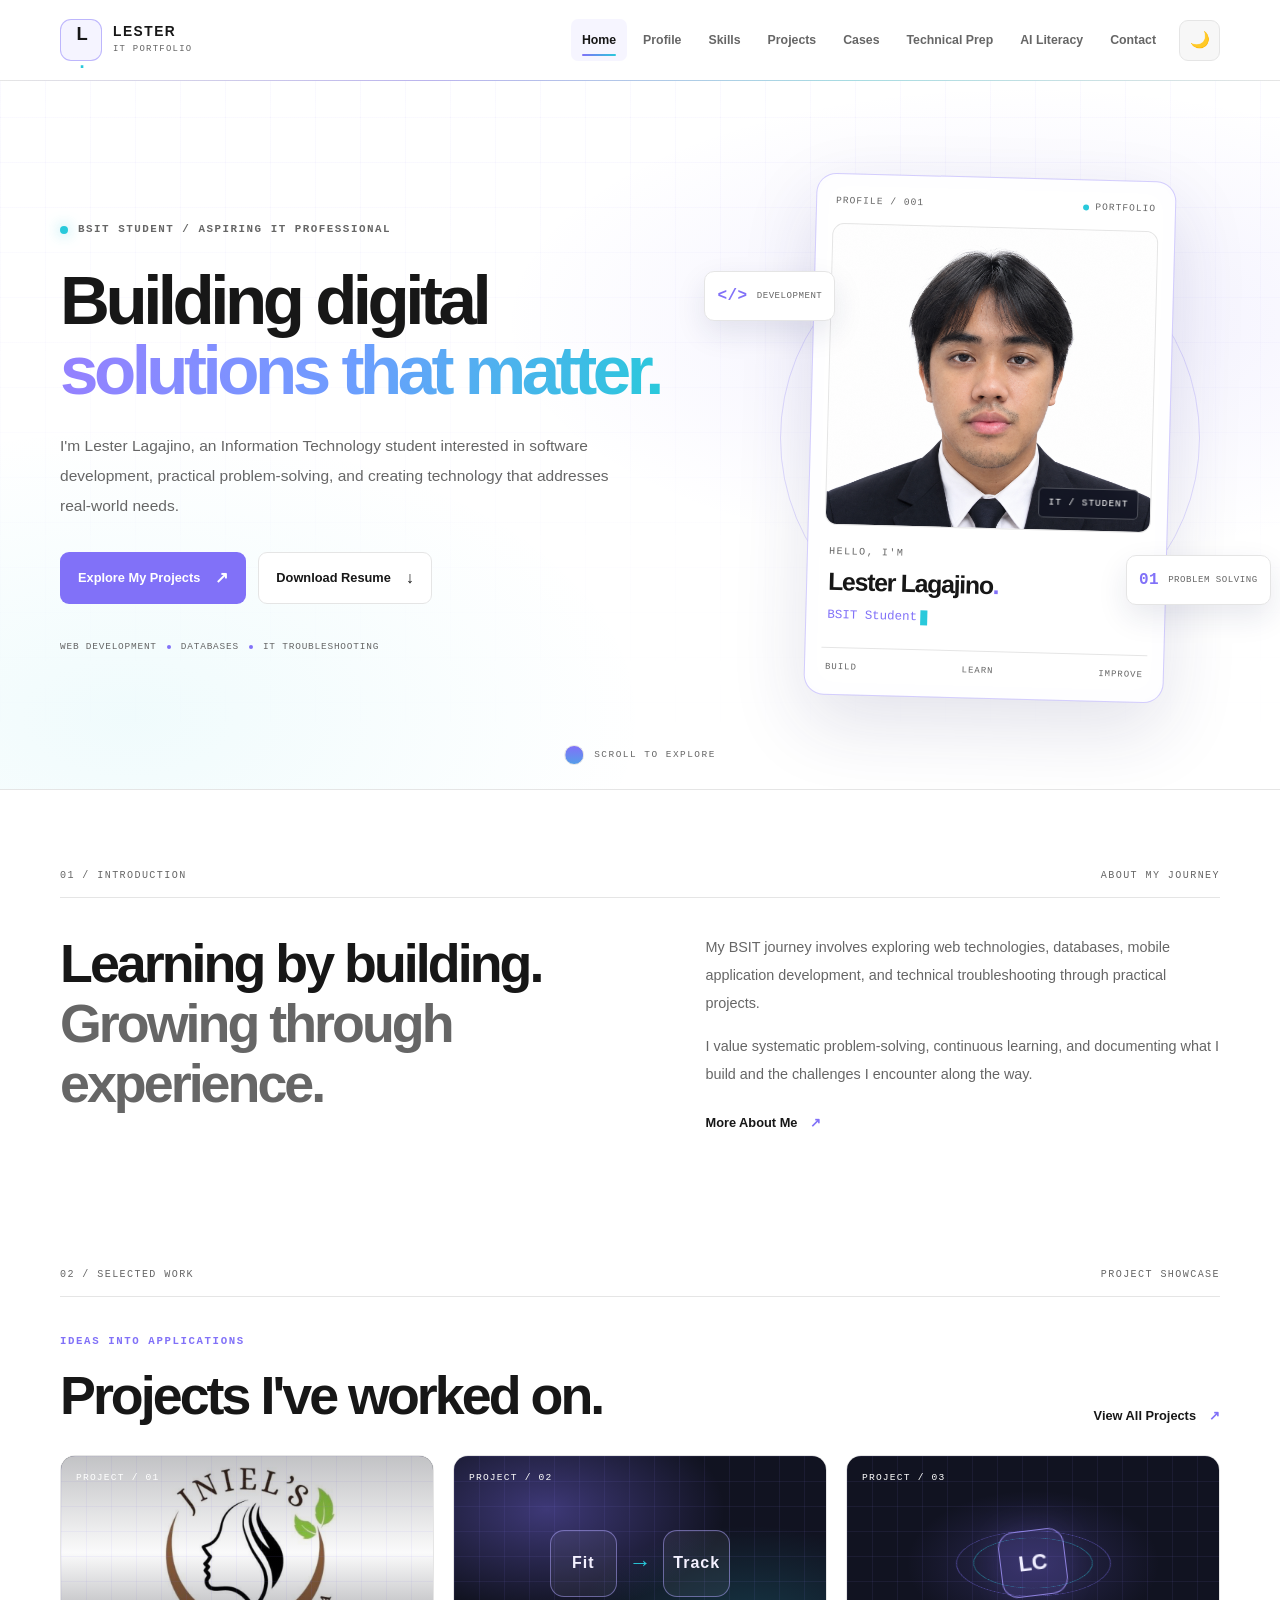
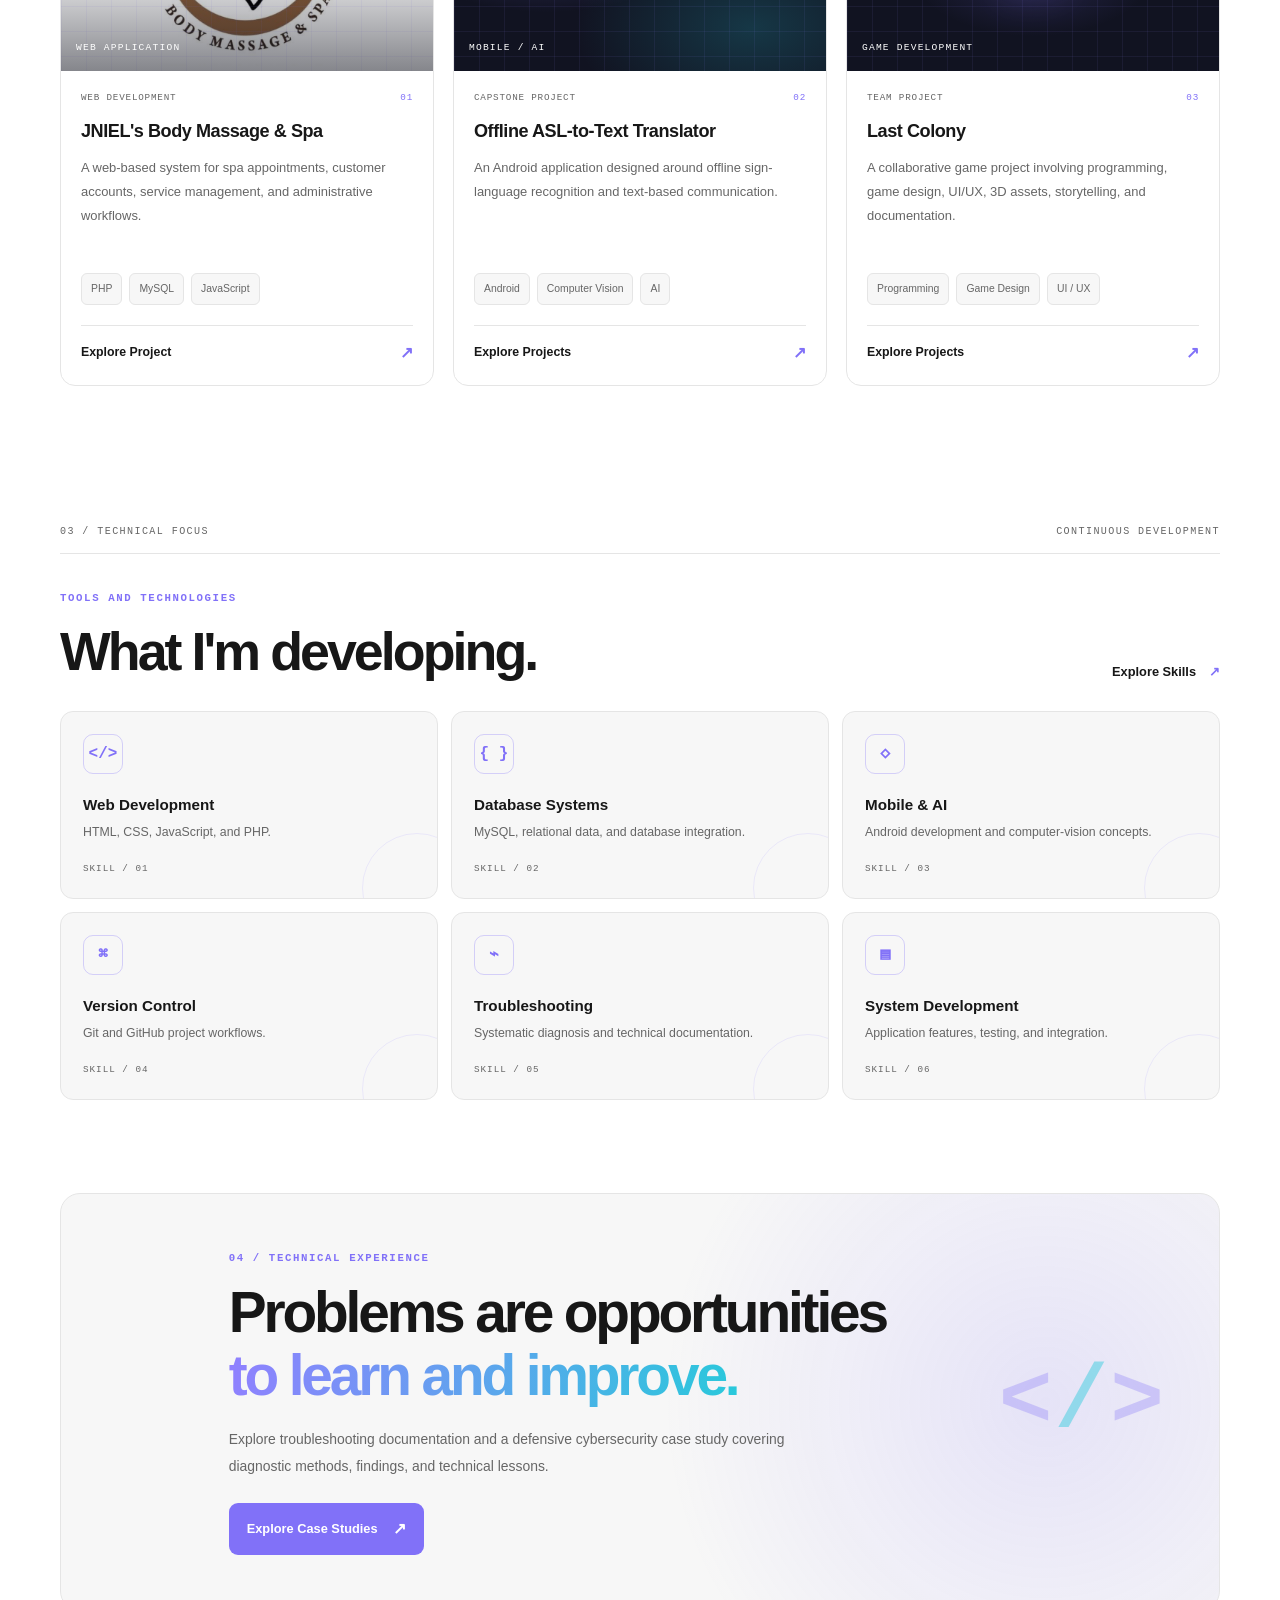
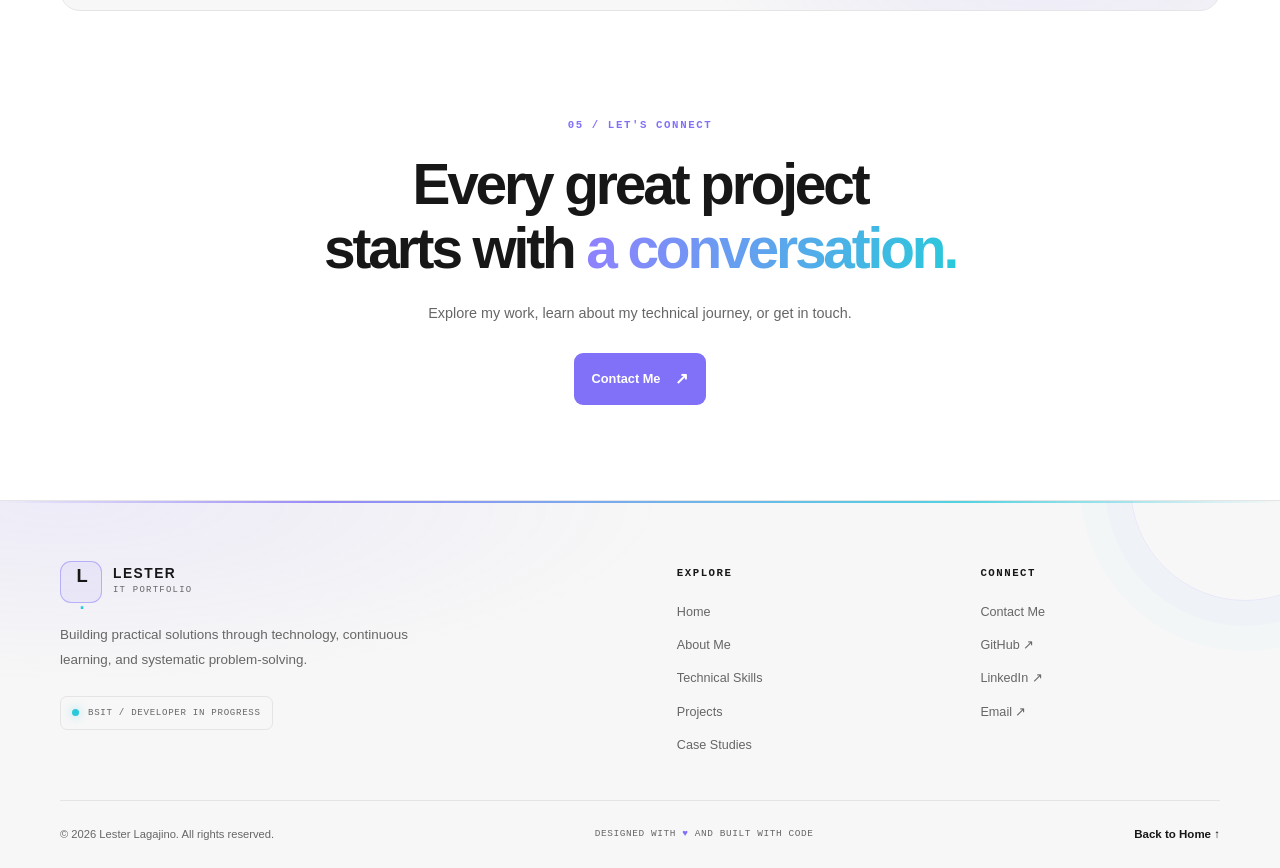
<file: index.html>
<!DOCTYPE html>
<html lang="en">
<head>
    <meta charset="UTF-8">

    <meta name="viewport" content="width=device-width, initial-scale=1.0">

    <title>Lester Lagajino | IT Portfolio</title>

    <!-- Bootstrap CSS -->
    <link
        href="https://cdn.jsdelivr.net/npm/bootstrap@5.3.3/dist/css/bootstrap.min.css"
        rel="stylesheet"
    >

    <!-- Custom CSS -->
    <link rel="stylesheet" href="css/index.css">
    <link rel="stylesheet" href="css/load.css">
</head>

<body>

<div id="header"></div>

<!-- =========================
     HERO SECTION
========================= -->


<main class="home-page">

    <!-- HERO -->
    <section class="home-hero reveal">
        <div class="home-hero-grid" aria-hidden="true"></div>

        <div class="home-hero-inner">

            <div class="home-hero-copy">

                <p class="home-kicker">
                    <span class="home-pulse"></span>
                    BSIT STUDENT / ASPIRING IT PROFESSIONAL
                </p>

                <h1>
                    Building digital<br>
                    <span class="home-gradient">solutions that matter.</span>
                </h1>

                <p class="home-description">
                    I'm Lester Lagajino, an Information Technology
                    student interested in software development,
                    practical problem-solving, and creating
                    technology that addresses real-world needs.
                </p>

                <div class="home-actions">

                    <a href="projects.html"
                       class="home-btn home-btn-primary">
                        Explore My Projects <span>↗</span>
                    </a>

                    <a href="resume/resume.pdf"
                       class="home-btn home-btn-secondary"
                       download>
                        Download Resume <span>↓</span>
                    </a>

                </div>

                <div class="home-focus-line">
                    <span>WEB DEVELOPMENT</span>
                    <i></i>
                    <span>DATABASES</span>
                    <i></i>
                    <span>IT TROUBLESHOOTING</span>
                </div>

            </div>


            <!-- PROFILE VISUAL -->
            <div class="home-hero-visual">

                <div class="home-orbit home-orbit-one"></div>
                <div class="home-orbit home-orbit-two"></div>

                <div class="home-profile-card">

                    <div class="home-profile-top">
                        <span>PROFILE / 001</span>
                        <span class="home-profile-status">
                            <i></i> PORTFOLIO
                        </span>
                    </div>

                    <div class="home-profile-frame">

                        <img
                            id="profileImg"
                            src="images/profile.png"
                            alt="Portrait of Lester Lagajino"
                        >

                        <span class="home-photo-label">
                            IT / STUDENT
                        </span>

                    </div>

                    <div class="home-profile-info">
                        <p>HELLO, I'M</p>
                        <h2>Lester Lagajino<span>.</span></h2>
                        <div class="home-typing-line">
                            <span id="typeText">BSIT Student</span>
                            <span class="home-cursor"></span>
                        </div>
                    </div>

                    <div class="home-profile-bottom">
                        <span>BUILD</span>
                        <span>LEARN</span>
                        <span>IMPROVE</span>
                    </div>

                </div>

                <div class="home-float home-float-left">
                    <span class="home-float-icon">&lt;/&gt;</span>
                    <span>DEVELOPMENT</span>
                </div>

                <div class="home-float home-float-right">
                    <span class="home-float-icon">01</span>
                    <span>PROBLEM SOLVING</span>
                </div>

            </div>

        </div>

        <div class="home-scroll-cue">
            <span></span>
            SCROLL TO EXPLORE
        </div>

    </section>


    <!-- INTRODUCTION -->
    <section class="home-section home-about reveal">

        <div class="home-section-label">
            <span>01 / INTRODUCTION</span>
            <span>ABOUT MY JOURNEY</span>
        </div>

        <div class="home-about-grid">

            <h2>
                Learning by building.<br>
                <span>Growing through experience.</span>
            </h2>

            <div class="home-about-content">

                <p>
                    My BSIT journey involves exploring web technologies,
                    databases, mobile application development, and
                    technical troubleshooting through practical projects.
                </p>

                <p>
                    I value systematic problem-solving, continuous learning,
                    and documenting what I build and the challenges
                    I encounter along the way.
                </p>

                <a href="about.html" class="home-text-link">
                    More About Me <span>↗</span>
                </a>

            </div>

        </div>

    </section>


    <!-- FEATURED PROJECTS -->
    <section class="home-section home-projects reveal" id="homeProjects">

        <div class="home-section-label">
            <span>02 / SELECTED WORK</span>
            <span>PROJECT SHOWCASE</span>
        </div>

        <div class="home-section-heading">

            <div>
                <p class="home-eyebrow">IDEAS INTO APPLICATIONS</p>
                <h2>Projects I've <span>worked on.</span></h2>
            </div>

            <a href="projects.html" class="home-text-link">
                View All Projects <span>↗</span>
            </a>

        </div>


        <div class="home-project-grid">

            <!-- PROJECT 01 -->
            <article class="home-project-card">

                <div class="home-project-media home-media-spa">

                    <img
                        src="images/project-1.jpg"
                        alt="JNIEL's Body Massage and Spa appointment management system"
                        loading="lazy"
                    >

                    <span class="home-project-number">PROJECT / 01</span>

                    <span class="home-project-media-label">
                        WEB APPLICATION
                    </span>

                </div>

                <div class="home-project-body">

                    <div class="home-project-category">
                        <span>WEB DEVELOPMENT</span>
                        <span>01</span>
                    </div>

                    <h3>JNIEL's Body Massage &amp; Spa</h3>

                    <p>
                        A web-based system for spa appointments,
                        customer accounts, service management,
                        and administrative workflows.
                    </p>

                    <div class="home-tech-tags">
                        <span>PHP</span>
                        <span>MySQL</span>
                        <span>JavaScript</span>
                    </div>

                    <a href="project-spa.html" class="home-project-link">
                        Explore Project <span>↗</span>
                    </a>

                </div>

            </article>


            <!-- PROJECT 02 -->
            <article class="home-project-card">

                <div class="home-project-media home-media-asl">

                    <span class="home-project-number">PROJECT / 02</span>

                    <div class="home-asl-visual">
                        <span>Fit</span>
                        <span class="home-asl-arrow">→</span>
                        <span>Track</span>
                    </div>

                    <span class="home-project-media-label">
                        MOBILE / AI
                    </span>

                </div>

                <div class="home-project-body">

                    <div class="home-project-category">
                        <span>CAPSTONE PROJECT</span>
                        <span>02</span>
                    </div>

                    <h3>Offline ASL-to-Text Translator</h3>

                    <p>
                        An Android application designed around
                        offline sign-language recognition and
                        text-based communication.
                    </p>

                    <div class="home-tech-tags">
                        <span>Android</span>
                        <span>Computer Vision</span>
                        <span>AI</span>
                    </div>

                    <a href="projects.html" class="home-project-link">
                        Explore Projects <span>↗</span>
                    </a>

                </div>

            </article>


            <!-- PROJECT 03 -->
            <article class="home-project-card">

                <div class="home-project-media home-media-colony">

                    <span class="home-project-number">PROJECT / 03</span>

                    <div class="home-colony-orbit home-colony-orbit-one"></div>
                    <div class="home-colony-orbit home-colony-orbit-two"></div>
                    <div class="home-colony-core">LC</div>

                    <span class="home-project-media-label">
                        GAME DEVELOPMENT
                    </span>

                </div>

                <div class="home-project-body">

                    <div class="home-project-category">
                        <span>TEAM PROJECT</span>
                        <span>03</span>
                    </div>

                    <h3>Last Colony</h3>

                    <p>
                        A collaborative game project involving
                        programming, game design, UI/UX, 3D assets,
                        storytelling, and documentation.
                    </p>

                    <div class="home-tech-tags">
                        <span>Programming</span>
                        <span>Game Design</span>
                        <span>UI / UX</span>
                    </div>

                    <a href="projects.html" class="home-project-link">
                        Explore Projects <span>↗</span>
                    </a>

                </div>

            </article>

        </div>

    </section>


    <!-- TECHNICAL FOCUS -->
    <section class="home-section home-skills reveal">

        <div class="home-section-label">
            <span>03 / TECHNICAL FOCUS</span>
            <span>CONTINUOUS DEVELOPMENT</span>
        </div>

        <div class="home-section-heading">

            <div>
                <p class="home-eyebrow">TOOLS AND TECHNOLOGIES</p>
                <h2>What I'm <span>developing.</span></h2>
            </div>

            <a href="skills.html" class="home-text-link">
                Explore Skills <span>↗</span>
            </a>

        </div>


        <div class="home-skill-grid">

            <article class="home-skill-card">
                <span class="home-skill-symbol">&lt;/&gt;</span>
                <h3>Web Development</h3>
                <p>HTML, CSS, JavaScript, and PHP.</p>
                <span class="home-skill-index">SKILL / 01</span>
            </article>

            <article class="home-skill-card">
                <span class="home-skill-symbol">{ }</span>
                <h3>Database Systems</h3>
                <p>MySQL, relational data, and database integration.</p>
                <span class="home-skill-index">SKILL / 02</span>
            </article>

            <article class="home-skill-card">
                <span class="home-skill-symbol">◇</span>
                <h3>Mobile &amp; AI</h3>
                <p>Android development and computer-vision concepts.</p>
                <span class="home-skill-index">SKILL / 03</span>
            </article>

            <article class="home-skill-card">
                <span class="home-skill-symbol">⌘</span>
                <h3>Version Control</h3>
                <p>Git and GitHub project workflows.</p>
                <span class="home-skill-index">SKILL / 04</span>
            </article>

            <article class="home-skill-card">
                <span class="home-skill-symbol">⌁</span>
                <h3>Troubleshooting</h3>
                <p>Systematic diagnosis and technical documentation.</p>
                <span class="home-skill-index">SKILL / 05</span>
            </article>

            <article class="home-skill-card">
                <span class="home-skill-symbol">▤</span>
                <h3>System Development</h3>
                <p>Application features, testing, and integration.</p>
                <span class="home-skill-index">SKILL / 06</span>
            </article>

        </div>

    </section>


    <!-- PROBLEM SOLVING -->
    <section class="home-case-banner reveal">

        <div class="home-case-glow"></div>

        <div class="home-case-content">

            <p class="home-eyebrow">04 / TECHNICAL EXPERIENCE</p>

            <h2>
                Problems are opportunities<br>
                <span>to learn and improve.</span>
            </h2>

            <p>
                Explore troubleshooting documentation and a defensive
                cybersecurity case study covering diagnostic methods,
                findings, and technical lessons.
            </p>

            <a href="problem-solving.html"
               class="home-btn home-btn-primary">
                Explore Case Studies <span>↗</span>
            </a>

        </div>

        <div class="home-case-decoration" aria-hidden="true">
            <span>&lt;</span>
            <span>/</span>
            <span>&gt;</span>
        </div>

    </section>


    <!-- CONTACT -->
    <section class="home-contact reveal">

        <p class="home-eyebrow">05 / LET'S CONNECT</p>

        <h2>
            Every great project<br>
            starts with <span>a conversation.</span>
        </h2>

        <p>
            Explore my work, learn about my technical journey,
            or get in touch.
        </p>

        <a href="contact.html" class="home-btn home-btn-primary">
            Contact Me <span>↗</span>
        </a>

    </section>

</main>



    <div id="footer"></div>


<!-- Bootstrap JavaScript -->
<script src="https://cdn.jsdelivr.net/npm/bootstrap@5.3.3/dist/js/bootstrap.bundle.min.js"></script>

<!-- Main JavaScript -->
<script src="js/script.js"></script>

<!-- Shared Components -->
<script>
async function loadPart(id, file) {
    const container = document.getElementById(id);

    if (!container) {
        console.error("Component container not found:", id);
        return;
    }

    try {
        const response = await fetch(file);

        if (!response.ok) {
            throw new Error(
                `Failed to load ${file}: ${response.status}`
            );
        }

        container.innerHTML = await response.text();

        document.dispatchEvent(
            new CustomEvent("componentLoaded", {
                detail: { id: id }
            })
        );

        console.log("Component loaded:", file);
    } catch (error) {
        console.error("Component loading failed:", error);
    }
}

loadPart("header", "./includes/header.html");
loadPart("footer", "./includes/footer.html");
</script>


</body>
</html>
</file>
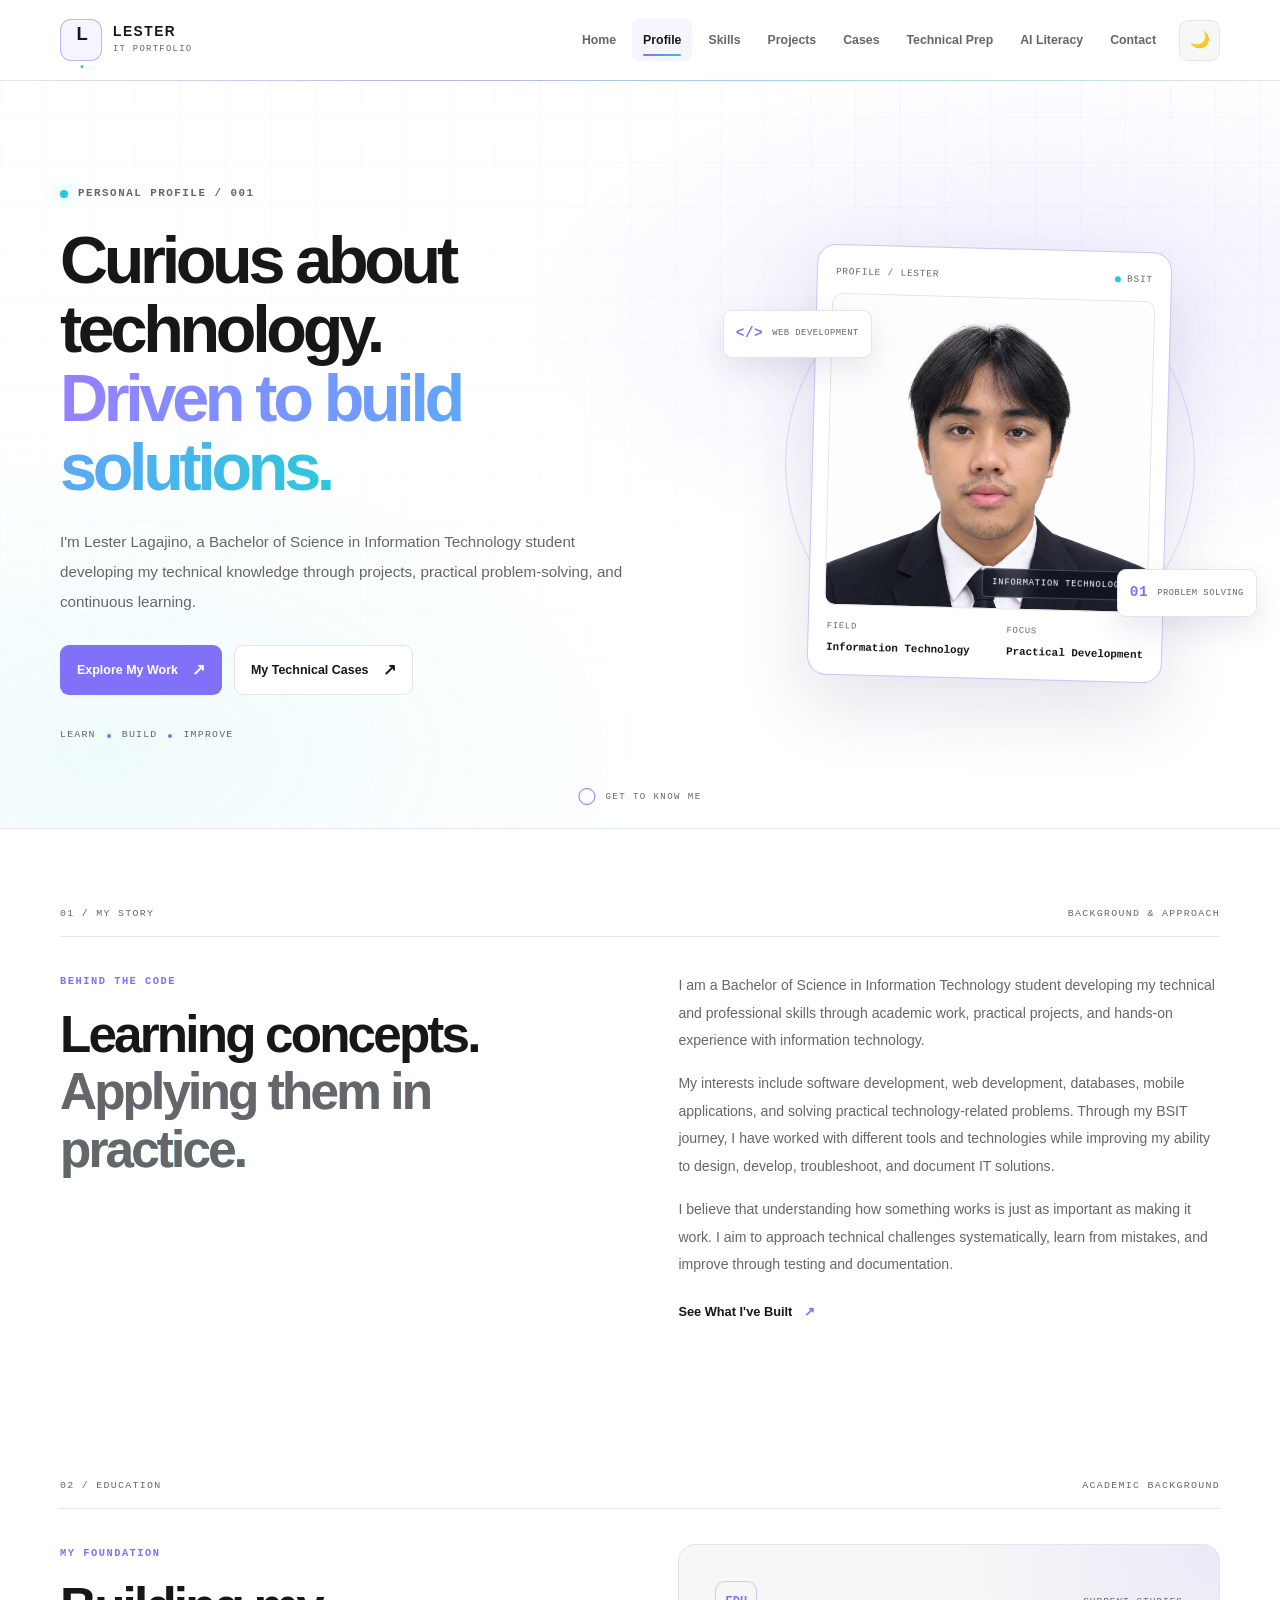
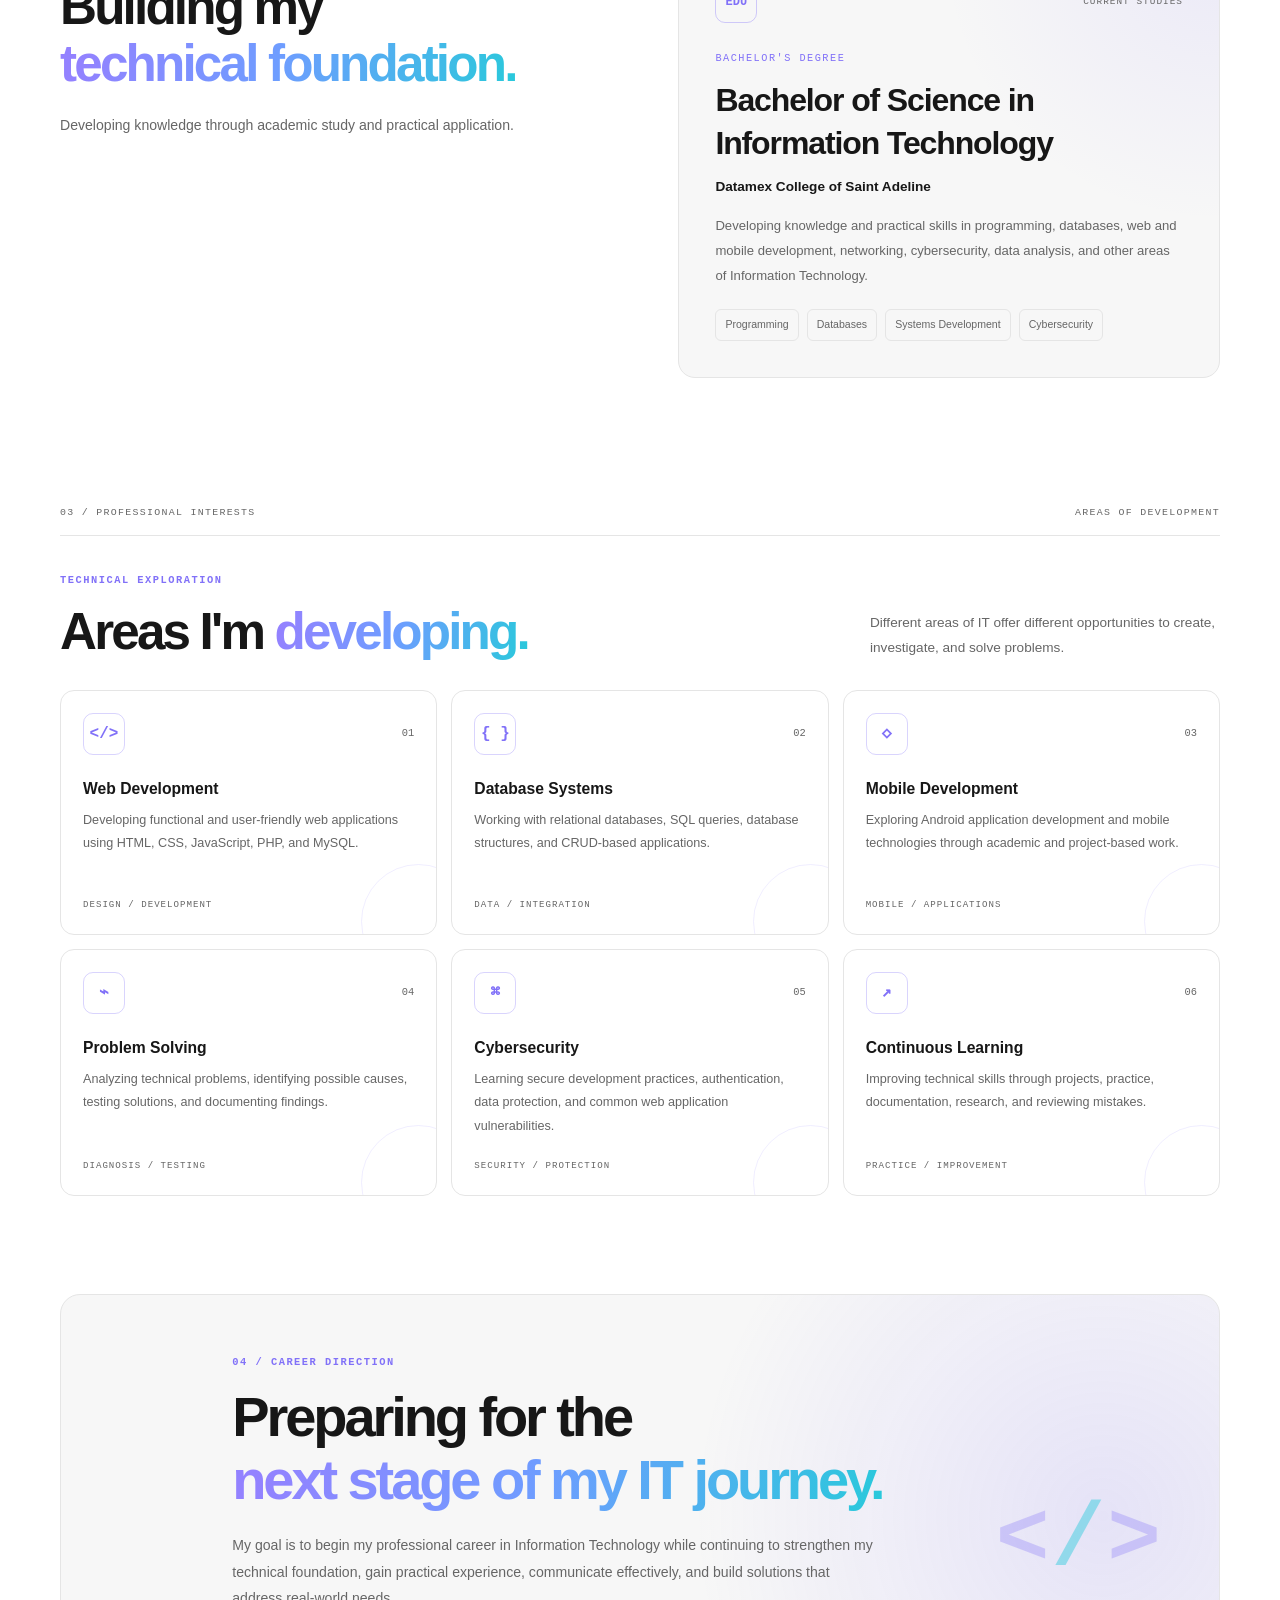
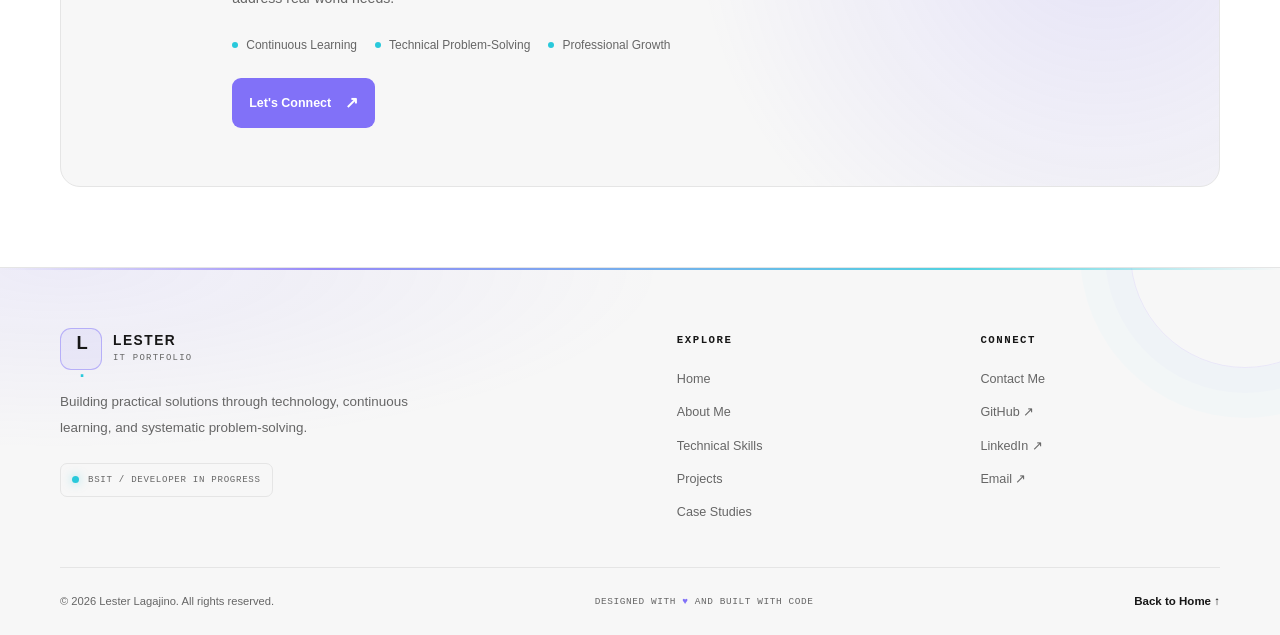
<file: about.html>
<!DOCTYPE html>
<html lang="en">
<head>
    <meta charset="UTF-8">

    <meta name="viewport" content="width=device-width, initial-scale=1.0">

    <title>About Me | Lester Lagajino</title>

    <!-- Bootstrap CSS -->
    <link
        href="https://cdn.jsdelivr.net/npm/bootstrap@5.3.3/dist/css/bootstrap.min.css"
        rel="stylesheet"
    >

    <!-- Custom CSS -->
    <link rel="stylesheet" href="css/about.css">
    <link rel="stylesheet" href="css/load.css">
</head>

<body>
    <div id="header"></div>

<!-- =========================
     ABOUT / PROFESSIONAL PROFILE
========================= -->


<main class="about-page">

    <!-- HERO / PERSONAL INTRODUCTION -->
    <section class="about-hero reveal">

        <div class="about-grid" aria-hidden="true"></div>

        <div class="about-hero-inner">

            <div class="about-hero-copy">

                <p class="about-eyebrow">
                    <span class="about-pulse"></span>
                    PERSONAL PROFILE / 001
                </p>

                <h1>
                    Curious about technology.<br>
                    <span>Driven to build solutions.</span>
                </h1>

                <p class="about-lead">
                    I'm Lester Lagajino, a Bachelor of Science in
                    Information Technology student developing my
                    technical knowledge through projects, practical
                    problem-solving, and continuous learning.
                </p>

                <div class="about-actions">

                    <a href="projects.html"
                       class="about-btn about-btn-primary">
                        Explore My Work <span>↗</span>
                    </a>

                    <a href="problem-solving.html"
                       class="about-btn about-btn-secondary">
                        My Technical Cases <span>↗</span>
                    </a>

                </div>

                <div class="about-values">
                    <span>LEARN</span>
                    <i></i>
                    <span>BUILD</span>
                    <i></i>
                    <span>IMPROVE</span>
                </div>

            </div>


            <!-- PROFILE VISUAL -->
            <div class="about-visual">

                <div class="about-orbit about-orbit-one"></div>
                <div class="about-orbit about-orbit-two"></div>

                <div class="about-photo-card">

                    <div class="about-photo-top">
                        <span>PROFILE / LESTER</span>
                        <span class="about-photo-status">
                            <i></i> BSIT
                        </span>
                    </div>

                    <div class="about-photo-frame">

                        <img
                            src="images/profile.png"
                            alt="Portrait of Lester Lagajino"
                        >

                        <span class="about-photo-label">
                            INFORMATION TECHNOLOGY
                        </span>

                    </div>

                    <div class="about-photo-bottom">
                        <div>
                            <span>FIELD</span>
                            <strong>Information Technology</strong>
                        </div>

                        <div>
                            <span>FOCUS</span>
                            <strong>Practical Development</strong>
                        </div>
                    </div>

                </div>

                <div class="about-float about-float-one">
                    <span>&lt;/&gt;</span>
                    WEB DEVELOPMENT
                </div>

                <div class="about-float about-float-two">
                    <span>01</span>
                    PROBLEM SOLVING
                </div>

            </div>

        </div>

        <div class="about-scroll">
            <span></span>
            GET TO KNOW ME
        </div>

    </section>


    <!-- PERSONAL STORY -->
    <section class="about-section about-story reveal">

        <div class="about-section-label">
            <span>01 / MY STORY</span>
            <span>BACKGROUND &amp; APPROACH</span>
        </div>

        <div class="about-story-grid">

            <div class="about-story-heading">

                <p class="about-section-kicker">
                    BEHIND THE CODE
                </p>

                <h2>
                    Learning concepts.<br>
                    <span>Applying them in practice.</span>
                </h2>

            </div>

            <div class="about-story-content">

                <p>
                    I am a Bachelor of Science in Information
                    Technology student developing my technical
                    and professional skills through academic work,
                    practical projects, and hands-on experience
                    with information technology.
                </p>

                <p>
                    My interests include software development,
                    web development, databases, mobile applications,
                    and solving practical technology-related problems.
                    Through my BSIT journey, I have worked with
                    different tools and technologies while improving
                    my ability to design, develop, troubleshoot,
                    and document IT solutions.
                </p>

                <p>
                    I believe that understanding how something works
                    is just as important as making it work. I aim to
                    approach technical challenges systematically,
                    learn from mistakes, and improve through testing
                    and documentation.
                </p>

                <a href="projects.html" class="about-text-link">
                    See What I've Built <span>↗</span>
                </a>

            </div>

        </div>

    </section>


    <!-- EDUCATION -->
    <section class="about-section about-education reveal">

        <div class="about-section-label">
            <span>02 / EDUCATION</span>
            <span>ACADEMIC BACKGROUND</span>
        </div>

        <div class="about-education-grid">

            <div class="about-education-heading">

                <p class="about-section-kicker">
                    MY FOUNDATION
                </p>

                <h2>
                    Building my<br>
                    <span>technical foundation.</span>
                </h2>

                <p>
                    Developing knowledge through academic study
                    and practical application.
                </p>

            </div>

            <article class="about-education-card">

                <div class="about-education-top">
                    <span class="about-education-icon">EDU</span>
                    <span class="about-education-status">
                        CURRENT STUDIES
                    </span>
                </div>

                <p class="about-education-period">
                    BACHELOR'S DEGREE
                </p>

                <h3>
                    Bachelor of Science in<br>
                    Information Technology
                </h3>

                <p class="about-school">
                    Datamex College of Saint Adeline
                </p>

                <p class="about-education-description">
                    Developing knowledge and practical skills in
                    programming, databases, web and mobile development,
                    networking, cybersecurity, data analysis, and
                    other areas of Information Technology.
                </p>

                <div class="about-education-tags">
                    <span>Programming</span>
                    <span>Databases</span>
                    <span>Systems Development</span>
                    <span>Cybersecurity</span>
                </div>

            </article>

        </div>

    </section>


    <!-- PROFESSIONAL INTERESTS -->
    <section class="about-section about-interests reveal">

        <div class="about-section-label">
            <span>03 / PROFESSIONAL INTERESTS</span>
            <span>AREAS OF DEVELOPMENT</span>
        </div>

        <div class="about-section-heading">

            <div>
                <p class="about-section-kicker">
                    TECHNICAL EXPLORATION
                </p>

                <h2>
                    Areas I'm <span>developing.</span>
                </h2>
            </div>

            <p>
                Different areas of IT offer different opportunities
                to create, investigate, and solve problems.
            </p>

        </div>


        <div class="about-interest-grid">

            <article class="about-interest-card">

                <div class="about-interest-top">
                    <span class="about-interest-icon">&lt;/&gt;</span>
                    <span class="about-interest-number">01</span>
                </div>

                <h3>Web Development</h3>

                <p>
                    Developing functional and user-friendly web
                    applications using HTML, CSS, JavaScript,
                    PHP, and MySQL.
                </p>

                <span class="about-interest-foot">
                    DESIGN / DEVELOPMENT
                </span>

            </article>


            <article class="about-interest-card">

                <div class="about-interest-top">
                    <span class="about-interest-icon">{ }</span>
                    <span class="about-interest-number">02</span>
                </div>

                <h3>Database Systems</h3>

                <p>
                    Working with relational databases, SQL queries,
                    database structures, and CRUD-based applications.
                </p>

                <span class="about-interest-foot">
                    DATA / INTEGRATION
                </span>

            </article>


            <article class="about-interest-card">

                <div class="about-interest-top">
                    <span class="about-interest-icon">◇</span>
                    <span class="about-interest-number">03</span>
                </div>

                <h3>Mobile Development</h3>

                <p>
                    Exploring Android application development and
                    mobile technologies through academic and
                    project-based work.
                </p>

                <span class="about-interest-foot">
                    MOBILE / APPLICATIONS
                </span>

            </article>


            <article class="about-interest-card">

                <div class="about-interest-top">
                    <span class="about-interest-icon">⌁</span>
                    <span class="about-interest-number">04</span>
                </div>

                <h3>Problem Solving</h3>

                <p>
                    Analyzing technical problems, identifying
                    possible causes, testing solutions, and
                    documenting findings.
                </p>

                <span class="about-interest-foot">
                    DIAGNOSIS / TESTING
                </span>

            </article>


            <article class="about-interest-card">

                <div class="about-interest-top">
                    <span class="about-interest-icon">⌘</span>
                    <span class="about-interest-number">05</span>
                </div>

                <h3>Cybersecurity</h3>

                <p>
                    Learning secure development practices,
                    authentication, data protection, and common
                    web application vulnerabilities.
                </p>

                <span class="about-interest-foot">
                    SECURITY / PROTECTION
                </span>

            </article>


            <article class="about-interest-card">

                <div class="about-interest-top">
                    <span class="about-interest-icon">↗</span>
                    <span class="about-interest-number">06</span>
                </div>

                <h3>Continuous Learning</h3>

                <p>
                    Improving technical skills through projects,
                    practice, documentation, research, and
                    reviewing mistakes.
                </p>

                <span class="about-interest-foot">
                    PRACTICE / IMPROVEMENT
                </span>

            </article>

        </div>

    </section>


    <!-- CAREER DIRECTION -->
    <section class="about-career reveal">

        <div class="about-career-glow"></div>

        <div class="about-career-content">

            <p class="about-section-kicker">
                04 / CAREER DIRECTION
            </p>

            <h2>
                Preparing for the<br>
                <span>next stage of my IT journey.</span>
            </h2>

            <p>
                My goal is to begin my professional career in
                Information Technology while continuing to
                strengthen my technical foundation, gain practical
                experience, communicate effectively, and build
                solutions that address real-world needs.
            </p>

            <div class="about-career-values">

                <span>
                    <i></i>
                    Continuous Learning
                </span>

                <span>
                    <i></i>
                    Technical Problem-Solving
                </span>

                <span>
                    <i></i>
                    Professional Growth
                </span>

            </div>

            <a href="contact.html"
               class="about-btn about-btn-primary">
                Let's Connect <span>↗</span>
            </a>

        </div>

        <div class="about-career-symbol" aria-hidden="true">
            <span>&lt;</span>
            <span>/</span>
            <span>&gt;</span>
        </div>

    </section>

</main>



<div id="footer"></div>

    


<!-- Bootstrap JavaScript -->
<script src="https://cdn.jsdelivr.net/npm/bootstrap@5.3.3/dist/js/bootstrap.bundle.min.js"></script>

<!-- Main JavaScript -->
<script src="js/script.js"></script>

<!-- Shared Components -->
<script>
async function loadPart(id, file) {
    const container = document.getElementById(id);

    if (!container) {
        console.error("Component container not found:", id);
        return;
    }

    try {
        const response = await fetch(file);

        if (!response.ok) {
            throw new Error(
                `Failed to load ${file}: ${response.status}`
            );
        }

        container.innerHTML = await response.text();

        document.dispatchEvent(
            new CustomEvent("componentLoaded", {
                detail: { id: id }
            })
        );

        console.log("Component loaded:", file);
    } catch (error) {
        console.error("Component loading failed:", error);
    }
}

loadPart("header", "./includes/header.html");
loadPart("footer", "./includes/footer.html");
</script>

</body>
</html>
</file>
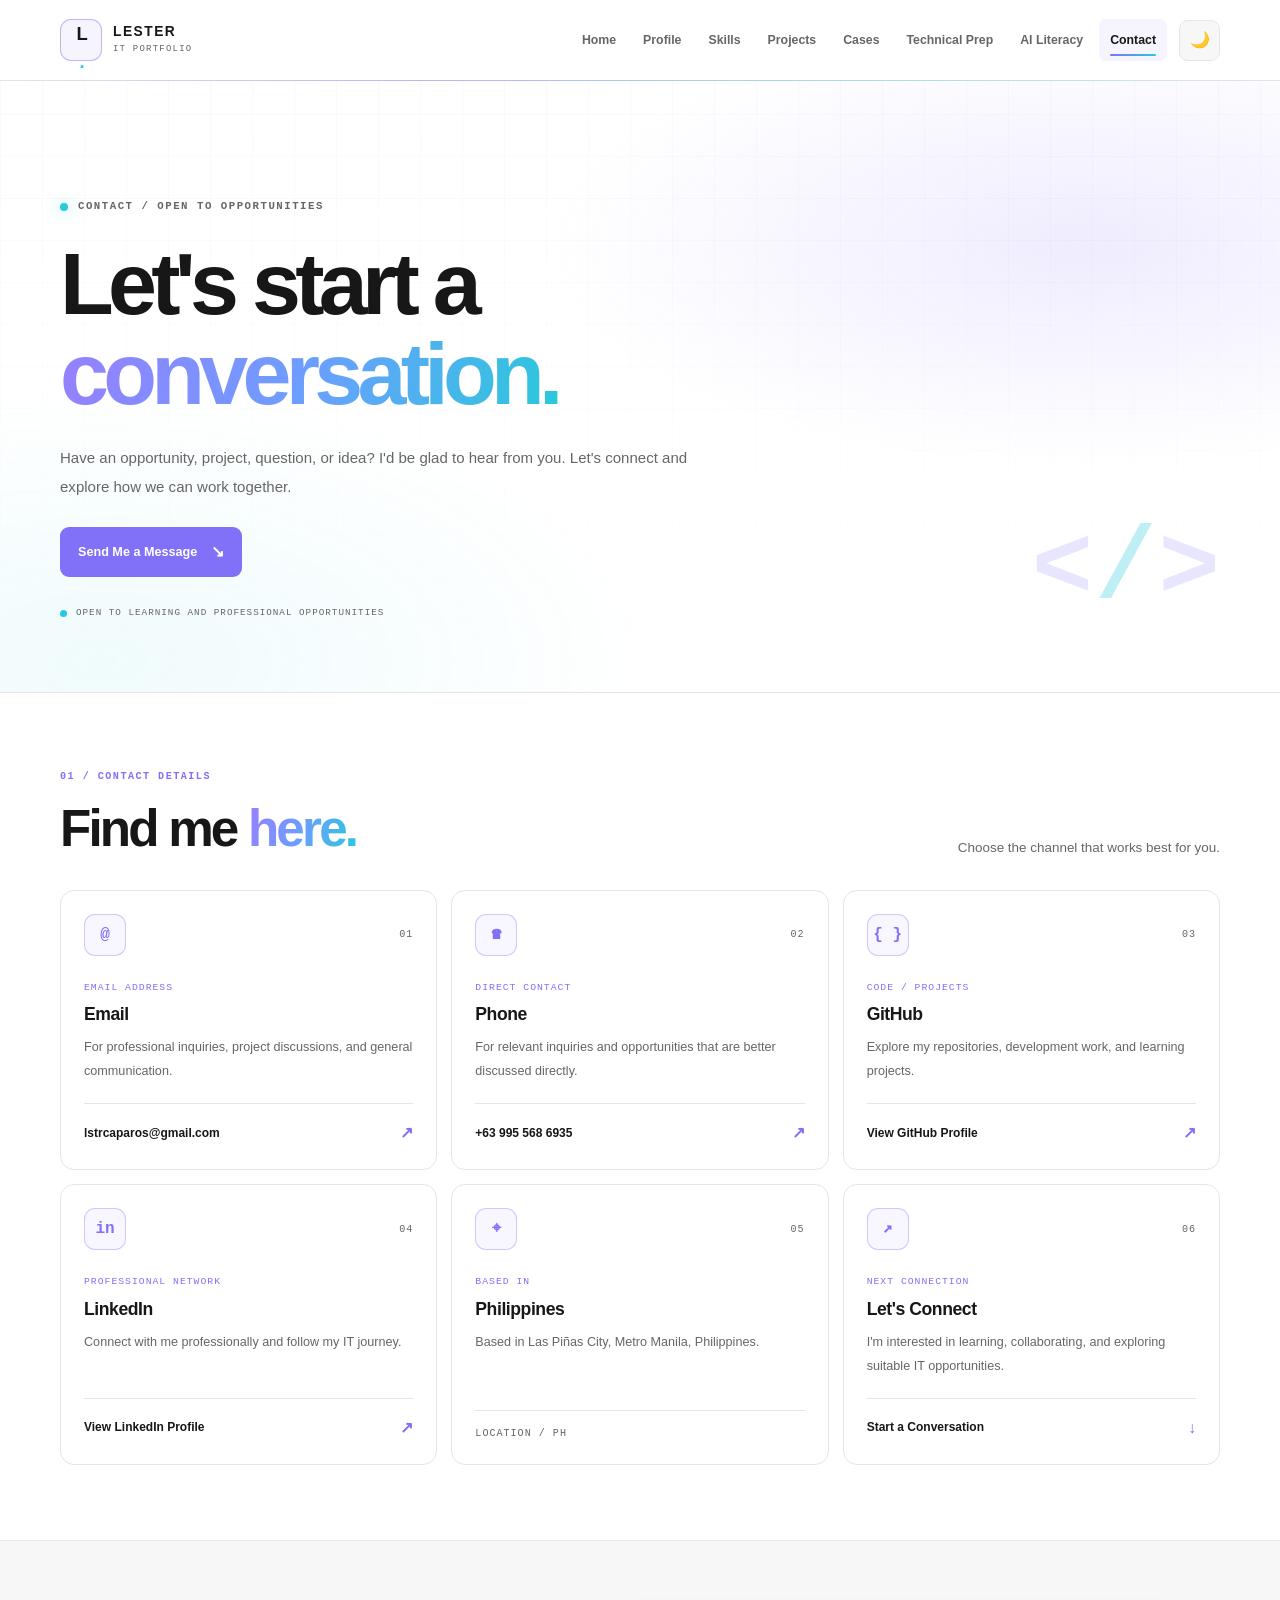
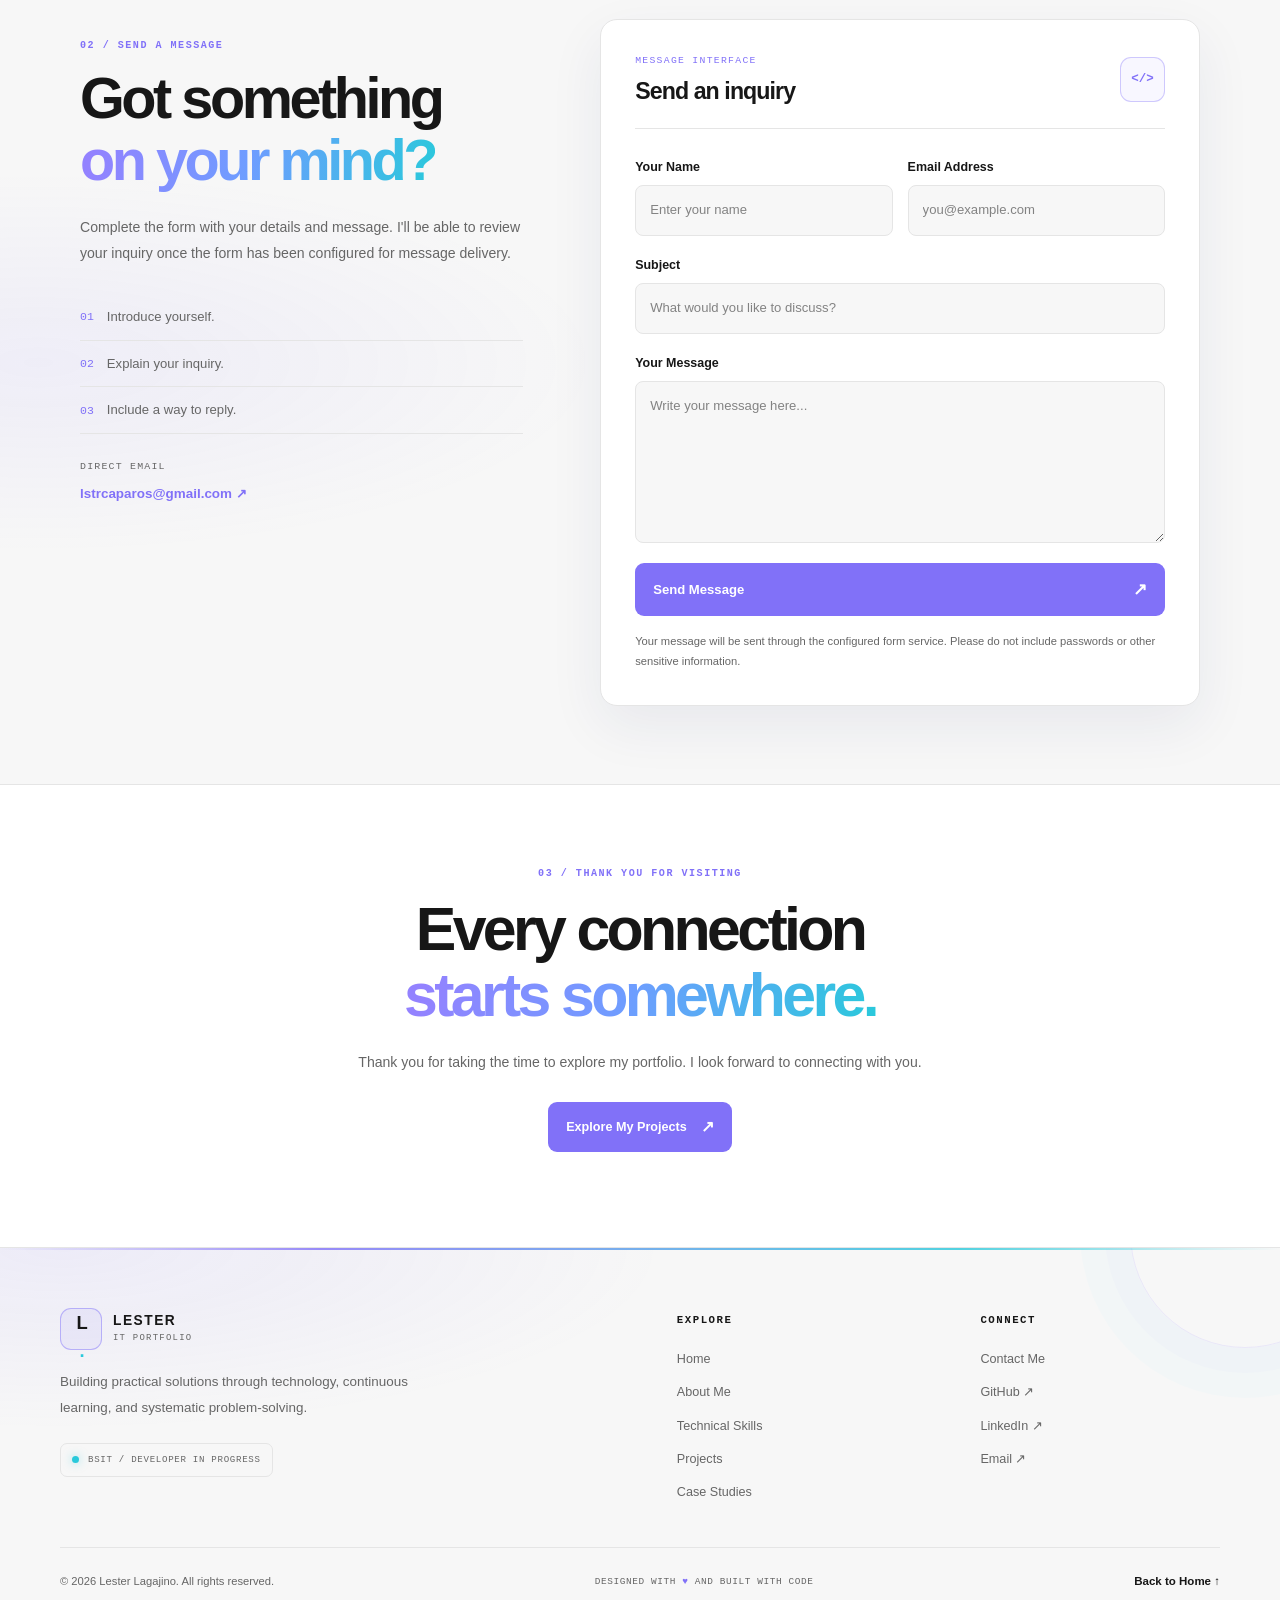
<file: contact.html>
<!DOCTYPE html>
<html lang="en">
<head>
    <meta charset="UTF-8">

    <meta name="viewport" content="width=device-width, initial-scale=1.0">

    <title>Contact | Lester Lagajino</title>

    <!-- Bootstrap CSS -->
    <link
        href="https://cdn.jsdelivr.net/npm/bootstrap@5.3.3/dist/css/bootstrap.min.css"
        rel="stylesheet"
    >

    <!-- Custom CSS -->
    <link rel="stylesheet" href="css/contact.css">
    <link rel="stylesheet" href="css/load.css">
</head>

<body>

    <div id="header"></div>



<main class="contact-page">

    <!-- HERO -->
    <section class="contact-hero reveal">

        <div class="contact-grid-bg" aria-hidden="true"></div>

        <div class="contact-hero-inner">

            <p class="contact-eyebrow">
                <span class="contact-pulse"></span>
                CONTACT / OPEN TO OPPORTUNITIES
            </p>

            <h1>
                Let's start a<br>
                <span>conversation.</span>
            </h1>

            <p class="contact-intro">
                Have an opportunity, project, question, or idea?
                I'd be glad to hear from you. Let's connect and
                explore how we can work together.
            </p>

            <a href="#contactForm" class="contact-btn contact-btn-primary">
                Send Me a Message <span>↘</span>
            </a>

            <div class="contact-availability">
                <span></span>
                OPEN TO LEARNING AND PROFESSIONAL OPPORTUNITIES
            </div>

        </div>

        <div class="contact-hero-decoration" aria-hidden="true">
            <span>&lt;</span>
            <span>/</span>
            <span>&gt;</span>
        </div>

    </section>


    <!-- CONTACT INFORMATION -->
    <section class="contact-section reveal">

        <div class="contact-section-head">
            <div>
                <p class="contact-section-kicker">01 / CONTACT DETAILS</p>
                <h2>Find me <span>here.</span></h2>
            </div>

            <p>
                Choose the channel that works best for you.
            </p>
        </div>


        <div class="contact-card-grid">

            <!-- EMAIL -->
            <article class="contact-card">

                <div class="contact-card-top">
                    <span class="contact-icon">@</span>
                    <span class="contact-card-number">01</span>
                </div>

                <p class="contact-card-label">EMAIL ADDRESS</p>
                <h3>Email</h3>

                <p class="contact-card-description">
                    For professional inquiries, project discussions,
                    and general communication.
                </p>

                <a class="contact-card-link"
                   href="mailto:lstrcaparos@gmail.com">
                    lstrcaparos@gmail.com <span>↗</span>
                </a>

            </article>


            <!-- PHONE -->
            <article class="contact-card">

                <div class="contact-card-top">
                    <span class="contact-icon">☎</span>
                    <span class="contact-card-number">02</span>
                </div>

                <p class="contact-card-label">DIRECT CONTACT</p>
                <h3>Phone</h3>

                <p class="contact-card-description">
                    For relevant inquiries and opportunities
                    that are better discussed directly.
                </p>

                <a class="contact-card-link"
                   href="tel:+639955686935">
                    +63 995 568 6935 <span>↗</span>
                </a>

            </article>


            <!-- GITHUB -->
            <article class="contact-card">

                <div class="contact-card-top">
                    <span class="contact-icon">{ }</span>
                    <span class="contact-card-number">03</span>
                </div>

                <p class="contact-card-label">CODE / PROJECTS</p>
                <h3>GitHub</h3>

                <p class="contact-card-description">
                    Explore my repositories, development work,
                    and learning projects.
                </p>

                <a class="contact-card-link"
                   href="https://github.com/Lesterrr-c"
                   target="_blank"
                   rel="noopener noreferrer">
                    View GitHub Profile <span>↗</span>
                </a>

            </article>


            <!-- LINKEDIN -->
            <article class="contact-card">

                <div class="contact-card-top">
                    <span class="contact-icon">in</span>
                    <span class="contact-card-number">04</span>
                </div>

                <p class="contact-card-label">PROFESSIONAL NETWORK</p>
                <h3>LinkedIn</h3>

                <p class="contact-card-description">
                    Connect with me professionally and follow
                    my IT journey.
                </p>

                <a class="contact-card-link"
                   href="https://www.linkedin.com/in/lester-lagajino-a10a17441"
                   target="_blank"
                   rel="noopener noreferrer">
                    View LinkedIn Profile <span>↗</span>
                </a>

            </article>


            <!-- LOCATION -->
            <article class="contact-card contact-location-card">

                <div class="contact-card-top">
                    <span class="contact-icon">⌖</span>
                    <span class="contact-card-number">05</span>
                </div>

                <p class="contact-card-label">BASED IN</p>
                <h3>Philippines</h3>

                <p class="contact-card-description">
                    Based in Las Piñas City, Metro Manila,
                    Philippines.
                </p>

                <span class="contact-location-note">
                    LOCATION / PH
                </span>

            </article>


            <!-- AVAILABILITY -->
            <article class="contact-card contact-availability-card">

                <div class="contact-card-top">
                    <span class="contact-icon">↗</span>
                    <span class="contact-card-number">06</span>
                </div>

                <p class="contact-card-label">NEXT CONNECTION</p>
                <h3>Let's Connect</h3>

                <p class="contact-card-description">
                    I'm interested in learning, collaborating,
                    and exploring suitable IT opportunities.
                </p>

                <a class="contact-card-link"
                   href="#contactForm">
                    Start a Conversation <span>↓</span>
                </a>

            </article>

        </div>

    </section>


    <!-- CONTACT FORM -->
    <section class="contact-form-section reveal" id="contactForm">

        <div class="contact-form-layout">

            <!-- FORM INTRO -->
            <div class="contact-form-info">

                <p class="contact-section-kicker">
                    02 / SEND A MESSAGE
                </p>

                <h2>
                    Got something<br>
                    <span>on your mind?</span>
                </h2>

                <p>
                    Complete the form with your details and message.
                    I'll be able to review your inquiry once the
                    form has been configured for message delivery.
                </p>

                <div class="contact-form-points">

                    <div>
                        <span>01</span>
                        <p>Introduce yourself.</p>
                    </div>

                    <div>
                        <span>02</span>
                        <p>Explain your inquiry.</p>
                    </div>

                    <div>
                        <span>03</span>
                        <p>Include a way to reply.</p>
                    </div>

                </div>

                <div class="contact-form-direct">
                    <span>DIRECT EMAIL</span>
                    <a href="mailto:lstrcaparos@gmail.com">
                        lstrcaparos@gmail.com ↗
                    </a>
                </div>

            </div>


            <!-- FORM -->
            <div class="contact-form-card">

                <div class="contact-form-card-head">
                    <div>
                        <span class="contact-form-card-kicker">
                            MESSAGE INTERFACE
                        </span>
                        <h3>Send an inquiry</h3>
                    </div>

                    <span class="contact-form-symbol">&lt;/&gt;</span>
                </div>

                <form
                    action="https://formspree.io/f/YOUR_FORM_ID"
                    method="POST"
                >

                    <div class="contact-form-row">

                        <div class="contact-field">
                            <label for="name">Your Name</label>

                            <input
                                type="text"
                                id="name"
                                name="name"
                                placeholder="Enter your name"
                                autocomplete="name"
                                maxlength="100"
                                required
                            >
                        </div>

                        <div class="contact-field">
                            <label for="email">Email Address</label>

                            <input
                                type="email"
                                id="email"
                                name="email"
                                placeholder="you@example.com"
                                autocomplete="email"
                                maxlength="254"
                                required
                            >
                        </div>

                    </div>


                    <div class="contact-field">
                        <label for="subject">Subject</label>

                        <input
                            type="text"
                            id="subject"
                            name="subject"
                            placeholder="What would you like to discuss?"
                            maxlength="150"
                            required
                        >
                    </div>


                    <div class="contact-field">
                        <label for="message">Your Message</label>

                        <textarea
                            id="message"
                            name="message"
                            rows="6"
                            placeholder="Write your message here..."
                            maxlength="5000"
                            required
                        ></textarea>
                    </div>


                    <button type="submit" class="contact-submit">
                        Send Message <span>↗</span>
                    </button>

                    <p class="contact-form-note">
                        Your message will be sent through the configured
                        form service. Please do not include passwords
                        or other sensitive information.
                    </p>

                </form>

            </div>

        </div>

    </section>


    <!-- CLOSING -->
    <section class="contact-closing reveal">

        <p class="contact-section-kicker">
            03 / THANK YOU FOR VISITING
        </p>

        <h2>
            Every connection<br>
            <span>starts somewhere.</span>
        </h2>

        <p>
            Thank you for taking the time to explore my portfolio.
            I look forward to connecting with you.
        </p>

        <a href="projects.html"
           class="contact-btn contact-btn-primary">
            Explore My Projects <span>↗</span>
        </a>

    </section>

</main>

<div id="footer"></div>


<!-- Bootstrap JavaScript -->
<script src="https://cdn.jsdelivr.net/npm/bootstrap@5.3.3/dist/js/bootstrap.bundle.min.js"></script>

<!-- Main JavaScript -->
<script src="js/script.js"></script>

<!-- Shared Components -->
<script>
async function loadPart(id, file) {
    const container = document.getElementById(id);

    if (!container) {
        console.error("Component container not found:", id);
        return;
    }

    try {
        const response = await fetch(file);

        if (!response.ok) {
            throw new Error(
                `Failed to load ${file}: ${response.status}`
            );
        }

        container.innerHTML = await response.text();

        document.dispatchEvent(
            new CustomEvent("componentLoaded", {
                detail: { id: id }
            })
        );

        console.log("Component loaded:", file);
    } catch (error) {
        console.error("Component loading failed:", error);
    }
}

loadPart("header", "./includes/header.html");
loadPart("footer", "./includes/footer.html");
</script>

</body>
</html>
</file>
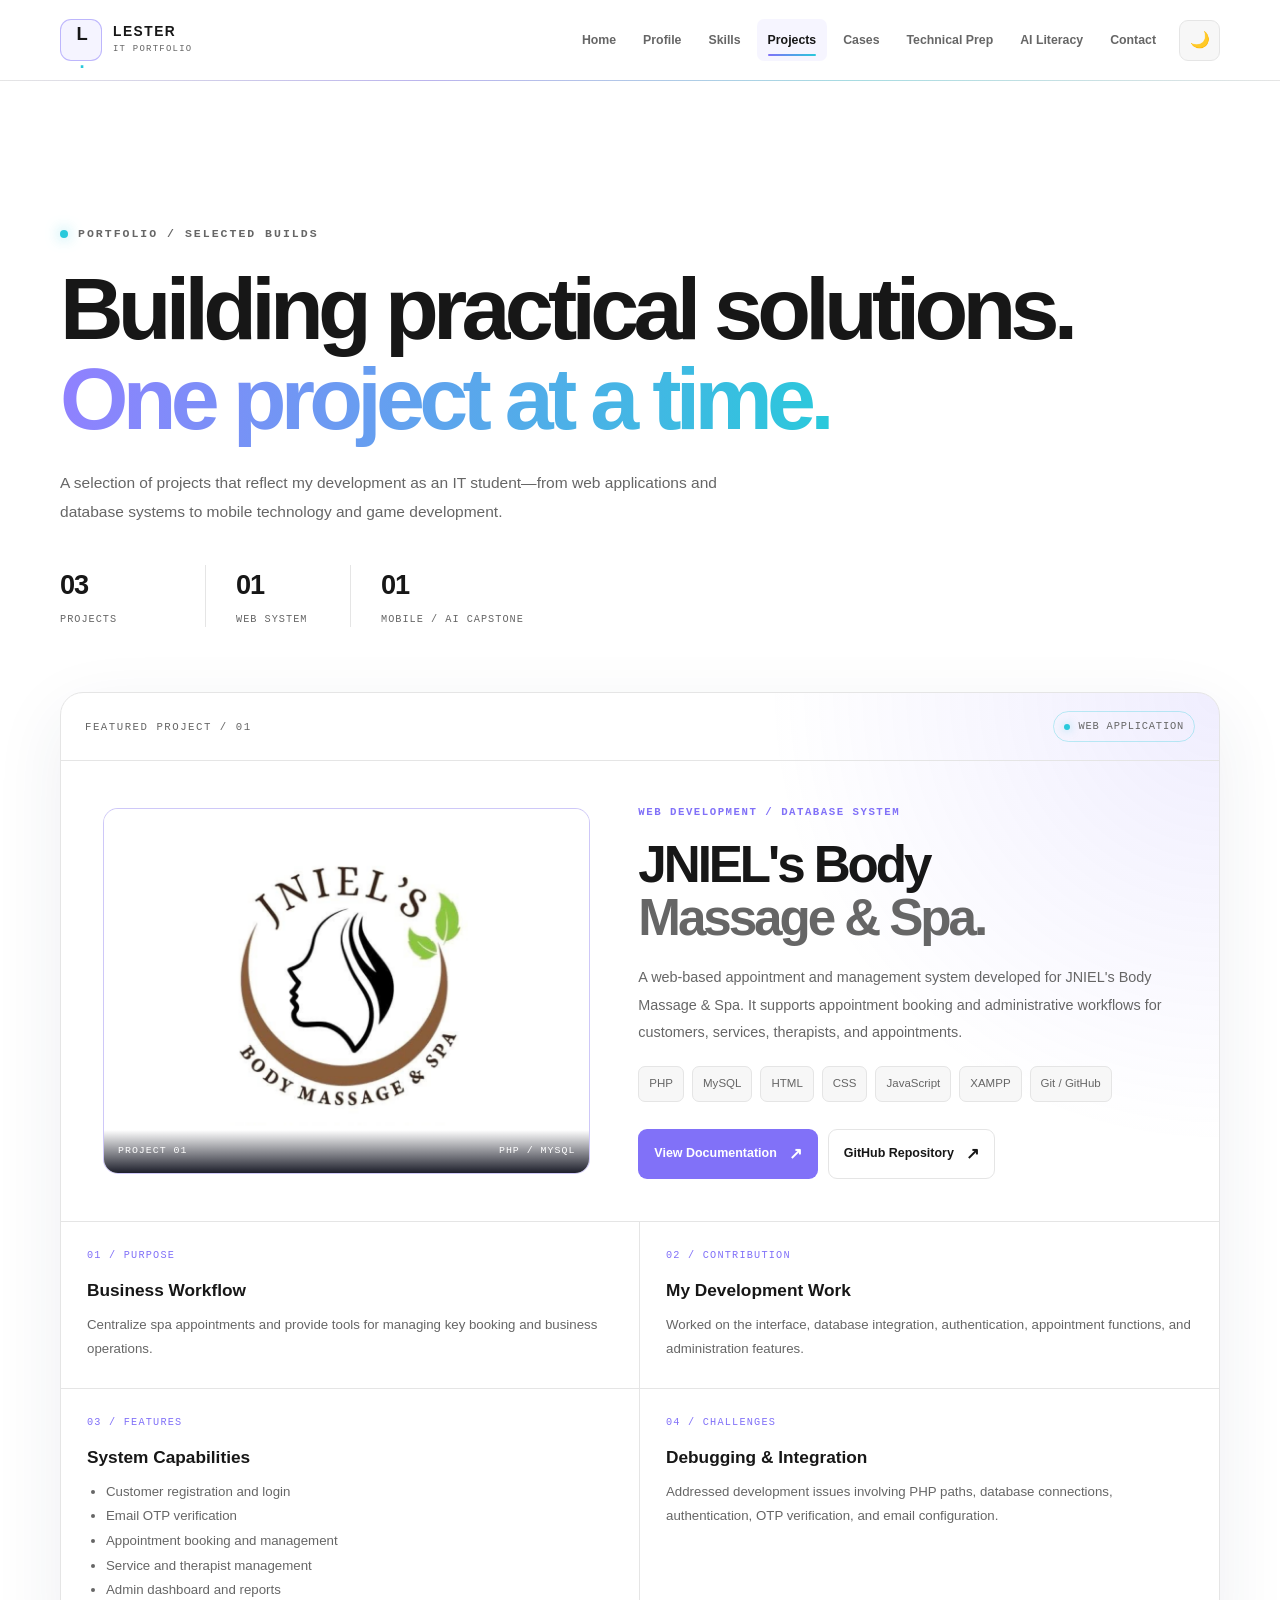
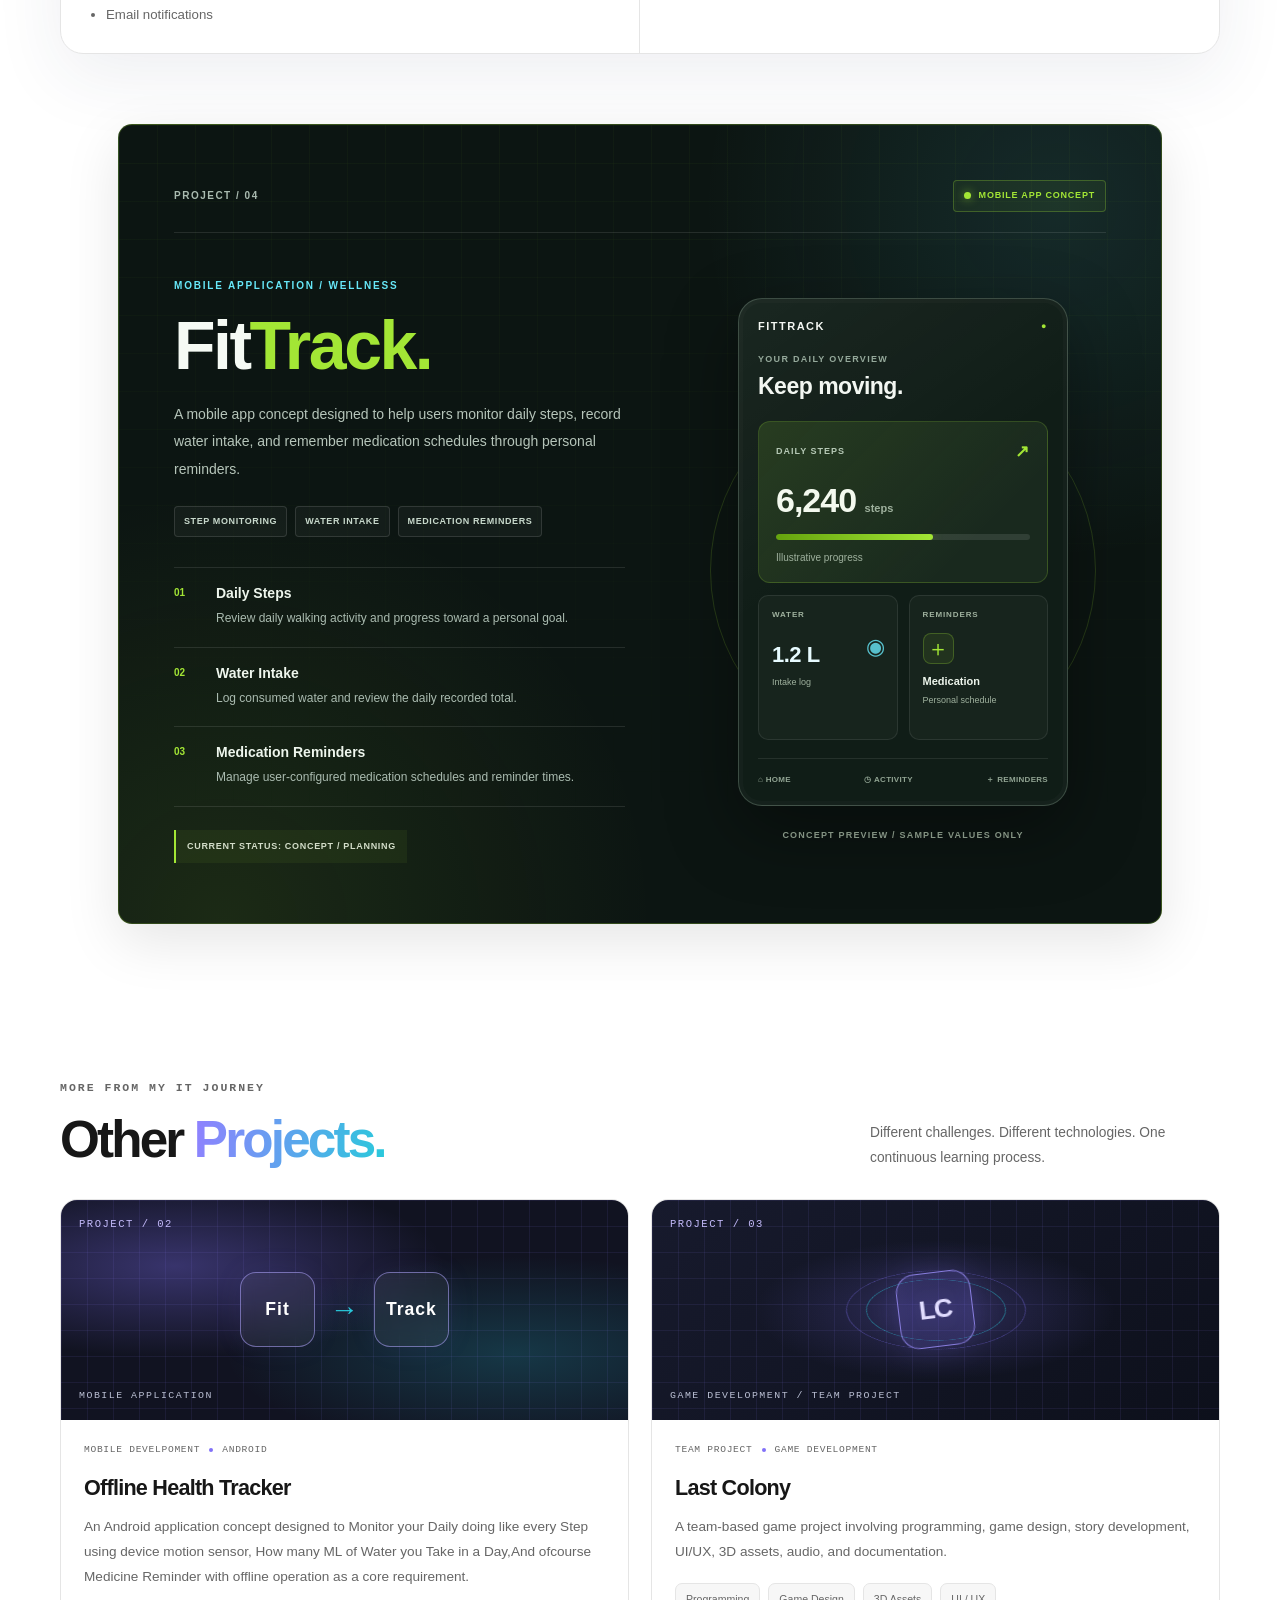
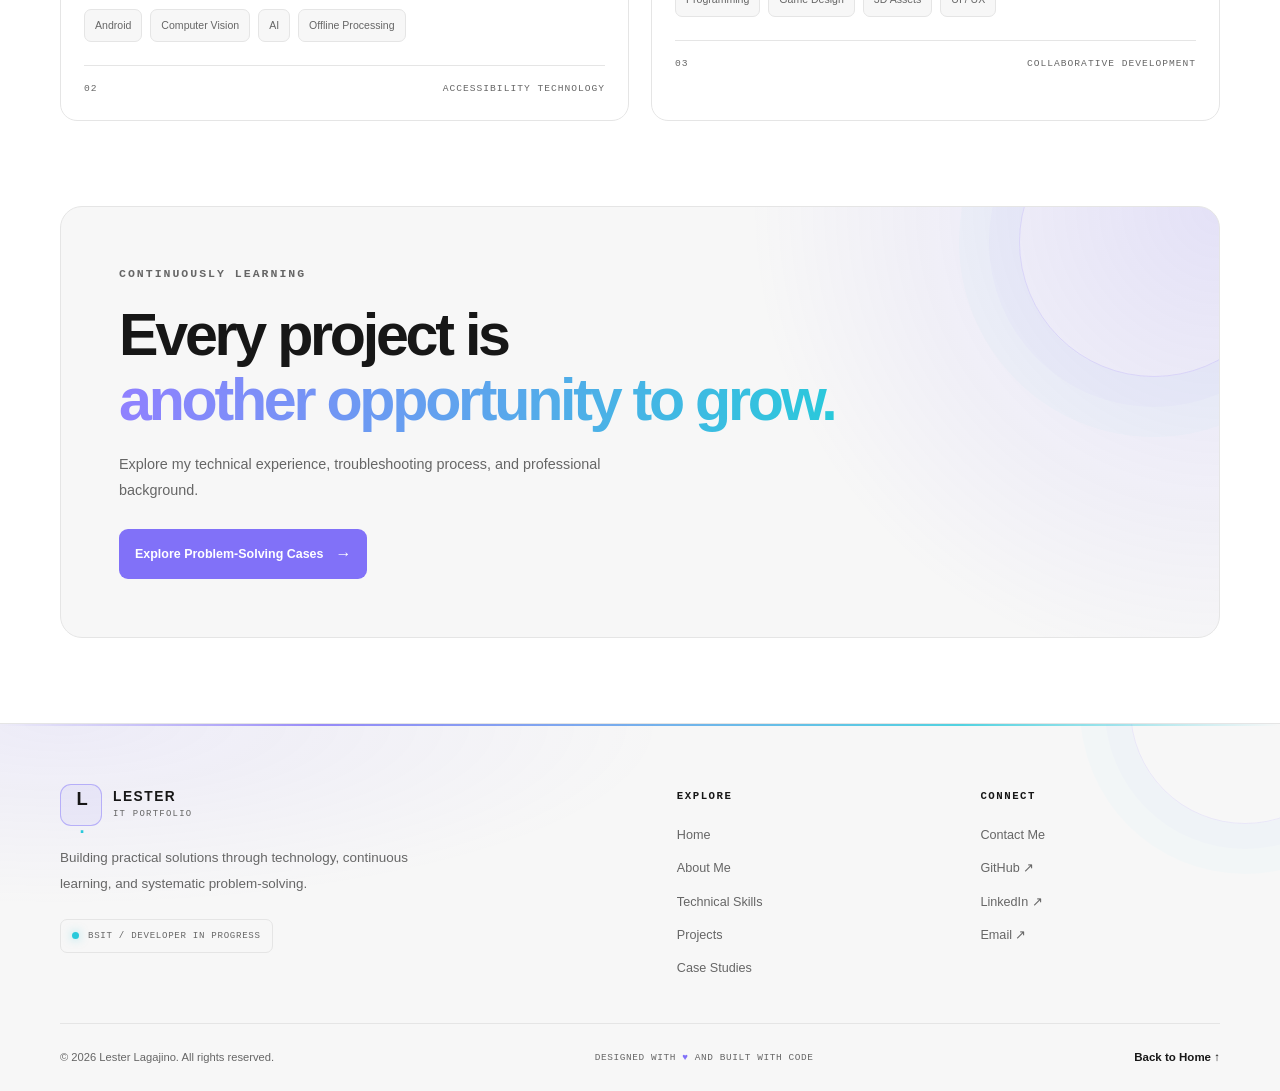
<file: projects.html>
<!DOCTYPE html>
<html lang="en">
<head>
    <meta charset="UTF-8">

    <meta name="viewport" content="width=device-width, initial-scale=1.0">

    <title>Projects | Lester Lagajino</title>

    <!-- Bootstrap CSS -->
    <link
        href="https://cdn.jsdelivr.net/npm/bootstrap@5.3.3/dist/css/bootstrap.min.css"
        rel="stylesheet"
    >

    <!-- Custom CSS -->
    <link rel="stylesheet" href="css/project.css">
    <link rel="stylesheet" href="css/load.css">
    
</head>

<body>

<div id="header"></div>


<main class="work-page">

    <!-- PAGE INTRO -->
    <section class="work-hero">
        <p class="work-eyebrow">
            <span class="work-pulse"></span>
            PORTFOLIO / SELECTED BUILDS
        </p>

        <h1>
            Building practical solutions.<br>
            <span>One project at a time.</span>
        </h1>

        <p class="work-intro">
            A selection of projects that reflect my development
            as an IT student—from web applications and database
            systems to mobile technology and game development.
        </p>

        <div class="work-metrics">
            <div>
                <strong>03</strong>
                <span>PROJECTS</span>
            </div>
            <div>
                <strong>01</strong>
                <span>WEB SYSTEM</span>
            </div>
            <div>
                <strong>01</strong>
                <span>MOBILE / AI CAPSTONE</span>
            </div>
        </div>
    </section>


    <!-- FEATURED PROJECT -->
    <section class="work-featured" aria-labelledby="spa-title">

        <div class="work-card-top">
            <span class="work-index">FEATURED PROJECT / 01</span>
            <span class="work-status">
                <span></span>
                WEB APPLICATION
            </span>
        </div>

        <div class="work-feature-layout">

            <figure class="work-project-image">
                <img
                    src="images/project-1.jpg"
                    alt="JNIEL's Body Massage and Spa appointment management system"
                    loading="lazy"
                >

                <figcaption>
                    <span>PROJECT 01</span>
                    <span>PHP / MYSQL</span>
                </figcaption>
            </figure>

            <div class="work-project-content">

                <p class="work-category">WEB DEVELOPMENT / DATABASE SYSTEM</p>

                <h2 id="spa-title">
                    JNIEL's Body<br>
                    <span>Massage &amp; Spa.</span>
                </h2>

                <p class="work-description">
                    A web-based appointment and management system
                    developed for JNIEL's Body Massage &amp; Spa.
                    It supports appointment booking and administrative
                    workflows for customers, services, therapists,
                    and appointments.
                </p>

                <div class="work-tags">
                    <span>PHP</span>
                    <span>MySQL</span>
                    <span>HTML</span>
                    <span>CSS</span>
                    <span>JavaScript</span>
                    <span>XAMPP</span>
                    <span>Git / GitHub</span>
                </div>

                <div class="work-actions">
                    <a class="work-link work-link-primary"
                       href="project-spa.html">
                        View Documentation <span>↗</span>
                    </a>

                    <a class="work-link"
                       href="https://github.com/Lesterrr-c/JNIEL-s-Body-Massage-and-Spa---Appointment-Reservation"
                       target="_blank"
                       rel="noopener noreferrer">
                        GitHub Repository <span>↗</span>
                    </a>
                </div>

            </div>
        </div>


        <!-- FEATURE DETAILS -->
        <div class="work-detail-grid">

            <article class="work-detail">
                <span class="work-detail-number">01 / PURPOSE</span>
                <h3>Business Workflow</h3>
                <p>
                    Centralize spa appointments and provide tools
                    for managing key booking and business operations.
                </p>
            </article>

            <article class="work-detail">
                <span class="work-detail-number">02 / CONTRIBUTION</span>
                <h3>My Development Work</h3>
                <p>
                    Worked on the interface, database integration,
                    authentication, appointment functions, and
                    administration features.
                </p>
            </article>

            <article class="work-detail">
                <span class="work-detail-number">03 / FEATURES</span>
                <h3>System Capabilities</h3>
                <ul>
                    <li>Customer registration and login</li>
                    <li>Email OTP verification</li>
                    <li>Appointment booking and management</li>
                    <li>Service and therapist management</li>
                    <li>Admin dashboard and reports</li>
                    <li>Email notifications</li>
                </ul>
            </article>

            <article class="work-detail">
                <span class="work-detail-number">04 / CHALLENGES</span>
                <h3>Debugging &amp; Integration</h3>
                <p>
                    Addressed development issues involving PHP paths,
                    database connections, authentication, OTP
                    verification, and email configuration.
                </p>
            </article>

        </div>
    </section>

    
<!-- PROJECT 04: FITTRACK -->
<section class="work-fittrack" id="fittrack">

    <div class="work-fittrack-top">
        <span>PROJECT / 04</span>
        <span class="work-fittrack-status">
            <i></i> MOBILE APP CONCEPT
        </span>
    </div>

    <div class="work-fittrack-layout">

        <!-- LEFT: PROJECT INFORMATION -->
        <div class="work-fittrack-copy">

            <p class="work-fittrack-kicker">
                MOBILE APPLICATION / WELLNESS
            </p>

            <h2>
                Fit<span>Track.</span>
            </h2>

            <p class="work-fittrack-intro">
                A mobile app concept designed to help users monitor
                daily steps, record water intake, and remember
                medication schedules through personal reminders.
            </p>

            <div class="work-fittrack-tags">
                <span>STEP MONITORING</span>
                <span>WATER INTAKE</span>
                <span>MEDICATION REMINDERS</span>
            </div>

            <div class="work-fittrack-features">

                <article>
                    <span>01</span>
                    <div>
                        <h3>Daily Steps</h3>
                        <p>
                            Review daily walking activity and
                            progress toward a personal goal.
                        </p>
                    </div>
                </article>

                <article>
                    <span>02</span>
                    <div>
                        <h3>Water Intake</h3>
                        <p>
                            Log consumed water and review
                            the daily recorded total.
                        </p>
                    </div>
                </article>

                <article>
                    <span>03</span>
                    <div>
                        <h3>Medication Reminders</h3>
                        <p>
                            Manage user-configured medication
                            schedules and reminder times.
                        </p>
                    </div>
                </article>

            </div>

            <p class="work-fittrack-note">
                CURRENT STATUS: CONCEPT / PLANNING
            </p>

        </div>


        <!-- RIGHT: MOBILE APP CONCEPT PREVIEW -->
        <div class="work-fittrack-visual">

            <div class="work-fittrack-orbit work-fittrack-orbit-one"></div>
            <div class="work-fittrack-orbit work-fittrack-orbit-two"></div>

            <div class="work-fittrack-phone">

                <div class="work-fittrack-phone-head">
                    <span>FITTRACK</span>
                    <span>●</span>
                </div>

                <div class="work-fittrack-greeting">
                    <p>YOUR DAILY OVERVIEW</p>
                    <h3>Keep moving.</h3>
                </div>

                <div class="work-fittrack-step-card">
                    <div class="work-fittrack-card-head">
                        <span>DAILY STEPS</span>
                        <span>↗</span>
                    </div>

                    <h3>6,240 <small>steps</small></h3>

                    <div class="work-fittrack-progress">
                        <span></span>
                    </div>

                    <p>Illustrative progress</p>
                </div>

                <div class="work-fittrack-mini-grid">

                    <div class="work-fittrack-water">
                        <span>WATER</span>
                        <strong>1.2 L</strong>
                        <small>Intake log</small>
                        <div class="work-fittrack-water-mark">◉</div>
                    </div>

                    <div class="work-fittrack-med">
                        <span>REMINDERS</span>
                        <div class="work-fittrack-med-mark">＋</div>
                        <strong>Medication</strong>
                        <small>Personal schedule</small>
                    </div>

                </div>

                <div class="work-fittrack-phone-nav">
                    <span>⌂ HOME</span>
                    <span>◷ ACTIVITY</span>
                    <span>＋ REMINDERS</span>
                </div>

            </div>

            <p class="work-fittrack-caption">
                CONCEPT PREVIEW / SAMPLE VALUES ONLY
            </p>

        </div>

    </div>

</section>



    <!-- OTHER PROJECTS -->
    <section class="work-other">

        <div class="work-section-heading">
            <div>
                <p class="work-eyebrow">MORE FROM MY IT JOURNEY</p>
                <h2>Other <span>Projects.</span></h2>
            </div>

            <p>
                Different challenges. Different technologies.
                One continuous learning process.
            </p>
        </div>


        <div class="work-card-grid">

            <!-- ASL TRANSLATOR -->
            <article class="work-project-card">

                <div class="work-art work-art-asl">
                    <span class="work-art-index">PROJECT / 02</span>

                    <div class="asl-art-center">
                        <span class="asl-art-icon">Fit</span>
                        <span class="asl-art-arrow">→</span>
                        <span class="asl-art-text">Track</span>
                    </div>

                    <div class="work-art-bottom">
                        MOBILE APPLICATION
                    </div>
                </div>

                <div class="work-project-card-body">
                    <div class="work-card-meta">
                        <span> MOBILE DEVELPOMENT </span>
                        <span class="work-card-dot"></span>
                        <span>ANDROID</span>
                    </div>

                    <h3>Offline Health Tracker</h3>

                    <p>
                        An Android application concept designed to
                        Monitor your Daily doing like every Step using device motion sensor, 
                        How many ML of Water you Take in a Day,And ofcourse Medicine Reminder
                        with offline operation as a core requirement.
                    </p>

                    <div class="work-tags">
                        <span>Android</span>
                        <span>Computer Vision</span>
                        <span>AI</span>
                        <span>Offline Processing</span>
                    </div>

                    <div class="work-card-footer">
                        <span>02</span>
                        <span>ACCESSIBILITY TECHNOLOGY</span>
                    </div>
                </div>

            </article>


            <!-- LAST COLONY -->
            <article class="work-project-card">

                <div class="work-art work-art-colony">
                    <span class="work-art-index">PROJECT / 03</span>

                    <div class="colony-art-orbit colony-orbit-one"></div>
                    <div class="colony-art-orbit colony-orbit-two"></div>
                    <div class="colony-art-core">LC</div>

                    <div class="work-art-bottom">
                        GAME DEVELOPMENT / TEAM PROJECT
                    </div>
                </div>

                <div class="work-project-card-body">
                    <div class="work-card-meta">
                        <span>TEAM PROJECT</span>
                        <span class="work-card-dot"></span>
                        <span>GAME DEVELOPMENT</span>
                    </div>

                    <h3>Last Colony</h3>

                    <p>
                        A team-based game project involving programming,
                        game design, story development, UI/UX,
                        3D assets, audio, and documentation.
                    </p>

                    <div class="work-tags">
                        <span>Programming</span>
                        <span>Game Design</span>
                        <span>3D Assets</span>
                        <span>UI / UX</span>
                    </div>

                    <div class="work-card-footer">
                        <span>03</span>
                        <span>COLLABORATIVE DEVELOPMENT</span>
                    </div>
                </div>

            </article>

        </div>
    </section>


    <!-- CLOSING BANNER -->
    <section class="work-closing">
        <span class="work-closing-orbit"></span>

        <p class="work-eyebrow">CONTINUOUSLY LEARNING</p>

        <h2>
            Every project is<br>
            <span>another opportunity to grow.</span>
        </h2>

        <p>
            Explore my technical experience, troubleshooting
            process, and professional background.
        </p>

        <a href="problem-solving.html" class="work-link work-link-primary">
            Explore Problem-Solving Cases <span>→</span>
        </a>
    </section>

</main>


<div id="footer"></div>


<!-- Bootstrap JavaScript -->
<script src="https://cdn.jsdelivr.net/npm/bootstrap@5.3.3/dist/js/bootstrap.bundle.min.js"></script>

<!-- Main JavaScript -->
<script src="js/script.js"></script>

<!-- Shared Components -->
<script>
async function loadPart(id, file) {
    const container = document.getElementById(id);

    if (!container) {
        console.error("Component container not found:", id);
        return;
    }

    try {
        const response = await fetch(file);

        if (!response.ok) {
            throw new Error(
                `Failed to load ${file}: ${response.status}`
            );
        }

        container.innerHTML = await response.text();

        document.dispatchEvent(
            new CustomEvent("componentLoaded", {
                detail: { id: id }
            })
        );

        console.log("Component loaded:", file);
    } catch (error) {
        console.error("Component loading failed:", error);
    }
}

loadPart("header", "./includes/header.html");
loadPart("footer", "./includes/footer.html");
</script>

</body>
</html>
</file>
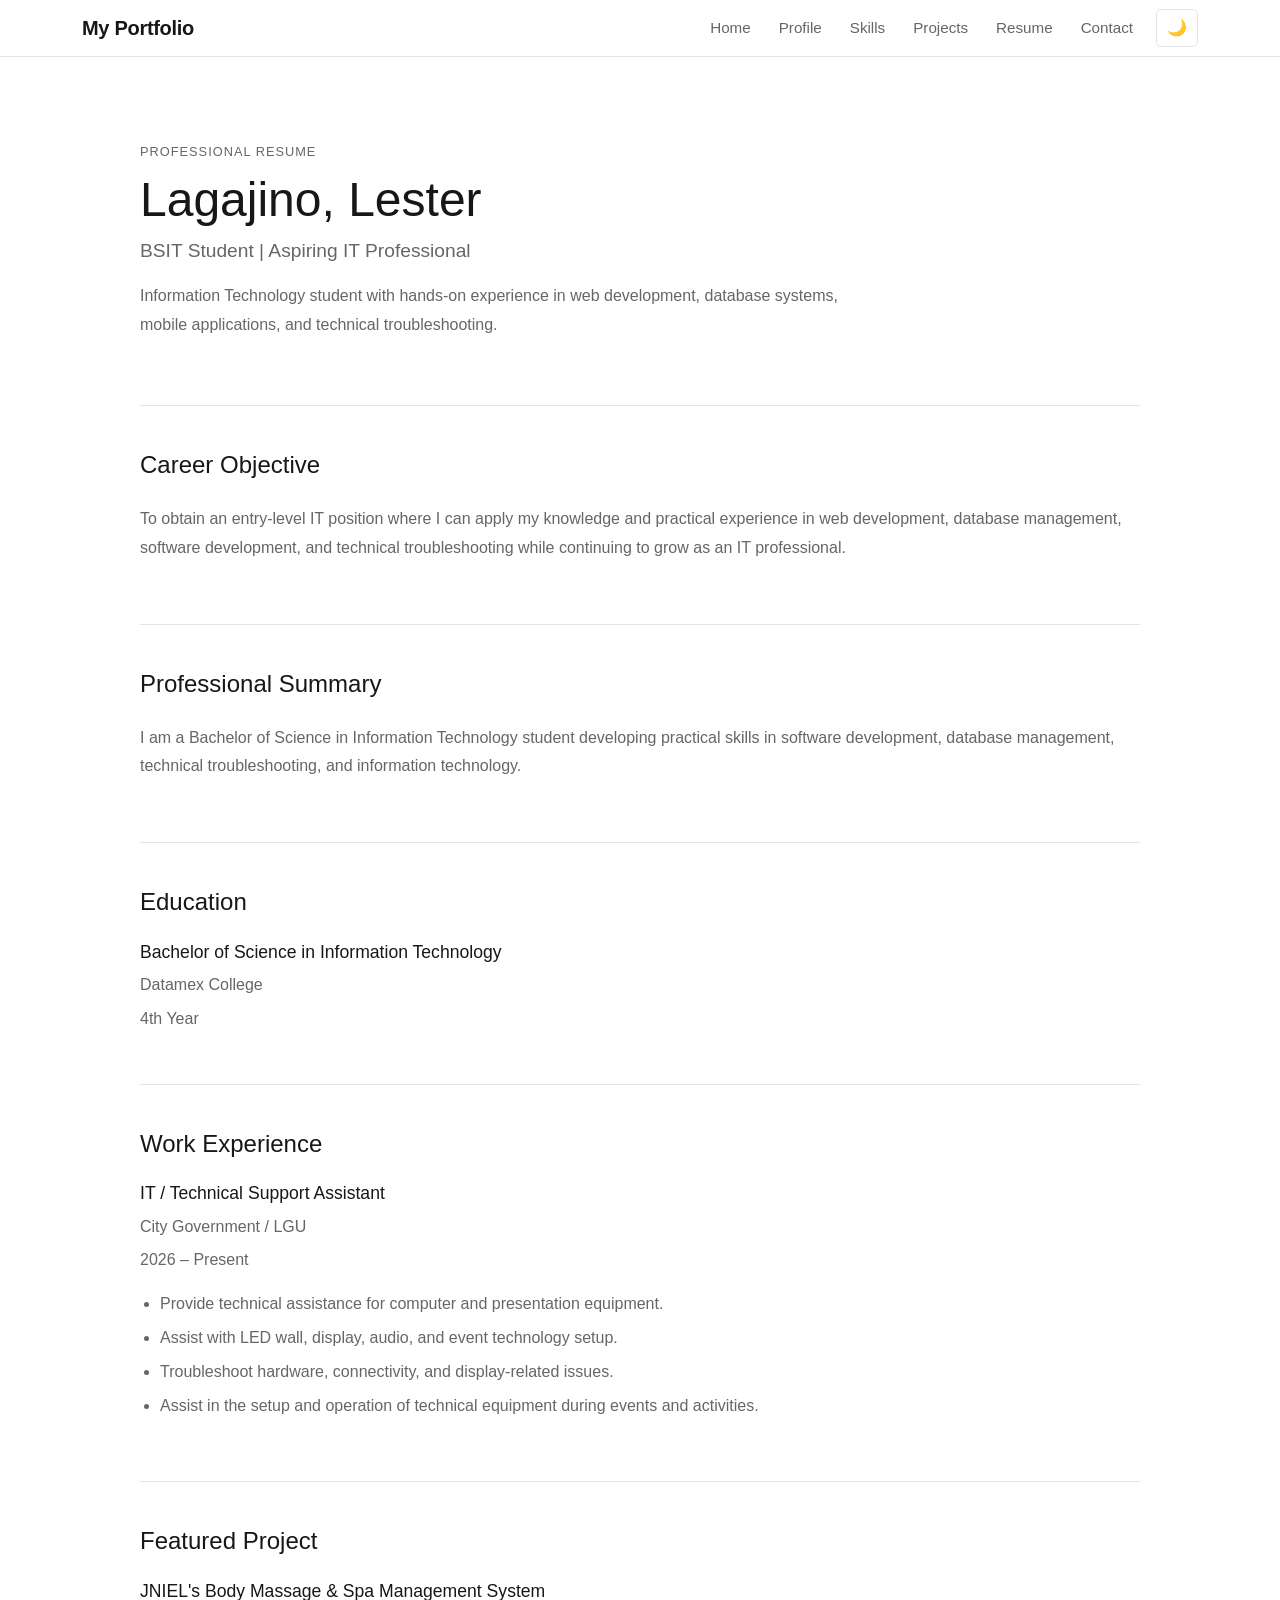
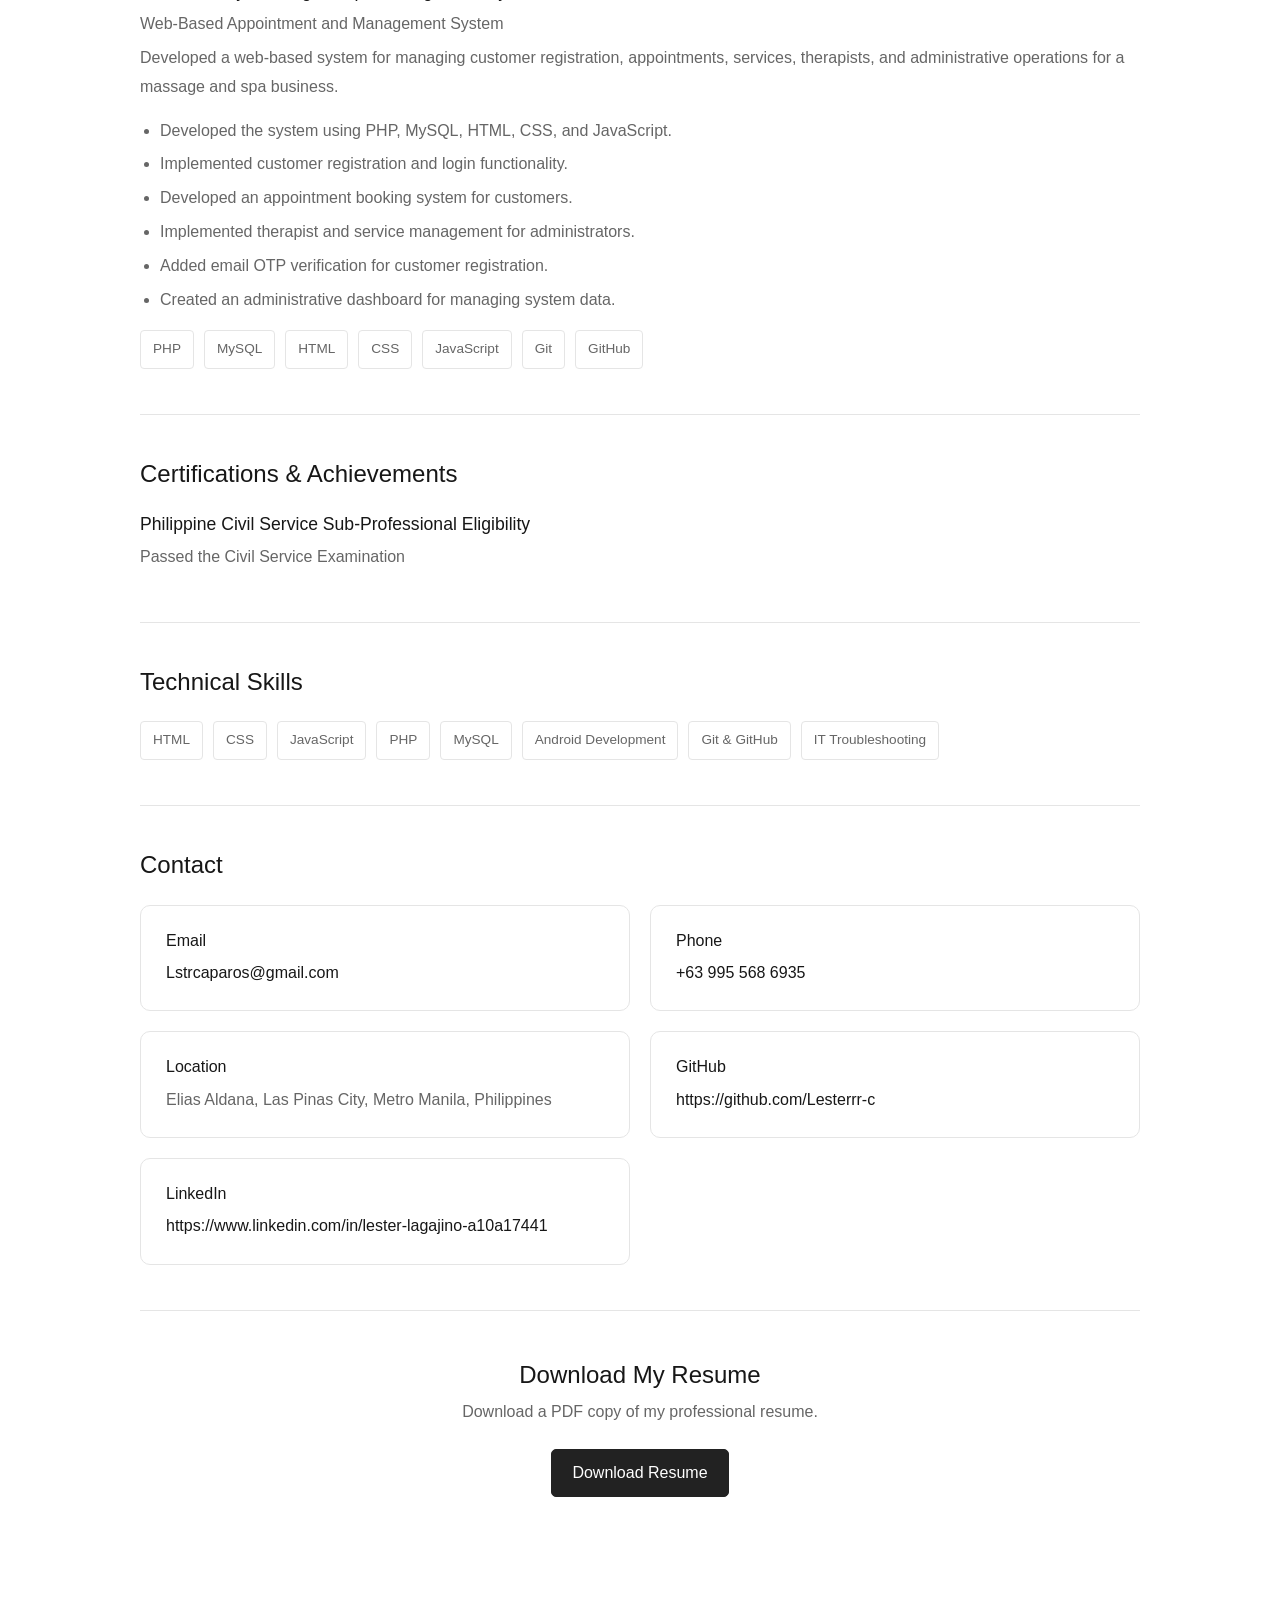
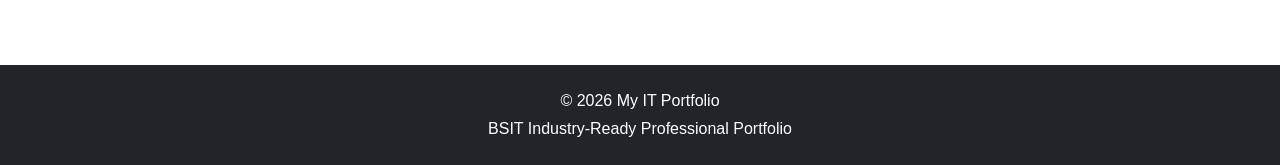
<file: resume.html>
<!DOCTYPE html>
<html lang="en">
<head>
    <meta charset="UTF-8">

    <meta name="viewport" content="width=device-width, initial-scale=1.0">

    <title>Resume | Lester Lagajino</title>

    <!-- Bootstrap CSS -->
    <link
        href="https://cdn.jsdelivr.net/npm/bootstrap@5.3.3/dist/css/bootstrap.min.css"
        rel="stylesheet"
    >

    <!-- Custom CSS -->
    <link rel="stylesheet" href="css/style.css">
    <link rel="stylesheet" href="css/load.css">
    
</head>

<body>

<nav class="navbar navbar-expand-lg navbar-dark bg-dark fixed-top">
    <div class="container">

        <a class="navbar-brand fw-bold" href="index.html">
            My Portfolio
        </a>

        <button
            class="navbar-toggler"
            type="button"
            data-bs-toggle="collapse"
            data-bs-target="#navbarMenu"
        >
            <span class="navbar-toggler-icon"></span>
        </button>

        <div class="collapse navbar-collapse" id="navbarMenu">

            <ul class="navbar-nav ms-auto">

                <li class="nav-item">
                    <a class="nav-link" href="index.html">Home</a>
                </li>

                <li class="nav-item">
                    <a class="nav-link" href="about.html">Profile</a>
                </li>

                <li class="nav-item">
                    <a class="nav-link" href="skills.html">Skills</a>
                </li>

                <li class="nav-item">
                    <a class="nav-link" href="projects.html">Projects</a>
                </li>

                <li class="nav-item">
                    <a class="nav-link" href="resume.html">Resume</a>
                </li>

                <li class="nav-item">
                    <a class="nav-link" href="contact.html">Contact</a>
                </li>

                <li class="nav-item">
                    <button class="theme-btn" id="themeBtn" type="button">
                       🌙
                    </button>
                </li>

            </ul>

        </div>
    </div>
</nav>
<main class="resume-page reveal">

    <section class="resume-head">
        <p>PROFESSIONAL RESUME</p>
        <h1>Lagajino, Lester</h1>
        <h2>BSIT Student | Aspiring IT Professional</h2>
        <p>
            Information Technology student with hands-on experience
            in web development, database systems, mobile applications,
            and technical troubleshooting.
        </p>
    </section>

    <section class="resume-section">
    <h2>Career Objective</h2>

    <p>
        To obtain an entry-level IT position where I can apply my
        knowledge and practical experience in web development,
        database management, software development, and technical
        troubleshooting while continuing to grow as an IT professional.
    </p>
</section>

    <section class="resume-section">
        <h2>Professional Summary</h2>

        <p>
            I am a Bachelor of Science in Information Technology student
            developing practical skills in software development, database
            management, technical troubleshooting, and information technology.
        </p>
    </section>

    <section class="resume-section">
        <h2>Education</h2>

        <div class="resume-item">
            <h3>Bachelor of Science in Information Technology</h3>
            <p>Datamex College</p>
            <p>4th Year</p>
        </div>
    </section>

        <section class="resume-section">
        <h2>Work Experience</h2>

        <div class="resume-item">
            <h3>IT / Technical Support Assistant</h3>
            <p>City Government / LGU</p>
            <p>2026 – Present</p>

            <ul>
                <li>Provide technical assistance for computer and presentation equipment.</li>
                <li>Assist with LED wall, display, audio, and event technology setup.</li>
                <li>Troubleshoot hardware, connectivity, and display-related issues.</li>
                <li>Assist in the setup and operation of technical equipment during events and activities.</li>
            </ul>
        </div>
    </section>

    <section class="resume-section">
    <h2>Featured Project</h2>

    <div class="resume-item">
        <h3>JNIEL's Body Massage & Spa Management System</h3>
        <p>Web-Based Appointment and Management System</p>

        <p>
            Developed a web-based system for managing customer registration,
            appointments, services, therapists, and administrative operations
            for a massage and spa business.
        </p>

        <ul>
            <li>Developed the system using PHP, MySQL, HTML, CSS, and JavaScript.</li>
            <li>Implemented customer registration and login functionality.</li>
            <li>Developed an appointment booking system for customers.</li>
            <li>Implemented therapist and service management for administrators.</li>
            <li>Added email OTP verification for customer registration.</li>
            <li>Created an administrative dashboard for managing system data.</li>
        </ul>

        <div class="resume-skills">
            <span>PHP</span>
            <span>MySQL</span>
            <span>HTML</span>
            <span>CSS</span>
            <span>JavaScript</span>
            <span>Git</span>
            <span>GitHub</span>
        </div>
    </div>
</section>

<section class="resume-section">
    <h2>Certifications & Achievements</h2>

    <div class="resume-item">
        <h3>Philippine Civil Service Sub-Professional Eligibility</h3>
        <p>Passed the Civil Service Examination</p>
    </div>
</section>

    <section class="resume-section">
        <h2>Technical Skills</h2>

        <div class="resume-skills">
            <span>HTML</span>
            <span>CSS</span>
            <span>JavaScript</span>
            <span>PHP</span>
            <span>MySQL</span>
            <span>Android Development</span>
            <span>Git & GitHub</span>
            <span>IT Troubleshooting</span>
        </div>
    </section>

    <section class="resume-section contact-section">
    <h2>Contact</h2>

    <div class="contact-list">

        <div class="contact-item">
            <h3>Email</h3>
            <a href="mailto:lstrcaparos@gmail.com">
                Lstrcaparos@gmail.com
            </a>
        </div>

        <div class="contact-item">
            <h3>Phone</h3>
            <a href="tel:+639955686935">
                +63 995 568 6935
            </a>
        </div>

        <div class="contact-item">
            <h3>Location</h3>
            <p>Elias Aldana, Las Pinas City, Metro Manila, Philippines</p>
        </div>

        <div class="contact-item">
            <h3>GitHub</h3>
            <a href="https://github.com/Lesterrr-c" target="_blank" rel="noopener">
                https://github.com/Lesterrr-c
            </a>
        </div>

        <div class="contact-item">
            <h3>LinkedIn</h3>
            <a href="https://www.linkedin.com/in/lester-lagajino-a10a17441" target="_blank" rel="noopener">
                https://www.linkedin.com/in/lester-lagajino-a10a17441
            </a>
        </div>

    </div>
</section>

<section class="resume-download">
    <h2>Download My Resume</h2>

    <p>
        Download a PDF copy of my professional resume.
    </p>

    <a href="resume/Resume.pdf" target="_blank">
        Download Resume
    </a>
</section>

    

</main>
<footer class="bg-dark text-white text-center py-4 mt-5">

    <div class="container">

        <p class="mb-1">
            © 2026 My IT Portfolio
        </p>

        <p class="mb-0">
            BSIT Industry-Ready Professional Portfolio
        </p>

    </div>

</footer>

<!-- Bootstrap JavaScript -->
<script
    src="https://cdn.jsdelivr.net/npm/bootstrap@5.3.3/dist/js/bootstrap.bundle.min.js">
</script>

<!-- Custom JavaScript -->
<script src="js/script.js"></script>

</body>
</html>
</file>
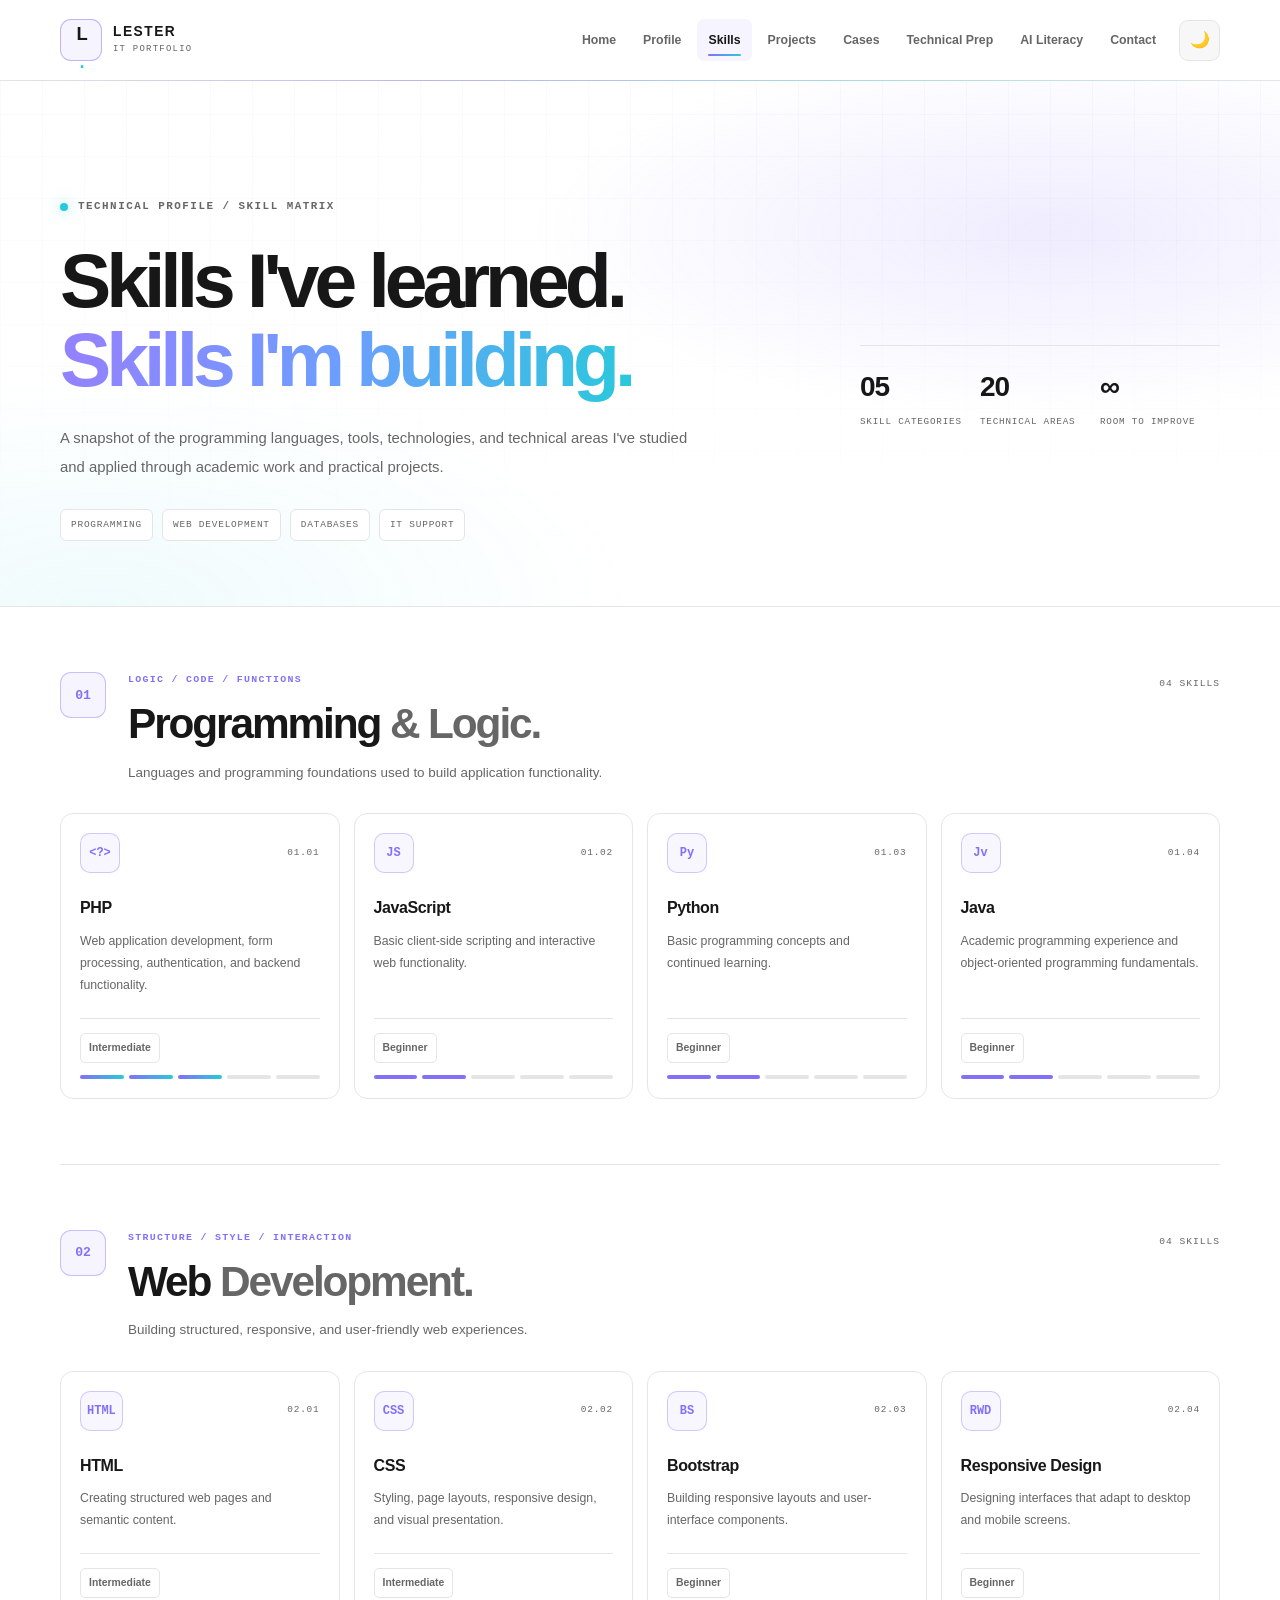
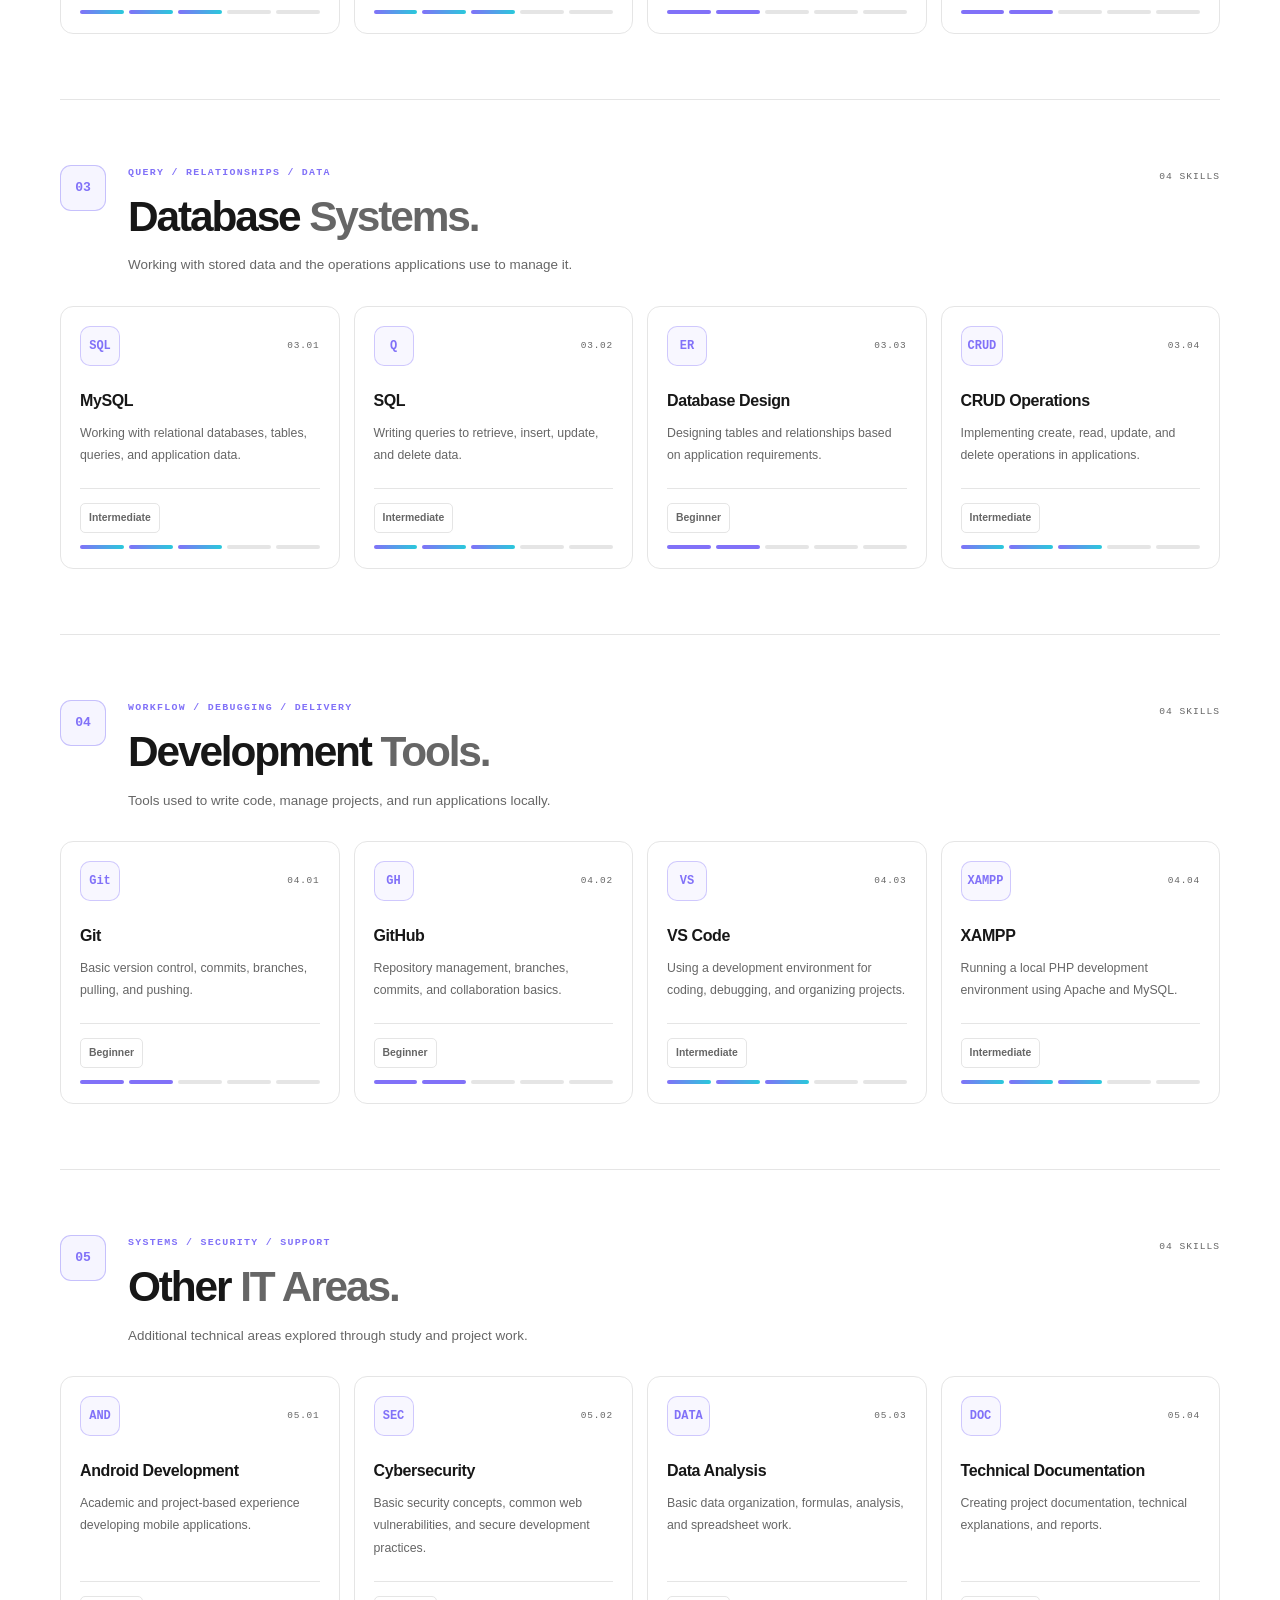
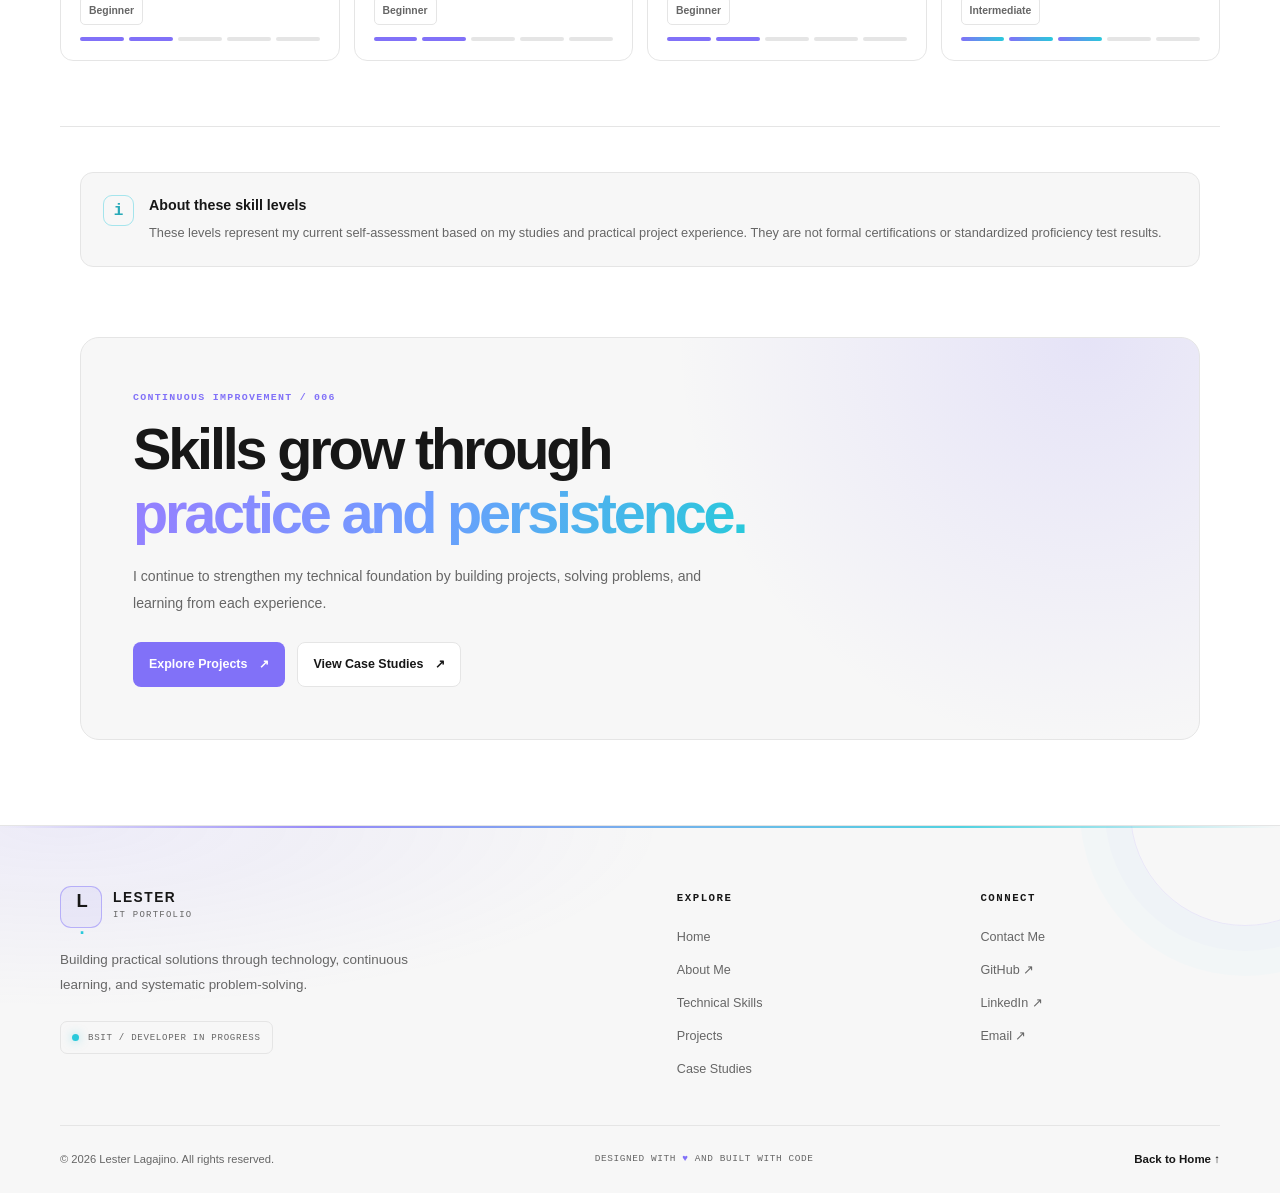
<file: skills.html>
<!DOCTYPE html>
<html lang="en">
<head>
    <meta charset="UTF-8">

    <meta name="viewport" content="width=device-width, initial-scale=1.0">

    <title>Technical Skills | Lester Lagajino</title>

    <!-- Bootstrap CSS -->
    <link
        href="https://cdn.jsdelivr.net/npm/bootstrap@5.3.3/dist/css/bootstrap.min.css"
        rel="stylesheet"
    >

    <!-- Custom CSS -->
    <link rel="stylesheet" href="css/skills.css">
    <link rel="stylesheet" href="css/load.css">
    
</head>

<body>

    <div id="header"></div>

<!-- =========================
     TECHNICAL SKILLS
========================= -->

<main class="skills-page">

    <!-- HERO -->
    <section class="skills-hero reveal">

        <div class="skills-hero-grid" aria-hidden="true"></div>

        <div class="skills-hero-content">

            <p class="skills-eyebrow">
                <span class="skills-pulse"></span>
                TECHNICAL PROFILE / SKILL MATRIX
            </p>

            <h1>
                Skills I've learned.<br>
                <span>Skills I'm building.</span>
            </h1>

            <p class="skills-lead">
                A snapshot of the programming languages, tools,
                technologies, and technical areas I've studied
                and applied through academic work and practical projects.
            </p>

            <div class="skills-hero-tags">
                <span>PROGRAMMING</span>
                <span>WEB DEVELOPMENT</span>
                <span>DATABASES</span>
                <span>IT SUPPORT</span>
            </div>

        </div>

        <div class="skills-summary">

            <div class="skills-summary-card">
                <span class="skills-summary-number">05</span>
                <span>SKILL CATEGORIES</span>
            </div>

            <div class="skills-summary-card">
                <span class="skills-summary-number">20</span>
                <span>TECHNICAL AREAS</span>
            </div>

            <div class="skills-summary-card">
                <span class="skills-summary-number">∞</span>
                <span>ROOM TO IMPROVE</span>
            </div>

        </div>

    </section>


    <!-- 01: PROGRAMMING -->
    <section class="skills-group reveal">

        <div class="skills-section-heading">
            <div class="skills-section-number">01</div>

            <div class="skills-section-title">
                <p class="skills-section-kicker">LOGIC / CODE / FUNCTIONS</p>
                <h2>Programming <span>&amp; Logic.</span></h2>
                <p>Languages and programming foundations used to build application functionality.</p>
            </div>

            <span class="skills-section-count">04 SKILLS</span>
        </div>

        <div class="skills-grid">

            <article class="skill-card">
                <div class="skill-card-top">
                    <span class="skill-icon">&lt;?&gt;</span>
                    <span class="skill-number">01.01</span>
                </div>
                <h3>PHP</h3>
                <p>Web application development, form processing, authentication, and backend functionality.</p>
                <div class="skill-card-bottom">
                    <span class="skill-level">Intermediate</span>
                    <div class="skill-meter level-intermediate" role="img" aria-label="Self-assessed level: Intermediate">
                        <span></span><span></span><span></span><span></span><span></span>
                    </div>
                </div>
            </article>

            <article class="skill-card">
                <div class="skill-card-top">
                    <span class="skill-icon">JS</span>
                    <span class="skill-number">01.02</span>
                </div>
                <h3>JavaScript</h3>
                <p>Basic client-side scripting and interactive web functionality.</p>
                <div class="skill-card-bottom">
                    <span class="skill-level">Beginner</span>
                    <div class="skill-meter level-beginner" role="img" aria-label="Self-assessed level: Beginner">
                        <span></span><span></span><span></span><span></span><span></span>
                    </div>
                </div>
            </article>

            <article class="skill-card">
                <div class="skill-card-top">
                    <span class="skill-icon">Py</span>
                    <span class="skill-number">01.03</span>
                </div>
                <h3>Python</h3>
                <p>Basic programming concepts and continued learning.</p>
                <div class="skill-card-bottom">
                    <span class="skill-level">Beginner</span>
                    <div class="skill-meter level-beginner" role="img" aria-label="Self-assessed level: Beginner">
                        <span></span><span></span><span></span><span></span><span></span>
                    </div>
                </div>
            </article>

            <article class="skill-card">
                <div class="skill-card-top">
                    <span class="skill-icon">Jv</span>
                    <span class="skill-number">01.04</span>
                </div>
                <h3>Java</h3>
                <p>Academic programming experience and object-oriented programming fundamentals.</p>
                <div class="skill-card-bottom">
                    <span class="skill-level">Beginner</span>
                    <div class="skill-meter level-beginner" role="img" aria-label="Self-assessed level: Beginner">
                        <span></span><span></span><span></span><span></span><span></span>
                    </div>
                </div>
            </article>

        </div>

    </section>


    <!-- 02: WEB DEVELOPMENT -->
    <section class="skills-group reveal">

        <div class="skills-section-heading">
            <div class="skills-section-number">02</div>

            <div class="skills-section-title">
                <p class="skills-section-kicker">STRUCTURE / STYLE / INTERACTION</p>
                <h2>Web <span>Development.</span></h2>
                <p>Building structured, responsive, and user-friendly web experiences.</p>
            </div>

            <span class="skills-section-count">04 SKILLS</span>
        </div>

        <div class="skills-grid">

            <article class="skill-card">
                <div class="skill-card-top">
                    <span class="skill-icon">HTML</span>
                    <span class="skill-number">02.01</span>
                </div>
                <h3>HTML</h3>
                <p>Creating structured web pages and semantic content.</p>
                <div class="skill-card-bottom">
                    <span class="skill-level">Intermediate</span>
                    <div class="skill-meter level-intermediate" role="img" aria-label="Self-assessed level: Intermediate">
                        <span></span><span></span><span></span><span></span><span></span>
                    </div>
                </div>
            </article>

            <article class="skill-card">
                <div class="skill-card-top">
                    <span class="skill-icon">CSS</span>
                    <span class="skill-number">02.02</span>
                </div>
                <h3>CSS</h3>
                <p>Styling, page layouts, responsive design, and visual presentation.</p>
                <div class="skill-card-bottom">
                    <span class="skill-level">Intermediate</span>
                    <div class="skill-meter level-intermediate" role="img" aria-label="Self-assessed level: Intermediate">
                        <span></span><span></span><span></span><span></span><span></span>
                    </div>
                </div>
            </article>

            <article class="skill-card">
                <div class="skill-card-top">
                    <span class="skill-icon">BS</span>
                    <span class="skill-number">02.03</span>
                </div>
                <h3>Bootstrap</h3>
                <p>Building responsive layouts and user-interface components.</p>
                <div class="skill-card-bottom">
                    <span class="skill-level">Beginner</span>
                    <div class="skill-meter level-beginner" role="img" aria-label="Self-assessed level: Beginner">
                        <span></span><span></span><span></span><span></span><span></span>
                    </div>
                </div>
            </article>

            <article class="skill-card">
                <div class="skill-card-top">
                    <span class="skill-icon">RWD</span>
                    <span class="skill-number">02.04</span>
                </div>
                <h3>Responsive Design</h3>
                <p>Designing interfaces that adapt to desktop and mobile screens.</p>
                <div class="skill-card-bottom">
                    <span class="skill-level">Beginner</span>
                    <div class="skill-meter level-beginner" role="img" aria-label="Self-assessed level: Beginner">
                        <span></span><span></span><span></span><span></span><span></span>
                    </div>
                </div>
            </article>

        </div>

    </section>


    <!-- 03: DATABASE -->
    <section class="skills-group reveal">

        <div class="skills-section-heading">
            <div class="skills-section-number">03</div>

            <div class="skills-section-title">
                <p class="skills-section-kicker">QUERY / RELATIONSHIPS / DATA</p>
                <h2>Database <span>Systems.</span></h2>
                <p>Working with stored data and the operations applications use to manage it.</p>
            </div>

            <span class="skills-section-count">04 SKILLS</span>
        </div>

        <div class="skills-grid">

            <article class="skill-card">
                <div class="skill-card-top">
                    <span class="skill-icon">SQL</span>
                    <span class="skill-number">03.01</span>
                </div>
                <h3>MySQL</h3>
                <p>Working with relational databases, tables, queries, and application data.</p>
                <div class="skill-card-bottom">
                    <span class="skill-level">Intermediate</span>
                    <div class="skill-meter level-intermediate" role="img" aria-label="Self-assessed level: Intermediate">
                        <span></span><span></span><span></span><span></span><span></span>
                    </div>
                </div>
            </article>

            <article class="skill-card">
                <div class="skill-card-top">
                    <span class="skill-icon">Q</span>
                    <span class="skill-number">03.02</span>
                </div>
                <h3>SQL</h3>
                <p>Writing queries to retrieve, insert, update, and delete data.</p>
                <div class="skill-card-bottom">
                    <span class="skill-level">Intermediate</span>
                    <div class="skill-meter level-intermediate" role="img" aria-label="Self-assessed level: Intermediate">
                        <span></span><span></span><span></span><span></span><span></span>
                    </div>
                </div>
            </article>

            <article class="skill-card">
                <div class="skill-card-top">
                    <span class="skill-icon">ER</span>
                    <span class="skill-number">03.03</span>
                </div>
                <h3>Database Design</h3>
                <p>Designing tables and relationships based on application requirements.</p>
                <div class="skill-card-bottom">
                    <span class="skill-level">Beginner</span>
                    <div class="skill-meter level-beginner" role="img" aria-label="Self-assessed level: Beginner">
                        <span></span><span></span><span></span><span></span><span></span>
                    </div>
                </div>
            </article>

            <article class="skill-card">
                <div class="skill-card-top">
                    <span class="skill-icon">CRUD</span>
                    <span class="skill-number">03.04</span>
                </div>
                <h3>CRUD Operations</h3>
                <p>Implementing create, read, update, and delete operations in applications.</p>
                <div class="skill-card-bottom">
                    <span class="skill-level">Intermediate</span>
                    <div class="skill-meter level-intermediate" role="img" aria-label="Self-assessed level: Intermediate">
                        <span></span><span></span><span></span><span></span><span></span>
                    </div>
                </div>
            </article>

        </div>

    </section>


    <!-- 04: DEVELOPMENT TOOLS -->
    <section class="skills-group reveal">

        <div class="skills-section-heading">
            <div class="skills-section-number">04</div>

            <div class="skills-section-title">
                <p class="skills-section-kicker">WORKFLOW / DEBUGGING / DELIVERY</p>
                <h2>Development <span>Tools.</span></h2>
                <p>Tools used to write code, manage projects, and run applications locally.</p>
            </div>

            <span class="skills-section-count">04 SKILLS</span>
        </div>

        <div class="skills-grid">

            <article class="skill-card">
                <div class="skill-card-top">
                    <span class="skill-icon">Git</span>
                    <span class="skill-number">04.01</span>
                </div>
                <h3>Git</h3>
                <p>Basic version control, commits, branches, pulling, and pushing.</p>
                <div class="skill-card-bottom">
                    <span class="skill-level">Beginner</span>
                    <div class="skill-meter level-beginner" role="img" aria-label="Self-assessed level: Beginner">
                        <span></span><span></span><span></span><span></span><span></span>
                    </div>
                </div>
            </article>

            <article class="skill-card">
                <div class="skill-card-top">
                    <span class="skill-icon">GH</span>
                    <span class="skill-number">04.02</span>
                </div>
                <h3>GitHub</h3>
                <p>Repository management, branches, commits, and collaboration basics.</p>
                <div class="skill-card-bottom">
                    <span class="skill-level">Beginner</span>
                    <div class="skill-meter level-beginner" role="img" aria-label="Self-assessed level: Beginner">
                        <span></span><span></span><span></span><span></span><span></span>
                    </div>
                </div>
            </article>

            <article class="skill-card">
                <div class="skill-card-top">
                    <span class="skill-icon">VS</span>
                    <span class="skill-number">04.03</span>
                </div>
                <h3>VS Code</h3>
                <p>Using a development environment for coding, debugging, and organizing projects.</p>
                <div class="skill-card-bottom">
                    <span class="skill-level">Intermediate</span>
                    <div class="skill-meter level-intermediate" role="img" aria-label="Self-assessed level: Intermediate">
                        <span></span><span></span><span></span><span></span><span></span>
                    </div>
                </div>
            </article>

            <article class="skill-card">
                <div class="skill-card-top">
                    <span class="skill-icon">XAMPP</span>
                    <span class="skill-number">04.04</span>
                </div>
                <h3>XAMPP</h3>
                <p>Running a local PHP development environment using Apache and MySQL.</p>
                <div class="skill-card-bottom">
                    <span class="skill-level">Intermediate</span>
                    <div class="skill-meter level-intermediate" role="img" aria-label="Self-assessed level: Intermediate">
                        <span></span><span></span><span></span><span></span><span></span>
                    </div>
                </div>
            </article>

        </div>

    </section>


    <!-- 05: OTHER IT AREAS -->
    <section class="skills-group reveal">

        <div class="skills-section-heading">
            <div class="skills-section-number">05</div>

            <div class="skills-section-title">
                <p class="skills-section-kicker">SYSTEMS / SECURITY / SUPPORT</p>
                <h2>Other <span>IT Areas.</span></h2>
                <p>Additional technical areas explored through study and project work.</p>
            </div>

            <span class="skills-section-count">04 SKILLS</span>
        </div>

        <div class="skills-grid">

            <article class="skill-card">
                <div class="skill-card-top">
                    <span class="skill-icon">AND</span>
                    <span class="skill-number">05.01</span>
                </div>
                <h3>Android Development</h3>
                <p>Academic and project-based experience developing mobile applications.</p>
                <div class="skill-card-bottom">
                    <span class="skill-level">Beginner</span>
                    <div class="skill-meter level-beginner" role="img" aria-label="Self-assessed level: Beginner">
                        <span></span><span></span><span></span><span></span><span></span>
                    </div>
                </div>
            </article>

            <article class="skill-card">
                <div class="skill-card-top">
                    <span class="skill-icon">SEC</span>
                    <span class="skill-number">05.02</span>
                </div>
                <h3>Cybersecurity</h3>
                <p>Basic security concepts, common web vulnerabilities, and secure development practices.</p>
                <div class="skill-card-bottom">
                    <span class="skill-level">Beginner</span>
                    <div class="skill-meter level-beginner" role="img" aria-label="Self-assessed level: Beginner">
                        <span></span><span></span><span></span><span></span><span></span>
                    </div>
                </div>
            </article>

            <article class="skill-card">
                <div class="skill-card-top">
                    <span class="skill-icon">DATA</span>
                    <span class="skill-number">05.03</span>
                </div>
                <h3>Data Analysis</h3>
                <p>Basic data organization, formulas, analysis, and spreadsheet work.</p>
                <div class="skill-card-bottom">
                    <span class="skill-level">Beginner</span>
                    <div class="skill-meter level-beginner" role="img" aria-label="Self-assessed level: Beginner">
                        <span></span><span></span><span></span><span></span><span></span>
                    </div>
                </div>
            </article>

            <article class="skill-card">
                <div class="skill-card-top">
                    <span class="skill-icon">DOC</span>
                    <span class="skill-number">05.04</span>
                </div>
                <h3>Technical Documentation</h3>
                <p>Creating project documentation, technical explanations, and reports.</p>
                <div class="skill-card-bottom">
                    <span class="skill-level">Intermediate</span>
                    <div class="skill-meter level-intermediate" role="img" aria-label="Self-assessed level: Intermediate">
                        <span></span><span></span><span></span><span></span><span></span>
                    </div>
                </div>
            </article>

        </div>

    </section>


    <!-- SELF-ASSESSMENT NOTE -->
    <section class="skills-note reveal">

        <div class="skills-note-icon">i</div>

        <div>
            <h3>About these skill levels</h3>
            <p>
                These levels represent my current self-assessment
                based on my studies and practical project experience.
                They are not formal certifications or standardized
                proficiency test results.
            </p>
        </div>

    </section>


    <!-- CLOSING -->
    <section class="skills-closing reveal">

        <p class="skills-section-kicker">CONTINUOUS IMPROVEMENT / 006</p>

        <h2>
            Skills grow through<br>
            <span>practice and persistence.</span>
        </h2>

        <p>
            I continue to strengthen my technical foundation by building
            projects, solving problems, and learning from each experience.
        </p>

        <div class="skills-closing-actions">
            <a href="projects.html" class="skills-btn skills-btn-primary">
                Explore Projects <span>↗</span>
            </a>

            <a href="problem-solving.html" class="skills-btn skills-btn-secondary">
                View Case Studies <span>↗</span>
            </a>
        </div>

    </section>

</main>



<div id="footer"></div>


<!-- Bootstrap JavaScript -->
<script src="https://cdn.jsdelivr.net/npm/bootstrap@5.3.3/dist/js/bootstrap.bundle.min.js"></script>

<!-- Main JavaScript -->
<script src="js/script.js"></script>

<!-- Shared Components -->
<script>
async function loadPart(id, file) {
    const container = document.getElementById(id);

    if (!container) {
        console.error("Component container not found:", id);
        return;
    }

    try {
        const response = await fetch(file);

        if (!response.ok) {
            throw new Error(
                `Failed to load ${file}: ${response.status}`
            );
        }

        container.innerHTML = await response.text();

        document.dispatchEvent(
            new CustomEvent("componentLoaded", {
                detail: { id: id }
            })
        );

        console.log("Component loaded:", file);
    } catch (error) {
        console.error("Component loading failed:", error);
    }
}

loadPart("header", "./includes/header.html");
loadPart("footer", "./includes/footer.html");
</script>

</body>
</html>
</file>
<file: css/index.css>
/* =========================
   GLOBAL
========================= */

:root {
    --bg-main: #ffffff;
    --bg-soft: #f7f7f7;
    --text-main: #171717;
    --text-muted: #666666;
    --border: #e5e5e5;
    --accent: #222222;
}

.dark {
    --bg-main: #171717;
    --bg-soft: #222222;
    --text-main: #f5f5f5;
    --text-muted: #aaaaaa;
    --border: #333333;
    --accent: #f5f5f5;
}

html {
    scroll-behavior: smooth;
}

body {
    font-family: Arial, Helvetica, sans-serif;
    background: var(--bg-main);
    color: var(--text-main);
    margin: 0;
    padding-top: 72px;
}
/* ========================================
   HOMEPAGE — FUTURISTIC DESIGN SYSTEM
======================================== */

.home-page {
    width: 100%;
    overflow-x: clip;
    color: var(--text-main);
}

.home-page img {
    max-width: 100%;
}

/* HERO */

.home-hero {
    position: relative;
    display: flex;
    min-height: 680px;
    align-items: center;
    padding: 105px 0 90px;
    overflow: hidden;
    isolation: isolate;
    border-bottom: 1px solid var(--border);
    background:
        radial-gradient(ellipse at 80% 35%, rgba(129, 113, 248, 0.11), transparent 36%),
        radial-gradient(ellipse at 10% 90%, rgba(41, 201, 219, 0.07), transparent 32%),
        var(--bg-main);
}

.home-hero-grid {
    position: absolute;
    z-index: -1;
    inset: 0;
    background-image:
        linear-gradient(rgba(129, 113, 248, 0.045) 1px, transparent 1px),
        linear-gradient(90deg, rgba(129, 113, 248, 0.045) 1px, transparent 1px);
    background-size: 45px 45px;
    mask-image: linear-gradient(to bottom, black, transparent 95%);
    pointer-events: none;
}

.home-hero-inner {
    display: grid;
    width: min(1160px, calc(100% - 40px));
    margin: 0 auto;
    grid-template-columns: minmax(0, 1.15fr) minmax(0, 0.85fr);
    align-items: center;
    gap: clamp(35px, 6vw, 80px);
}

.home-hero-copy {
    min-width: 0;
}

.home-kicker {
    display: flex;
    flex-wrap: wrap;
    align-items: center;
    gap: 10px;
    margin: 0 0 25px;
    color: var(--text-muted);
    font-family: monospace;
    font-size: 0.68rem;
    font-weight: 700;
    letter-spacing: 1.5px;
    line-height: 1.8;
}

.home-pulse {
    width: 8px;
    height: 8px;
    flex: 0 0 8px;
    border-radius: 50%;
    background: #29c9db;
    box-shadow: 0 0 14px rgba(41, 201, 219, 0.65);
    animation: homePulse 2s ease-in-out infinite;
}

.home-hero h1 {
    margin: 0;
    font-size: clamp(2.7rem, 5.4vw, 5.2rem);
    font-weight: 850;
    line-height: 1.02;
    letter-spacing: -0.065em;
    overflow-wrap: anywhere;
}

.home-gradient {
    color: transparent;
    background: linear-gradient(105deg, #9382ff 5%, #6e9dff 48%, #29c9db 100%);
    background-clip: text;
    -webkit-background-clip: text;
}

.home-description {
    max-width: 565px;
    margin: 25px 0 0;
    color: var(--text-muted);
    font-size: 0.97rem;
    line-height: 1.95;
}

.home-actions {
    display: flex;
    flex-wrap: wrap;
    gap: 12px;
    margin-top: 30px;
}

.home-btn {
    display: inline-flex;
    min-height: 48px;
    align-items: center;
    justify-content: center;
    gap: 15px;
    padding: 13px 17px;
    border: 1px solid var(--border);
    border-radius: 9px;
    color: var(--text-main);
    font-size: 0.8rem;
    font-weight: 700;
    line-height: 1.5;
    text-decoration: none;
    transition:
        transform 0.25s ease,
        background 0.25s ease,
        border-color 0.25s ease,
        box-shadow 0.25s ease;
}

.home-btn:hover {
    transform: translateY(-3px);
    border-color: #8171f8;
    color: var(--text-main);
}

.home-btn span {
    font-size: 1rem;
}

.home-btn-primary {
    border-color: transparent;
    background: #8171f8;
    color: #fff;
}

.home-btn-primary:hover {
    border-color: transparent;
    background: #6d5be0;
    color: #fff;
    box-shadow: 0 12px 30px rgba(129, 113, 248, 0.2);
}

.home-btn-secondary {
    background: var(--bg-main);
}

.home-focus-line {
    display: flex;
    flex-wrap: wrap;
    align-items: center;
    gap: 10px;
    margin-top: 35px;
    color: var(--text-muted);
    font-family: monospace;
    font-size: 0.59rem;
    letter-spacing: 0.8px;
    line-height: 1.8;
}

.home-focus-line i {
    width: 4px;
    height: 4px;
    flex: 0 0 4px;
    border-radius: 50%;
    background: #8171f8;
}


/* PROFILE CARD */

.home-hero-visual {
    position: relative;
    display: grid;
    min-width: 0;
    min-height: 480px;
    place-items: center;
    isolation: isolate;
}

.home-profile-card {
    position: relative;
    z-index: 2;
    width: min(100%, 360px);
    padding: 16px;
    border: 1px solid rgba(129, 113, 248, 0.35);
    border-radius: 20px;
    background: var(--bg-main);
    box-shadow:
        0 28px 75px rgba(40, 40, 100, 0.13),
        inset 0 0 25px rgba(129, 113, 248, 0.025);
    transform: rotate(1.5deg);
    transition:
        transform 0.4s ease,
        border-color 0.4s ease,
        box-shadow 0.4s ease;
}

.home-profile-card:hover {
    transform: rotate(0) translateY(-5px);
    border-color: rgba(129, 113, 248, 0.7);
    box-shadow: 0 35px 85px rgba(60, 50, 130, 0.17);
}

.home-profile-top,
.home-profile-bottom {
    display: flex;
    align-items: center;
    justify-content: space-between;
    gap: 8px;
    color: var(--text-muted);
    font-family: monospace;
    font-size: 0.6rem;
    letter-spacing: 1px;
}

.home-profile-top {
    padding: 4px 3px 15px;
}

.home-profile-status {
    display: inline-flex;
    align-items: center;
    gap: 6px;
}

.home-profile-status i {
    width: 6px;
    height: 6px;
    border-radius: 50%;
    background: #29c9db;
}

.home-profile-frame {
    position: relative;
    overflow: hidden;
    border: 1px solid var(--border);
    border-radius: 12px;
    background:
        radial-gradient(circle at center, rgba(129, 113, 248, 0.13), transparent 70%),
        var(--bg-soft);
}

.home-profile-image,
.home-profile-frame img {
    display: block;
    width: 100%;
    height: 300px;
    object-fit: cover;
    object-position: center 30%;
    transition: transform 0.6s ease;
}

.home-profile-card:hover .home-profile-frame img {
    transform: scale(1.035);
}

.home-photo-label {
    position: absolute;
    right: 12px;
    bottom: 12px;
    padding: 7px 9px;
    border: 1px solid rgba(255, 255, 255, 0.24);
    border-radius: 5px;
    background: rgba(16, 18, 33, 0.78);
    color: #fff;
    font-family: monospace;
    font-size: 0.59rem;
    letter-spacing: 1px;
    backdrop-filter: blur(10px);
}

.home-profile-info {
    padding: 19px 5px;
}

.home-profile-info > p {
    margin: 0 0 7px;
    color: var(--text-muted);
    font-family: monospace;
    font-size: 0.63rem;
    letter-spacing: 1.5px;
}

.home-profile-info h2 {
    margin: 0;
    font-size: 1.55rem;
    font-weight: 850;
    letter-spacing: -0.05em;
}

.home-profile-info h2 span {
    color: #8171f8;
}

.home-typing-line {
    display: flex;
    align-items: center;
    min-height: 25px;
    gap: 3px;
    margin-top: 7px;
    color: #8171f8;
    font-family: monospace;
    font-size: 0.78rem;
}

.home-cursor {
    display: inline-block;
    width: 7px;
    height: 15px;
    background: #29c9db;
    animation: homeBlink 1s steps(2, start) infinite;
}

.home-profile-bottom {
    padding: 13px 4px 3px;
    border-top: 1px solid var(--border);
}

.home-profile-bottom span {
    font-size: 0.56rem;
}

.home-orbit {
    position: absolute;
    z-index: -1;
    border: 1px solid rgba(129, 113, 248, 0.24);
    border-radius: 50%;
    pointer-events: none;
}

.home-orbit-one {
    width: 420px;
    height: 420px;
    animation: homeOrbit 24s linear infinite;
}

.home-orbit-two {
    width: 345px;
    height: 345px;
    border-color: rgba(41, 201, 219, 0.23);
    animation: homeOrbit 30s linear infinite reverse;
}

.home-float {
    position: absolute;
    z-index: 3;
    display: flex;
    align-items: center;
    gap: 9px;
    padding: 12px;
    border: 1px solid var(--border);
    border-radius: 10px;
    background: var(--bg-main);
    box-shadow: 0 12px 30px rgba(30, 40, 90, 0.1);
    color: var(--text-muted);
    font-family: monospace;
    font-size: 0.57rem;
    letter-spacing: 0.5px;
    animation: homeFloat 5s ease-in-out infinite;
}

.home-float-left {
    top: 18%;
    left: -12%;
}

.home-float-right {
    right: -11%;
    bottom: 18%;
    animation-delay: -2.5s;
}

.home-float-icon {
    color: #8171f8;
    font-size: 1rem;
    font-weight: 800;
}

.home-scroll-cue {
    position: absolute;
    bottom: 24px;
    left: 50%;
    display: flex;
    align-items: center;
    gap: 10px;
    color: var(--text-muted);
    font-family: monospace;
    font-size: 0.59rem;
    letter-spacing: 1.5px;
    transform: translateX(-50%);
}

.home-scroll-cue span {
    width: 20px;
    height: 20px;
    border: 1px solid var(--border);
    border-radius: 50%;
    background: linear-gradient(180deg, #8171f8, #29c9db);
    background-size: 100% 200%;
    animation: homeScroll 2s ease-in-out infinite;
}


/* COMMON SECTION STYLES */

.home-section {
    width: min(1160px, calc(100% - 40px));
    margin: 0 auto;
    padding: 78px 0;
}

.home-section-label {
    display: flex;
    align-items: center;
    justify-content: space-between;
    flex-wrap: wrap;
    gap: 10px;
    margin-bottom: 35px;
    padding-bottom: 14px;
    border-bottom: 1px solid var(--border);
    color: var(--text-muted);
    font-family: monospace;
    font-size: 0.63rem;
    letter-spacing: 1.4px;
}

.home-about-grid {
    display: grid;
    grid-template-columns: minmax(0, 1.05fr) minmax(0, 0.95fr);
    gap: clamp(28px, 6vw, 85px);
}

.home-about h2,
.home-section-heading h2 {
    margin: 0;
    font-size: clamp(2rem, 4.2vw, 3.45rem);
    font-weight: 850;
    line-height: 1.12;
    letter-spacing: -0.055em;
}

.home-about h2 span {
    color: var(--text-muted);
}

.home-about-content p {
    margin: 0 0 15px;
    color: var(--text-muted);
    font-size: 0.9rem;
    line-height: 1.95;
}

.home-text-link {
    display: inline-flex;
    align-items: center;
    gap: 13px;
    margin-top: 10px;
    color: var(--text-main);
    font-size: 0.8rem;
    font-weight: 750;
    text-decoration: none;
    transition: color 0.2s ease, gap 0.2s ease;
}

.home-text-link span {
    color: #8171f8;
}

.home-text-link:hover {
    gap: 18px;
    color: #8171f8;
}


/* PROJECT SHOWCASE */

.home-projects {
    padding-top: 55px;
}

.home-section-heading {
    display: flex;
    align-items: flex-end;
    justify-content: space-between;
    gap: 25px;
    margin-bottom: 30px;
}

.home-eyebrow {
    margin: 0 0 13px;
    color: #8171f8;
    font-family: monospace;
    font-size: 0.67rem;
    font-weight: 700;
    letter-spacing: 1.6px;
    line-height: 1.8;
}

.home-section-heading .home-text-link {
    flex: 0 0 auto;
}

.home-project-grid {
    display: grid;
    grid-template-columns: repeat(3, minmax(0, 1fr));
    gap: 19px;
}

.home-project-card {
    min-width: 0;
    overflow: hidden;
    border: 1px solid var(--border);
    border-radius: 15px;
    background: var(--bg-main);
    transition:
        transform 0.35s ease,
        border-color 0.35s ease,
        box-shadow 0.35s ease;
}

.home-project-card:hover {
    transform: translateY(-6px);
    border-color: rgba(129, 113, 248, 0.6);
    box-shadow: 0 20px 45px rgba(50, 60, 120, 0.1);
}

.home-project-media {
    position: relative;
    display: grid;
    min-height: 215px;
    place-items: center;
    overflow: hidden;
    background: #111321;
    isolation: isolate;
}

.home-project-media::before {
    position: absolute;
    z-index: -1;
    inset: 0;
    background-image:
        linear-gradient(rgba(145, 128, 255, 0.08) 1px, transparent 1px),
        linear-gradient(90deg, rgba(145, 128, 255, 0.08) 1px, transparent 1px);
    background-size: 25px 25px;
    content: "";
}

.home-media-spa img {
    position: absolute;
    z-index: -2;
    width: 100%;
    height: 100%;
    object-fit: cover;
    transition: transform 0.6s ease;
}

.home-project-card:hover .home-media-spa img {
    transform: scale(1.055);
}

.home-media-spa::after {
    position: absolute;
    z-index: -1;
    inset: 0;
    background: linear-gradient(
        180deg,
        rgba(12, 14, 25, 0.25),
        rgba(12, 14, 25, 0.02) 45%,
        rgba(12, 14, 25, 0.5)
    );
    content: "";
}

.home-project-number,
.home-project-media-label {
    position: absolute;
    z-index: 2;
    color: #fff;
    font-family: monospace;
    font-size: 0.6rem;
    letter-spacing: 1.2px;
}

.home-project-number {
    top: 15px;
    left: 15px;
}

.home-project-media-label {
    right: 15px;
    bottom: 15px;
    left: 15px;
}


/* ASL VISUAL */

.home-media-asl {
    background:
        radial-gradient(ellipse at 25% 25%, rgba(129, 113, 248, 0.4), transparent 45%),
        radial-gradient(ellipse at 80% 80%, rgba(41, 201, 219, 0.2), transparent 42%),
        #111321;
}

.home-asl-visual {
    display: flex;
    align-items: center;
    gap: 12px;
}

.home-asl-visual > span:first-child,
.home-asl-visual > span:last-child {
    display: grid;
    width: 67px;
    height: 67px;
    place-items: center;
    border: 1px solid rgba(176, 165, 255, 0.5);
    border-radius: 14px;
    background: rgba(255, 255, 255, 0.055);
    color: #f4f1ff;
    font-weight: 850;
    letter-spacing: 1px;
}

.home-asl-arrow {
    color: #29c9db;
    font-size: 1.4rem;
    animation: homeArrow 1.8s ease-in-out infinite;
}


/* LAST COLONY VISUAL */

.home-media-colony {
    background:
        radial-gradient(ellipse at center, rgba(129, 113, 248, 0.22), transparent 48%),
        #111321;
}

.home-colony-orbit {
    position: absolute;
    width: 155px;
    height: 155px;
    border: 1px solid rgba(129, 113, 248, 0.48);
    border-radius: 50%;
}

.home-colony-orbit-one {
    transform: rotateX(65deg) rotate(-35deg);
}

.home-colony-orbit-two {
    width: 120px;
    height: 120px;
    border-color: rgba(41, 201, 219, 0.48);
    transform: rotateX(65deg) rotate(40deg);
}

.home-colony-core {
    display: grid;
    width: 66px;
    height: 66px;
    place-items: center;
    border: 1px solid rgba(165, 150, 255, 0.8);
    border-radius: 16px;
    background: rgba(129, 113, 248, 0.17);
    box-shadow: 0 0 32px rgba(129, 113, 248, 0.18);
    color: #efedff;
    font-size: 1.35rem;
    font-weight: 850;
    transform: rotate(-7deg);
    transition: transform 0.35s ease;
}

.home-project-card:hover .home-colony-core {
    transform: rotate(0) scale(1.08);
}


/* PROJECT CARD CONTENT */

.home-project-body {
    padding: 20px;
}

.home-project-category {
    display: flex;
    align-items: center;
    justify-content: space-between;
    gap: 10px;
    margin-bottom: 14px;
    color: var(--text-muted);
    font-family: monospace;
    font-size: 0.58rem;
    letter-spacing: 0.8px;
}

.home-project-category span:last-child {
    color: #8171f8;
}

.home-project-body h3 {
    margin: 0 0 12px;
    font-size: 1.13rem;
    font-weight: 800;
    line-height: 1.4;
    letter-spacing: -0.025em;
}

.home-project-body > p {
    min-height: 100px;
    margin: 0;
    color: var(--text-muted);
    font-size: 0.81rem;
    line-height: 1.85;
}

.home-tech-tags {
    display: flex;
    flex-wrap: wrap;
    gap: 7px;
    margin-top: 17px;
}

.home-tech-tags span {
    padding: 7px 9px;
    border: 1px solid var(--border);
    border-radius: 6px;
    background: var(--bg-soft);
    color: var(--text-muted);
    font-size: 0.65rem;
    transition: border-color 0.2s ease;
}

.home-project-card:hover .home-tech-tags span {
    border-color: rgba(129, 113, 248, 0.3);
}

.home-project-link {
    display: flex;
    align-items: center;
    justify-content: space-between;
    gap: 10px;
    margin-top: 20px;
    padding-top: 15px;
    border-top: 1px solid var(--border);
    color: var(--text-main);
    font-size: 0.77rem;
    font-weight: 750;
    text-decoration: none;
}

.home-project-link span {
    color: #8171f8;
    font-size: 1rem;
    transition: transform 0.2s ease;
}

.home-project-link:hover {
    color: #8171f8;
}

.home-project-link:hover span {
    transform: translate(3px, -3px);
}


/* SKILLS */

.home-skills {
    padding-top: 60px;
}

.home-skill-grid {
    display: grid;
    grid-template-columns: repeat(3, minmax(0, 1fr));
    gap: 13px;
}

.home-skill-card {
    position: relative;
    min-width: 0;
    min-height: 180px;
    padding: 22px;
    overflow: hidden;
    border: 1px solid var(--border);
    border-radius: 13px;
    background: var(--bg-soft);
    transition:
        transform 0.3s ease,
        border-color 0.3s ease,
        background 0.3s ease;
}

.home-skill-card::after {
    position: absolute;
    right: -35px;
    bottom: -45px;
    width: 110px;
    height: 110px;
    border: 1px solid rgba(129, 113, 248, 0.12);
    border-radius: 50%;
    content: "";
    transition: transform 0.35s ease;
}

.home-skill-card:hover {
    transform: translateY(-5px);
    border-color: rgba(129, 113, 248, 0.55);
    background: var(--bg-main);
}

.home-skill-card:hover::after {
    transform: scale(1.4);
}

.home-skill-symbol {
    display: grid;
    width: 40px;
    height: 40px;
    margin-bottom: 22px;
    place-items: center;
    border: 1px solid rgba(129, 113, 248, 0.3);
    border-radius: 10px;
    color: #8171f8;
    font-family: monospace;
    font-size: 1rem;
    font-weight: 800;
}

.home-skill-card h3 {
    margin: 0 0 8px;
    font-size: 0.95rem;
    font-weight: 800;
}

.home-skill-card p {
    margin: 0;
    color: var(--text-muted);
    font-size: 0.77rem;
    line-height: 1.75;
}

.home-skill-index {
    display: block;
    margin-top: 18px;
    color: var(--text-muted);
    font-family: monospace;
    font-size: 0.58rem;
    letter-spacing: 1px;
}


/* CASE STUDY BANNER */

.home-case-banner {
    position: relative;
    display: flex;
    width: min(1160px, calc(100% - 40px));
    min-height: 320px;
    align-items: center;
    justify-content: space-between;
    gap: 35px;
    margin: 15px auto 70px;
    padding: clamp(28px, 5vw, 55px);
    overflow: hidden;
    border: 1px solid var(--border);
    border-radius: 20px;
    background:
        radial-gradient(circle at 85% 50%, rgba(129, 113, 248, 0.15), transparent 38%),
        var(--bg-soft);
    isolation: isolate;
}

.home-case-content {
    position: relative;
    z-index: 2;
    max-width: 680px;
}

.home-case-content h2,
.home-contact h2 {
    margin: 0;
    font-size: clamp(2rem, 4.5vw, 3.55rem);
    font-weight: 850;
    line-height: 1.12;
    letter-spacing: -0.055em;
}

.home-case-content h2 span,
.home-contact h2 span {
    color: transparent;
    background: linear-gradient(100deg, #9180ff, #29c9db);
    background-clip: text;
    -webkit-background-clip: text;
}

.home-case-content > p:not(.home-eyebrow) {
    max-width: 570px;
    margin: 18px 0 24px;
    color: var(--text-muted);
    font-size: 0.87rem;
    line-height: 1.9;
}

.home-case-decoration {
    display: flex;
    align-items: center;
    gap: 2px;
    color: rgba(129, 113, 248, 0.3);
    font-family: monospace;
    font-size: clamp(2.7rem, 7vw, 6rem);
    font-weight: 800;
    user-select: none;
}

.home-case-decoration span:nth-child(2) {
    color: rgba(41, 201, 219, 0.45);
}


/* CONTACT */

.home-contact {
    width: min(850px, calc(100% - 40px));
    margin: 0 auto;
    padding: 35px 0 95px;
    text-align: center;
}

.home-contact .home-eyebrow {
    justify-content: center;
}

.home-contact h2 {
    margin-top: 18px;
}

.home-contact > p:not(.home-eyebrow) {
    max-width: 560px;
    margin: 20px auto 25px;
    color: var(--text-muted);
    font-size: 0.9rem;
    line-height: 1.9;
}


/* SCROLL REVEAL */

.home-page .reveal {
    opacity: 0;
    transform: translateY(25px);
    transition:
        opacity 0.75s ease,
        transform 0.75s cubic-bezier(0.2, 0.8, 0.2, 1);
}

.home-page .reveal.show {
    opacity: 1;
    transform: translateY(0);
}

.home-hero.show .home-hero-copy > * {
    animation: homeEnter 0.75s both;
}

.home-hero.show .home-hero-copy > *:nth-child(1) {
    animation-delay: 0.05s;
}

.home-hero.show .home-hero-copy > *:nth-child(2) {
    animation-delay: 0.12s;
}

.home-hero.show .home-hero-copy > *:nth-child(3) {
    animation-delay: 0.2s;
}

.home-hero.show .home-hero-copy > *:nth-child(4) {
    animation-delay: 0.28s;
}

.home-hero.show .home-hero-copy > *:nth-child(5) {
    animation-delay: 0.36s;
}

.home-hero.show .home-hero-visual {
    animation: homeEnter 0.9s 0.18s both;
}

.home-projects.show .home-project-card {
    animation: homeEnter 0.65s both;
}

.home-projects.show .home-project-card:nth-child(2) {
    animation-delay: 0.12s;
}

.home-projects.show .home-project-card:nth-child(3) {
    animation-delay: 0.24s;
}

.home-skills.show .home-skill-card {
    animation: homeEnter 0.55s both;
}


/* ANIMATION KEYFRAMES */

@keyframes homeEnter {
    from {
        opacity: 0;
        transform: translateY(17px);
    }

    to {
        opacity: 1;
        transform: translateY(0);
    }
}

@keyframes homePulse {
    0%, 100% {
        opacity: 1;
        box-shadow: 0 0 14px rgba(41, 201, 219, 0.65);
    }

    50% {
        opacity: 0.55;
        box-shadow: 0 0 5px rgba(41, 201, 219, 0.2);
    }
}

@keyframes homeBlink {
    to {
        visibility: hidden;
    }
}

@keyframes homeFloat {
    0%, 100% {
        transform: translateY(0);
    }

    50% {
        transform: translateY(-9px);
    }
}

@keyframes homeOrbit {
    from {
        transform: rotate(0deg);
    }

    to {
        transform: rotate(360deg);
    }
}

@keyframes homeArrow {
    0%, 100% {
        transform: translateX(0);
    }

    50% {
        transform: translateX(5px);
    }
}

@keyframes homeScroll {
    0%, 100% {
        background-position: top;
        opacity: 0.6;
    }

    50% {
        background-position: bottom;
        opacity: 1;
    }
}


/* RESPONSIVE */

@media (max-width: 1000px) {
    .home-hero-inner {
        grid-template-columns: minmax(0, 1.05fr) minmax(0, 0.95fr);
        gap: 28px;
    }

    .home-hero h1 {
        font-size: clamp(2.6rem, 5.2vw, 4.2rem);
    }

    .home-hero-visual {
        min-height: 430px;
    }

    .home-profile-frame img {
        height: 270px;
    }

    .home-float-left {
        left: -5%;
    }

    .home-float-right {
        right: -5%;
    }

    .home-project-grid {
        gap: 13px;
    }

    .home-project-body {
        padding: 16px;
    }
}

@media (max-width: 760px) {
    .home-hero {
        min-height: auto;
        padding: 105px 0 85px;
    }

    .home-hero-inner {
        grid-template-columns: minmax(0, 1fr);
        gap: 55px;
    }

    .home-hero h1 {
        font-size: clamp(2.7rem, 9vw, 4.5rem);
    }

    .home-description {
        font-size: 0.9rem;
    }

    .home-hero-visual {
        min-height: 450px;
    }

    .home-profile-card {
        width: min(100%, 350px);
    }

    .home-orbit-one {
        width: 350px;
        height: 350px;
    }

    .home-orbit-two {
        width: 290px;
        height: 290px;
    }

    .home-focus-line {
        gap: 7px;
        font-size: 0.53rem;
    }

    .home-section {
        padding: 60px 0;
    }

    .home-about-grid {
        grid-template-columns: minmax(0, 1fr);
        gap: 24px;
    }

    .home-section-heading {
        align-items: flex-start;
        flex-direction: column;
        gap: 10px;
    }

    .home-project-grid {
        grid-template-columns: repeat(2, minmax(0, 1fr));
    }

    .home-project-card:last-child {
        grid-column: 1 / -1;
    }

    .home-skill-grid {
        grid-template-columns: repeat(2, minmax(0, 1fr));
    }

    .home-case-decoration {
        display: none;
    }
}

@media (max-width: 500px) {
    .home-hero-inner {
        width: calc(100% - 28px);
    }

    .home-hero h1 {
        font-size: clamp(2.45rem, 10.5vw, 3.6rem);
    }

    .home-kicker {
        font-size: 0.59rem;
    }

    .home-actions {
        align-items: stretch;
        flex-direction: column;
    }

    .home-actions .home-btn {
        width: 100%;
        box-sizing: border-box;
    }

    .home-hero-visual {
        min-height: 410px;
    }

    .home-profile-card {
        padding: 12px;
    }

    .home-profile-frame img {
        height: 245px;
    }

    .home-float {
        gap: 6px;
        padding: 9px;
        font-size: 0.48rem;
    }

    .home-float-left {
        top: 10%;
        left: -2%;
    }

    .home-float-right {
        right: -2%;
        bottom: 10%;
    }

    .home-scroll-cue {
        font-size: 0.52rem;
    }

    .home-section,
    .home-contact {
        width: calc(100% - 28px);
    }

    .home-section-label {
        font-size: 0.56rem;
    }

    .home-project-grid {
        grid-template-columns: minmax(0, 1fr);
    }

    .home-project-card:last-child {
        grid-column: auto;
    }

    .home-project-media {
        min-height: 220px;
    }

    .home-project-body > p {
        min-height: 0;
    }

    .home-skill-grid {
        gap: 9px;
    }

    .home-skill-card {
        min-height: 175px;
        padding: 15px;
    }

    .home-skill-card h3 {
        font-size: 0.84rem;
    }

    .home-skill-card p {
        font-size: 0.72rem;
    }

    .home-skill-index {
        font-size: 0.51rem;
    }

    .home-case-banner {
        width: calc(100% - 28px);
        margin-bottom: 45px;
        padding: 24px;
    }

    .home-case-content h2,
    .home-contact h2 {
        font-size: clamp(2rem, 8.8vw, 2.8rem);
    }

    .home-contact {
        padding-bottom: 65px;
    }
}


/* ACCESSIBILITY */

@media (prefers-reduced-motion: reduce) {
    .home-page *,
    .home-page *::before,
    .home-page *::after {
        animation: none !important;
        scroll-behavior: auto !important;
        transition: none !important;
    }
}
</file>
<file: css/load.css>
/* ========================================
   FUTURISTIC WEBSITE STARTUP ANIMATION
======================================== */

.site-loader {
    position: fixed;
    inset: 0;
    z-index: 100000;
    display: flex;
    align-items: center;
    justify-content: center;
    overflow: hidden;
    background:
        radial-gradient(
            circle at 50% 45%,
            rgba(129, 113, 248, 0.16),
            transparent 32%
        ),
        #0b0d17;
    color: #f5f5ff;
    opacity: 1;
    visibility: visible;
    transition:
        opacity 0.55s ease,
        visibility 0.55s ease;
}

.site-loader.is-done {
    opacity: 0;
    visibility: hidden;
    pointer-events: none;
}

.site-loader-grid {
    position: absolute;
    inset: 0;
    background-image:
        linear-gradient(rgba(129, 113, 248, 0.07) 1px, transparent 1px),
        linear-gradient(90deg, rgba(129, 113, 248, 0.07) 1px, transparent 1px);
    background-size: 38px 38px;
    mask-image: radial-gradient(ellipse at center, black, transparent 75%);
    pointer-events: none;
}

.site-loader-content {
    position: relative;
    z-index: 2;
    display: flex;
    width: min(360px, calc(100% - 40px));
    align-items: center;
    flex-direction: column;
    text-align: center;
    animation: bootContentIn 0.7s ease both;
}

.site-loader-orbit {
    position: relative;
    display: grid;
    width: 155px;
    height: 155px;
    margin-bottom: 30px;
    place-items: center;
}

.site-loader-ring {
    position: absolute;
    border: 1px solid rgba(129, 113, 248, 0.38);
    border-radius: 50%;
}

.site-loader-ring-one {
    inset: 0;
    border-top-color: #9382ff;
    border-right-color: rgba(41, 201, 219, 0.7);
    animation: bootOrbit 4s linear infinite;
}

.site-loader-ring-two {
    inset: 15px;
    border-bottom-color: #29c9db;
    border-left-color: rgba(129, 113, 248, 0.8);
    animation: bootOrbit 3s linear infinite reverse;
}

.site-loader-ring-three {
    inset: 30px;
    border-style: dashed;
    border-color: rgba(41, 201, 219, 0.28);
    animation: bootOrbit 12s linear infinite;
}

.site-loader-logo {
    display: grid;
    width: 65px;
    height: 65px;
    place-items: center;
    border: 1px solid rgba(129, 113, 248, 0.65);
    border-radius: 17px;
    background: rgba(129, 113, 248, 0.12);
    box-shadow:
        0 0 25px rgba(129, 113, 248, 0.2),
        inset 0 0 20px rgba(129, 113, 248, 0.08);
    font-size: 2rem;
    font-weight: 850;
    letter-spacing: -3px;
}

.site-loader-logo span {
    color: #29c9db;
}

.site-loader-title {
    margin: 0;
    font-family: monospace;
    font-size: 0.75rem;
    font-weight: 700;
    letter-spacing: 2.5px;
}

.site-loader-subtitle {
    margin: 10px 0 30px;
    color: #9da4bd;
    font-size: 0.77rem;
    line-height: 1.7;
}

.site-loader-bar {
    width: 100%;
    height: 3px;
    overflow: hidden;
    border-radius: 5px;
    background: rgba(255, 255, 255, 0.1);
}

.site-loader-bar span {
    display: block;
    width: 100%;
    height: 100%;
    border-radius: inherit;
    background: linear-gradient(90deg, #8171f8, #29c9db);
    transform: scaleX(0);
    transform-origin: left;
    animation: bootProgress 2s ease forwards;
}

.site-loader-status {
    display: flex;
    align-items: center;
    justify-content: space-between;
    gap: 10px;
    width: 100%;
    margin-top: 12px;
    color: #9da4bd;
    font-family: monospace;
    font-size: 0.59rem;
    letter-spacing: 1px;
}

.site-loader-status span:last-child {
    color: #29c9db;
    animation: bootBlink 0.8s steps(2, start) infinite;
}


/* STARTUP KEYFRAMES */

@keyframes bootOrbit {
    from {
        transform: rotate(0deg);
    }

    to {
        transform: rotate(360deg);
    }
}

@keyframes bootProgress {
    from {
        transform: scaleX(0);
    }

    to {
        transform: scaleX(1);
    }
}

@keyframes bootBlink {
    to {
        opacity: 0.3;
    }
}

@keyframes bootContentIn {
    from {
        opacity: 0;
        transform: translateY(15px) scale(0.98);
    }

    to {
        opacity: 1;
        transform: translateY(0) scale(1);
    }
}


/* REDUCED MOTION ACCESSIBILITY */

@media (prefers-reduced-motion: reduce) {
    .site-loader *,
    .site-loader *::before,
    .site-loader *::after {
        animation-duration: 0.01ms !important;
        animation-iteration-count: 1 !important;
        transition-duration: 0.01ms !important;
    }
}
</file>
<file: css/about.css>
/* =========================
   GLOBAL
========================= */

:root {
    --bg-main: #ffffff;
    --bg-soft: #f7f7f7;
    --text-main: #171717;
    --text-muted: #666666;
    --border: #e5e5e5;
    --accent: #222222;
}

.dark {
    --bg-main: #171717;
    --bg-soft: #222222;
    --text-main: #f5f5f5;
    --text-muted: #aaaaaa;
    --border: #333333;
    --accent: #f5f5f5;
}

html {
    scroll-behavior: smooth;
}

body {
    font-family: Arial, Helvetica, sans-serif;
    background: var(--bg-main);
    color: var(--text-main);
    margin: 0;
    padding-top: 72px;
}



/* ========================================
   ABOUT PAGE — FUTURISTIC PROFILE
======================================== */

.about-page {
    width: 100%;
    overflow-x: clip;
    color: var(--text-main);
}

.about-page img {
    max-width: 100%;
}


/* HERO */

.about-hero {
    position: relative;
    display: flex;
    min-height: 650px;
    align-items: center;
    padding: 112px 0 85px;
    overflow: hidden;
    isolation: isolate;
    border-bottom: 1px solid var(--border);
    background:
        radial-gradient(ellipse at 82% 32%, rgba(129, 113, 248, 0.12), transparent 36%),
        radial-gradient(ellipse at 8% 90%, rgba(41, 201, 219, 0.07), transparent 35%),
        var(--bg-main);
}

.about-grid {
    position: absolute;
    z-index: -1;
    inset: 0;
    background-image:
        linear-gradient(rgba(129, 113, 248, 0.045) 1px, transparent 1px),
        linear-gradient(90deg, rgba(129, 113, 248, 0.045) 1px, transparent 1px);
    background-size: 45px 45px;
    mask-image: linear-gradient(to bottom, black, transparent 95%);
    pointer-events: none;
}

.about-hero-inner {
    display: grid;
    width: min(1160px, calc(100% - 40px));
    margin: 0 auto;
    grid-template-columns: minmax(0, 1.15fr) minmax(0, 0.85fr);
    align-items: center;
    gap: clamp(35px, 6vw, 80px);
}

.about-hero-copy {
    min-width: 0;
}

.about-eyebrow,
.about-section-kicker {
    display: flex;
    align-items: center;
    gap: 10px;
    margin: 0 0 22px;
    color: var(--text-muted);
    font-family: monospace;
    font-size: 0.68rem;
    font-weight: 700;
    letter-spacing: 1.5px;
    line-height: 1.8;
}

.about-pulse {
    width: 8px;
    height: 8px;
    flex: 0 0 8px;
    border-radius: 50%;
    background: #29c9db;
    box-shadow: 0 0 14px rgba(41, 201, 219, 0.65);
    animation: aboutPulse 2s ease-in-out infinite;
}

.about-hero h1 {
    margin: 0;
    font-size: clamp(2.6rem, 5.2vw, 5rem);
    font-weight: 850;
    line-height: 1.04;
    letter-spacing: -0.065em;
}

.about-hero h1 span,
.about-story-heading h2 span,
.about-education-heading h2 span,
.about-section-heading h2 span,
.about-career h2 span {
    color: transparent;
    background: linear-gradient(105deg, #9382ff 5%, #6e9dff 48%, #29c9db 100%);
    background-clip: text;
    -webkit-background-clip: text;
}

.about-lead {
    max-width: 570px;
    margin: 25px 0 0;
    color: var(--text-muted);
    font-size: 0.95rem;
    line-height: 1.95;
}

.about-actions {
    display: flex;
    flex-wrap: wrap;
    gap: 12px;
    margin-top: 29px;
}

.about-btn {
    display: inline-flex;
    min-height: 47px;
    align-items: center;
    justify-content: center;
    gap: 14px;
    padding: 12px 16px;
    border: 1px solid var(--border);
    border-radius: 9px;
    color: var(--text-main);
    font-size: 0.78rem;
    font-weight: 700;
    text-decoration: none;
    transition:
        transform 0.25s ease,
        border-color 0.25s ease,
        background 0.25s ease,
        box-shadow 0.25s ease;
}

.about-btn:hover {
    transform: translateY(-3px);
    border-color: #8171f8;
    color: var(--text-main);
}

.about-btn span {
    font-size: 1rem;
}

.about-btn-primary {
    border-color: transparent;
    background: #8171f8;
    color: #fff;
}

.about-btn-primary:hover {
    border-color: transparent;
    background: #6d5be0;
    color: #fff;
    box-shadow: 0 12px 30px rgba(129, 113, 248, 0.2);
}

.about-btn-secondary {
    background: var(--bg-main);
}

.about-values {
    display: flex;
    align-items: center;
    flex-wrap: wrap;
    gap: 11px;
    margin-top: 33px;
    color: var(--text-muted);
    font-family: monospace;
    font-size: 0.62rem;
    letter-spacing: 1.2px;
}

.about-values i {
    width: 4px;
    height: 4px;
    flex: 0 0 4px;
    border-radius: 50%;
    background: #8171f8;
}


/* PROFILE VISUAL */

.about-visual {
    position: relative;
    display: grid;
    min-width: 0;
    min-height: 465px;
    place-items: center;
    isolation: isolate;
}

.about-photo-card {
    position: relative;
    z-index: 2;
    width: min(100%, 355px);
    padding: 15px;
    border: 1px solid rgba(129, 113, 248, 0.4);
    border-radius: 19px;
    background: var(--bg-main);
    box-shadow: 0 28px 75px rgba(40, 40, 100, 0.13);
    transform: rotate(1.5deg);
    transition:
        transform 0.4s ease,
        border-color 0.4s ease,
        box-shadow 0.4s ease;
}

.about-photo-card:hover {
    transform: rotate(0) translateY(-5px);
    border-color: rgba(129, 113, 248, 0.7);
    box-shadow: 0 35px 85px rgba(60, 50, 130, 0.17);
}

.about-photo-top,
.about-photo-bottom {
    display: flex;
    align-items: center;
    justify-content: space-between;
    gap: 10px;
    color: var(--text-muted);
    font-family: monospace;
    font-size: 0.59rem;
    letter-spacing: 0.8px;
}

.about-photo-top {
    padding: 5px 3px 14px;
}

.about-photo-status {
    display: inline-flex;
    align-items: center;
    gap: 6px;
}

.about-photo-status i {
    width: 6px;
    height: 6px;
    border-radius: 50%;
    background: #29c9db;
}

.about-photo-frame {
    position: relative;
    overflow: hidden;
    border: 1px solid var(--border);
    border-radius: 11px;
    background:
        radial-gradient(circle at center, rgba(129, 113, 248, 0.12), transparent 70%),
        var(--bg-soft);
}

.about-photo-frame img {
    display: block;
    width: 100%;
    height: 310px;
    object-fit: cover;
    object-position: center 30%;
    transition: transform 0.65s ease;
}

.about-photo-card:hover .about-photo-frame img {
    transform: scale(1.04);
}

.about-photo-label {
    position: absolute;
    right: 11px;
    bottom: 11px;
    padding: 7px 9px;
    border: 1px solid rgba(255, 255, 255, 0.22);
    border-radius: 5px;
    background: rgba(16, 18, 33, 0.8);
    color: #fff;
    font-family: monospace;
    font-size: 0.55rem;
    letter-spacing: 0.8px;
    backdrop-filter: blur(9px);
}

.about-photo-bottom {
    align-items: flex-start;
    gap: 15px;
    padding: 15px 3px 3px;
}

.about-photo-bottom > div {
    display: flex;
    min-width: 0;
    flex-direction: column;
    gap: 6px;
}

.about-photo-bottom > div span {
    font-size: 0.55rem;
}

.about-photo-bottom strong {
    color: var(--text-main);
    font-family: inherit;
    font-size: 0.68rem;
    letter-spacing: 0;
    line-height: 1.5;
}

.about-orbit {
    position: absolute;
    z-index: -1;
    border: 1px solid rgba(129, 113, 248, 0.24);
    border-radius: 50%;
    pointer-events: none;
}

.about-orbit-one {
    width: 410px;
    height: 410px;
    animation: aboutOrbit 26s linear infinite;
}

.about-orbit-two {
    width: 335px;
    height: 335px;
    border-color: rgba(41, 201, 219, 0.22);
    animation: aboutOrbit 32s linear infinite reverse;
}

.about-float {
    position: absolute;
    z-index: 3;
    display: flex;
    align-items: center;
    gap: 9px;
    padding: 12px;
    border: 1px solid var(--border);
    border-radius: 9px;
    background: var(--bg-main);
    box-shadow: 0 12px 30px rgba(30, 40, 90, 0.1);
    color: var(--text-muted);
    font-family: monospace;
    font-size: 0.55rem;
    letter-spacing: 0.5px;
    animation: aboutFloat 5s ease-in-out infinite;
}

.about-float > span {
    color: #8171f8;
    font-size: 0.9rem;
    font-weight: 800;
}

.about-float-one {
    top: 17%;
    left: -8%;
}

.about-float-two {
    right: -8%;
    bottom: 17%;
    animation-delay: -2.5s;
}

.about-scroll {
    position: absolute;
    bottom: 23px;
    left: 50%;
    display: flex;
    align-items: center;
    gap: 10px;
    color: var(--text-muted);
    font-family: monospace;
    font-size: 0.57rem;
    letter-spacing: 1.4px;
    white-space: nowrap;
    transform: translateX(-50%);
}

.about-scroll span {
    width: 17px;
    height: 17px;
    border: 1px solid #8171f8;
    border-radius: 50%;
    animation: aboutScroll 1.8s ease-in-out infinite;
}


/* COMMON SECTION STYLING */

.about-section {
    width: min(1160px, calc(100% - 40px));
    margin: 0 auto;
    padding: 78px 0;
}

.about-section-label {
    display: flex;
    align-items: center;
    justify-content: space-between;
    flex-wrap: wrap;
    gap: 10px;
    margin-bottom: 35px;
    padding-bottom: 14px;
    border-bottom: 1px solid var(--border);
    color: var(--text-muted);
    font-family: monospace;
    font-size: 0.62rem;
    letter-spacing: 1.3px;
}

.about-section-kicker {
    display: block;
    margin-bottom: 15px;
    color: #8171f8;
    font-size: 0.65rem;
}

.about-story-grid,
.about-education-grid {
    display: grid;
    grid-template-columns: minmax(0, 1fr) minmax(0, 1fr);
    align-items: start;
    gap: clamp(28px, 6vw, 80px);
}

.about-story-heading h2,
.about-education-heading h2,
.about-section-heading h2 {
    margin: 0;
    font-size: clamp(2rem, 4vw, 3.25rem);
    font-weight: 850;
    line-height: 1.12;
    letter-spacing: -0.055em;
}

.about-story-heading h2 span {
    color: var(--text-muted);
}

.about-story-content p,
.about-education-heading > p:not(.about-section-kicker) {
    margin: 0 0 16px;
    color: var(--text-muted);
    font-size: 0.88rem;
    line-height: 1.95;
}

.about-text-link {
    display: inline-flex;
    align-items: center;
    gap: 12px;
    margin-top: 8px;
    color: var(--text-main);
    font-size: 0.8rem;
    font-weight: 750;
    text-decoration: none;
    transition: gap 0.2s ease, color 0.2s ease;
}

.about-text-link span {
    color: #8171f8;
}

.about-text-link:hover {
    gap: 17px;
    color: #8171f8;
}


/* EDUCATION CARD */

.about-education-heading > p:not(.about-section-kicker) {
    margin-top: 19px;
}

.about-education-card {
    padding: clamp(23px, 4vw, 36px);
    border: 1px solid var(--border);
    border-radius: 17px;
    background:
        radial-gradient(circle at 100% 0%, rgba(129, 113, 248, 0.1), transparent 40%),
        var(--bg-soft);
    transition:
        border-color 0.3s ease,
        transform 0.3s ease;
}

.about-education-card:hover {
    transform: translateY(-4px);
    border-color: rgba(129, 113, 248, 0.55);
}

.about-education-top {
    display: flex;
    align-items: center;
    justify-content: space-between;
    flex-wrap: wrap;
    gap: 12px;
    margin-bottom: 28px;
}

.about-education-icon {
    display: grid;
    width: 42px;
    height: 42px;
    place-items: center;
    border: 1px solid rgba(129, 113, 248, 0.35);
    border-radius: 10px;
    color: #8171f8;
    font-family: monospace;
    font-size: 0.75rem;
    font-weight: 800;
}

.about-education-status {
    color: var(--text-muted);
    font-family: monospace;
    font-size: 0.59rem;
    letter-spacing: 1px;
}

.about-education-period {
    margin: 0 0 12px;
    color: #8171f8;
    font-family: monospace;
    font-size: 0.64rem;
    letter-spacing: 1.5px;
}

.about-education-card h3 {
    margin: 0;
    font-size: clamp(1.35rem, 2.7vw, 2rem);
    font-weight: 800;
    line-height: 1.35;
    letter-spacing: -0.035em;
}

.about-school {
    margin: 12px 0 0;
    color: var(--text-main);
    font-size: 0.85rem;
    font-weight: 650;
}

.about-education-description {
    margin: 17px 0 0;
    color: var(--text-muted);
    font-size: 0.82rem;
    line-height: 1.9;
}

.about-education-tags {
    display: flex;
    flex-wrap: wrap;
    gap: 8px;
    margin-top: 20px;
}

.about-education-tags span {
    padding: 7px 9px;
    border: 1px solid var(--border);
    border-radius: 6px;
    color: var(--text-muted);
    font-size: 0.66rem;
}


/* PROFESSIONAL INTERESTS */

.about-interests {
    padding-top: 50px;
}

.about-section-heading {
    display: flex;
    align-items: flex-end;
    justify-content: space-between;
    gap: 25px;
    margin-bottom: 30px;
}

.about-section-heading .about-section-kicker {
    margin-bottom: 13px;
}

.about-section-heading > p {
    max-width: 350px;
    margin: 0;
    color: var(--text-muted);
    font-size: 0.85rem;
    line-height: 1.85;
}

.about-interest-grid {
    display: grid;
    grid-template-columns: repeat(3, minmax(0, 1fr));
    gap: 14px;
}

.about-interest-card {
    position: relative;
    display: flex;
    min-width: 0;
    min-height: 245px;
    flex-direction: column;
    padding: 22px;
    overflow: hidden;
    border: 1px solid var(--border);
    border-radius: 14px;
    background: var(--bg-main);
    transition:
        transform 0.3s ease,
        border-color 0.3s ease,
        box-shadow 0.3s ease;
}

.about-interest-card::after {
    position: absolute;
    right: -40px;
    bottom: -45px;
    width: 115px;
    height: 115px;
    border: 1px solid rgba(129, 113, 248, 0.12);
    border-radius: 50%;
    content: "";
    pointer-events: none;
    transition: transform 0.35s ease;
}

.about-interest-card:hover {
    transform: translateY(-5px);
    border-color: rgba(129, 113, 248, 0.6);
    box-shadow: 0 18px 38px rgba(50, 60, 120, 0.08);
}

.about-interest-card:hover::after {
    transform: scale(1.35);
}

.about-interest-top {
    display: flex;
    align-items: center;
    justify-content: space-between;
    margin-bottom: 25px;
}

.about-interest-icon {
    display: grid;
    width: 42px;
    height: 42px;
    place-items: center;
    border: 1px solid rgba(129, 113, 248, 0.3);
    border-radius: 10px;
    color: #8171f8;
    font-family: monospace;
    font-size: 1rem;
    font-weight: 800;
}

.about-interest-number {
    color: var(--text-muted);
    font-family: monospace;
    font-size: 0.65rem;
}

.about-interest-card h3 {
    margin: 0 0 10px;
    font-size: 0.98rem;
    font-weight: 800;
}

.about-interest-card > p {
    margin: 0;
    color: var(--text-muted);
    font-size: 0.79rem;
    line-height: 1.85;
}

.about-interest-foot {
    margin-top: auto;
    padding-top: 21px;
    color: var(--text-muted);
    font-family: monospace;
    font-size: 0.57rem;
    letter-spacing: 1px;
}


/* CAREER SECTION */

.about-career {
    position: relative;
    display: flex;
    width: min(1160px, calc(100% - 40px));
    min-height: 350px;
    align-items: center;
    justify-content: space-between;
    gap: 30px;
    margin: 20px auto 80px;
    padding: clamp(28px, 5vw, 58px);
    overflow: hidden;
    border: 1px solid var(--border);
    border-radius: 20px;
    background:
        radial-gradient(circle at 90% 45%, rgba(129, 113, 248, 0.15), transparent 38%),
        var(--bg-soft);
    isolation: isolate;
}

.about-career-content {
    position: relative;
    z-index: 2;
    max-width: 720px;
}

.about-career h2 {
    margin: 0;
    font-size: clamp(2rem, 4.5vw, 3.5rem);
    font-weight: 850;
    line-height: 1.12;
    letter-spacing: -0.055em;
}

.about-career-content > p:not(.about-section-kicker) {
    max-width: 650px;
    margin: 20px 0;
    color: var(--text-muted);
    font-size: 0.88rem;
    line-height: 1.9;
}

.about-career-values {
    display: flex;
    flex-wrap: wrap;
    gap: 10px 18px;
    margin: 24px 0;
}

.about-career-values span {
    display: inline-flex;
    align-items: center;
    gap: 8px;
    color: var(--text-muted);
    font-size: 0.75rem;
}

.about-career-values i {
    width: 6px;
    height: 6px;
    flex: 0 0 6px;
    border-radius: 50%;
    background: #29c9db;
}

.about-career-symbol {
    display: flex;
    align-items: center;
    gap: 2px;
    color: rgba(129, 113, 248, 0.3);
    font-family: monospace;
    font-size: clamp(3rem, 7vw, 6rem);
    font-weight: 800;
    user-select: none;
}

.about-career-symbol span:nth-child(2) {
    color: rgba(41, 201, 219, 0.45);
}


/* ANIMATIONS */

@keyframes aboutPulse {
    0%, 100% {
        opacity: 1;
        box-shadow: 0 0 14px rgba(41, 201, 219, 0.65);
    }

    50% {
        opacity: 0.55;
        box-shadow: 0 0 5px rgba(41, 201, 219, 0.2);
    }
}

@keyframes aboutFloat {
    0%, 100% {
        translate: 0 0;
    }

    50% {
        translate: 0 -9px;
    }
}

@keyframes aboutOrbit {
    from {
        rotate: 0deg;
    }

    to {
        rotate: 360deg;
    }
}

@keyframes aboutScroll {
    0%, 100% {
        opacity: 0.45;
        scale: 0.9;
    }

    50% {
        opacity: 1;
        scale: 1.05;
    }
}


/* RESPONSIVE LAYOUT */

@media (max-width: 950px) {
    .about-hero-inner {
        grid-template-columns: minmax(0, 1fr) minmax(0, 0.8fr);
        gap: 25px;
    }

    .about-hero h1 {
        font-size: clamp(2.5rem, 5vw, 4rem);
    }

    .about-visual {
        min-height: 410px;
    }

    .about-photo-frame img {
        height: 275px;
    }

    .about-interest-grid {
        grid-template-columns: repeat(2, minmax(0, 1fr));
    }
}

@media (max-width: 760px) {
    .about-hero {
        min-height: auto;
        padding: 105px 0 80px;
    }

    .about-hero-inner {
        grid-template-columns: minmax(0, 1fr);
        gap: 55px;
    }

    .about-hero h1 {
        font-size: clamp(2.7rem, 9vw, 4.5rem);
    }

    .about-lead {
        font-size: 0.9rem;
    }

    .about-visual {
        min-height: 440px;
    }

    .about-photo-card {
        width: min(100%, 345px);
    }

    .about-orbit-one {
        width: 350px;
        height: 350px;
    }

    .about-orbit-two {
        width: 290px;
        height: 290px;
    }

    .about-float-one {
        left: -2%;
    }

    .about-float-two {
        right: -2%;
    }

    .about-section {
        padding: 60px 0;
    }

    .about-story-grid,
    .about-education-grid {
        grid-template-columns: minmax(0, 1fr);
        gap: 25px;
    }

    .about-section-heading {
        align-items: flex-start;
        flex-direction: column;
        gap: 12px;
    }

    .about-career-symbol {
        display: none;
    }
}

@media (max-width: 500px) {
    .about-hero-inner,
    .about-section,
    .about-career {
        width: calc(100% - 28px);
    }

    .about-hero h1 {
        font-size: clamp(2.35rem, 10vw, 3.5rem);
    }

    .about-eyebrow {
        font-size: 0.59rem;
    }

    .about-actions {
        align-items: stretch;
        flex-direction: column;
    }

    .about-actions .about-btn {
        width: 100%;
        box-sizing: border-box;
    }

    .about-visual {
        min-height: 405px;
    }

    .about-photo-card {
        padding: 12px;
    }

    .about-photo-frame img {
        height: 245px;
    }

    .about-float {
        gap: 6px;
        padding: 9px;
        font-size: 0.48rem;
    }

    .about-section-label {
        font-size: 0.55rem;
    }

    .about-interest-grid {
        grid-template-columns: minmax(0, 1fr);
        gap: 12px;
    }

    .about-interest-card {
        min-height: 210px;
    }

    .about-career {
        width: calc(100% - 28px);
        margin-bottom: 50px;
        padding: 24px;
    }

    .about-career h2 {
        font-size: clamp(2rem, 8.5vw, 2.8rem);
    }
}

@media (prefers-reduced-motion: reduce) {
    .about-page *,
    .about-page *::before,
    .about-page *::after {
        animation: none !important;
        transition: none !important;
    }
}
</file>
<file: css/contact.css>
/* =========================
   GLOBAL
========================= */

:root {
    --bg-main: #ffffff;
    --bg-soft: #f7f7f7;
    --text-main: #171717;
    --text-muted: #666666;
    --border: #e5e5e5;
    --accent: #222222;
}

.dark {
    --bg-main: #171717;
    --bg-soft: #222222;
    --text-main: #f5f5f5;
    --text-muted: #aaaaaa;
    --border: #333333;
    --accent: #f5f5f5;
}

html {
    scroll-behavior: smooth;
}

body {
    font-family: Arial, Helvetica, sans-serif;
    background: var(--bg-main);
    color: var(--text-main);
    margin: 0;
    padding-top: 72px;
}
/* ========================================
   CONTACT PAGE — FUTURISTIC DESIGN
======================================== */

.contact-page {
    width: 100%;
    overflow-x: clip;
    color: var(--text-main);
}

.contact-page img {
    max-width: 100%;
}


/* HERO */

.contact-hero {
    position: relative;
    display: flex;
    min-height: 470px;
    align-items: center;
    padding: 125px max(20px, calc((100% - 1160px) / 2)) 70px;
    overflow: hidden;
    isolation: isolate;
    border-bottom: 1px solid var(--border);
    background:
        radial-gradient(ellipse at 85% 28%, rgba(129, 113, 248, 0.13), transparent 35%),
        radial-gradient(ellipse at 8% 95%, rgba(41, 201, 219, 0.07), transparent 33%),
        var(--bg-main);
}

.contact-grid-bg {
    position: absolute;
    z-index: -1;
    inset: 0;
    background-image:
        linear-gradient(rgba(129, 113, 248, 0.045) 1px, transparent 1px),
        linear-gradient(90deg, rgba(129, 113, 248, 0.045) 1px, transparent 1px);
    background-size: 42px 42px;
    mask-image: linear-gradient(to bottom, black, transparent 95%);
    pointer-events: none;
}

.contact-hero-inner {
    position: relative;
    z-index: 2;
    max-width: 790px;
}

.contact-eyebrow,
.contact-section-kicker {
    display: flex;
    align-items: center;
    gap: 10px;
    margin: 0 0 23px;
    color: var(--text-muted);
    font-family: monospace;
    font-size: 0.67rem;
    font-weight: 700;
    letter-spacing: 1.5px;
    line-height: 1.8;
}

.contact-pulse {
    width: 8px;
    height: 8px;
    flex: 0 0 8px;
    border-radius: 50%;
    background: #29c9db;
    box-shadow: 0 0 14px rgba(41, 201, 219, 0.6);
    animation: contactPulse 2s ease-in-out infinite;
}

.contact-hero h1 {
    margin: 0;
    font-size: clamp(2.8rem, 7vw, 5.5rem);
    font-weight: 850;
    line-height: 1.02;
    letter-spacing: -0.065em;
}

.contact-hero h1 span,
.contact-section-head h2 span,
.contact-form-info h2 span,
.contact-closing h2 span {
    color: transparent;
    background: linear-gradient(105deg, #9382ff 5%, #6e9dff 48%, #29c9db 100%);
    background-clip: text;
    -webkit-background-clip: text;
}

.contact-intro {
    max-width: 640px;
    margin: 24px 0 0;
    color: var(--text-muted);
    font-size: 0.94rem;
    line-height: 1.95;
}

.contact-btn {
    display: inline-flex;
    min-height: 47px;
    align-items: center;
    justify-content: center;
    gap: 14px;
    padding: 12px 17px;
    border: 1px solid var(--border);
    border-radius: 9px;
    color: var(--text-main);
    font-size: 0.79rem;
    font-weight: 700;
    text-decoration: none;
    transition:
        transform 0.25s ease,
        background 0.25s ease,
        border-color 0.25s ease,
        box-shadow 0.25s ease;
}

.contact-btn:hover {
    transform: translateY(-3px);
    border-color: #8171f8;
    color: var(--text-main);
}

.contact-btn span {
    font-size: 1rem;
}

.contact-btn-primary {
    border-color: transparent;
    background: #8171f8;
    color: #fff;
}

.contact-btn-primary:hover {
    border-color: transparent;
    background: #6d5be0;
    color: #fff;
    box-shadow: 0 12px 30px rgba(129, 113, 248, 0.2);
}

.contact-hero .contact-btn {
    margin-top: 26px;
}

.contact-availability {
    display: flex;
    align-items: center;
    flex-wrap: wrap;
    gap: 9px;
    margin-top: 28px;
    color: var(--text-muted);
    font-family: monospace;
    font-size: 0.58rem;
    letter-spacing: 1px;
    line-height: 1.8;
}

.contact-availability > span {
    width: 7px;
    height: 7px;
    flex: 0 0 7px;
    border-radius: 50%;
    background: #29c9db;
}

.contact-hero-decoration {
    position: absolute;
    right: max(25px, calc((100% - 1160px) / 2));
    bottom: 45px;
    display: flex;
    align-items: center;
    gap: 2px;
    color: rgba(129, 113, 248, 0.18);
    font-family: monospace;
    font-size: clamp(3rem, 8vw, 7rem);
    font-weight: 850;
    pointer-events: none;
    user-select: none;
}

.contact-hero-decoration span:nth-child(2) {
    color: rgba(41, 201, 219, 0.3);
}


/* SECTION LAYOUT */

.contact-section {
    width: min(1160px, calc(100% - 40px));
    margin: 0 auto;
    padding: 75px 0;
}

.contact-section-head {
    display: flex;
    align-items: flex-end;
    justify-content: space-between;
    gap: 25px;
    margin-bottom: 30px;
}

.contact-section-kicker {
    margin-bottom: 12px;
    color: #8171f8;
    font-size: 0.63rem;
}

.contact-section-head h2 {
    margin: 0;
    font-size: clamp(2rem, 4vw, 3.25rem);
    font-weight: 850;
    letter-spacing: -0.055em;
}

.contact-section-head > p {
    max-width: 320px;
    margin: 0;
    color: var(--text-muted);
    font-size: 0.84rem;
    line-height: 1.8;
}


/* CONTACT CARDS */

.contact-card-grid {
    display: grid;
    grid-template-columns: repeat(3, minmax(0, 1fr));
    gap: 14px;
}

.contact-card {
    position: relative;
    display: flex;
    min-width: 0;
    min-height: 255px;
    flex-direction: column;
    padding: 23px;
    overflow: hidden;
    border: 1px solid var(--border);
    border-radius: 14px;
    background: var(--bg-main);
    transition:
        transform 0.3s ease,
        border-color 0.3s ease,
        box-shadow 0.3s ease;
}

.contact-card::before {
    position: absolute;
    top: 0;
    right: 0;
    left: 0;
    height: 2px;
    background: linear-gradient(90deg, #8171f8, #29c9db);
    content: "";
    transform: scaleX(0);
    transform-origin: left;
    transition: transform 0.35s ease;
}

.contact-card:hover {
    transform: translateY(-5px);
    border-color: rgba(129, 113, 248, 0.55);
    box-shadow: 0 18px 40px rgba(45, 55, 115, 0.09);
}

.contact-card:hover::before {
    transform: scaleX(1);
}

.contact-card-top {
    display: flex;
    align-items: center;
    justify-content: space-between;
    gap: 12px;
    margin-bottom: 24px;
}

.contact-icon {
    display: grid;
    min-width: 42px;
    height: 42px;
    padding: 0 5px;
    place-items: center;
    border: 1px solid rgba(129, 113, 248, 0.35);
    border-radius: 11px;
    background: rgba(129, 113, 248, 0.055);
    color: #8171f8;
    font-family: monospace;
    font-size: 1rem;
    font-weight: 850;
    transition:
        transform 0.25s ease,
        background 0.25s ease,
        color 0.25s ease;
}

.contact-card:hover .contact-icon {
    transform: translateY(-2px);
    background: #8171f8;
    color: #fff;
}

.contact-card-number {
    color: var(--text-muted);
    font-family: monospace;
    font-size: 0.63rem;
    letter-spacing: 1px;
}

.contact-card-label {
    margin: 0 0 9px;
    color: #8171f8;
    font-family: monospace;
    font-size: 0.61rem;
    letter-spacing: 1px;
    line-height: 1.6;
}

.contact-card h3 {
    margin: 0 0 11px;
    font-size: 1.1rem;
    font-weight: 800;
    letter-spacing: -0.025em;
}

.contact-card-description {
    margin: 0 0 20px;
    color: var(--text-muted);
    font-size: 0.79rem;
    line-height: 1.85;
}

.contact-card-link {
    display: flex;
    align-items: center;
    justify-content: space-between;
    gap: 10px;
    margin-top: auto;
    padding-top: 15px;
    border-top: 1px solid var(--border);
    color: var(--text-main);
    font-size: 0.75rem;
    font-weight: 700;
    line-height: 1.7;
    text-decoration: none;
    overflow-wrap: anywhere;
    transition: color 0.2s ease;
}

.contact-card-link span {
    flex: 0 0 auto;
    color: #8171f8;
    font-size: 1rem;
    transition: transform 0.2s ease;
}

.contact-card-link:hover {
    color: #8171f8;
}

.contact-card-link:hover span {
    transform: translate(3px, -3px);
}

.contact-location-note {
    display: inline-block;
    margin-top: auto;
    padding-top: 15px;
    border-top: 1px solid var(--border);
    color: var(--text-muted);
    font-family: monospace;
    font-size: 0.63rem;
    letter-spacing: 1px;
}


/* FORM SECTION */

.contact-form-section {
    padding: 78px 20px;
    border-top: 1px solid var(--border);
    border-bottom: 1px solid var(--border);
    background:
        radial-gradient(ellipse at 3% 50%, rgba(129, 113, 248, 0.075), transparent 32%),
        var(--bg-soft);
}

.contact-form-layout {
    display: grid;
    width: min(1120px, 100%);
    margin: 0 auto;
    grid-template-columns: minmax(0, 0.85fr) minmax(0, 1.15fr);
    align-items: start;
    gap: clamp(30px, 6vw, 80px);
}

.contact-form-info {
    padding-top: 18px;
}

.contact-form-info h2 {
    margin: 0;
    font-size: clamp(2.2rem, 4.5vw, 3.65rem);
    font-weight: 850;
    line-height: 1.08;
    letter-spacing: -0.06em;
}

.contact-form-info > p:not(.contact-section-kicker) {
    max-width: 470px;
    margin: 22px 0 0;
    color: var(--text-muted);
    font-size: 0.88rem;
    line-height: 1.9;
}

.contact-form-points {
    display: grid;
    gap: 0;
    margin-top: 27px;
}

.contact-form-points > div {
    display: flex;
    align-items: center;
    gap: 13px;
    padding: 13px 0;
    border-bottom: 1px solid var(--border);
}

.contact-form-points > div > span {
    color: #8171f8;
    font-family: monospace;
    font-size: 0.72rem;
}

.contact-form-points p {
    margin: 0;
    color: var(--text-muted);
    font-size: 0.82rem;
}

.contact-form-direct {
    display: flex;
    flex-direction: column;
    align-items: flex-start;
    gap: 9px;
    margin-top: 26px;
}

.contact-form-direct > span {
    color: var(--text-muted);
    font-family: monospace;
    font-size: 0.62rem;
    letter-spacing: 1.2px;
}

.contact-form-direct a {
    color: #8171f8;
    font-size: 0.84rem;
    font-weight: 700;
    text-decoration: none;
    overflow-wrap: anywhere;
}

.contact-form-direct a:hover {
    color: #29aab8;
}


/* FORM CARD */

.contact-form-card {
    min-width: 0;
    padding: clamp(22px, 4vw, 34px);
    border: 1px solid var(--border);
    border-radius: 17px;
    background: var(--bg-main);
    box-shadow: 0 20px 55px rgba(35, 45, 100, 0.07);
}

.contact-form-card-head {
    display: flex;
    align-items: center;
    justify-content: space-between;
    gap: 20px;
    margin-bottom: 29px;
    padding-bottom: 22px;
    border-bottom: 1px solid var(--border);
}

.contact-form-card-kicker {
    display: block;
    margin-bottom: 9px;
    color: #8171f8;
    font-family: monospace;
    font-size: 0.61rem;
    letter-spacing: 1.3px;
}

.contact-form-card-head h3 {
    margin: 0;
    font-size: 1.45rem;
    font-weight: 850;
    letter-spacing: -0.04em;
}

.contact-form-symbol {
    display: grid;
    width: 45px;
    height: 45px;
    flex: 0 0 45px;
    place-items: center;
    border: 1px solid rgba(129, 113, 248, 0.35);
    border-radius: 11px;
    background: rgba(129, 113, 248, 0.06);
    color: #8171f8;
    font-family: monospace;
    font-size: 0.78rem;
    font-weight: 800;
}

.contact-form-card form {
    display: grid;
    gap: 20px;
}

.contact-form-row {
    display: grid;
    grid-template-columns: repeat(2, minmax(0, 1fr));
    gap: 15px;
}

.contact-field {
    display: flex;
    min-width: 0;
    flex-direction: column;
    gap: 9px;
}

.contact-field label {
    color: var(--text-main);
    font-size: 0.78rem;
    font-weight: 750;
}

.contact-field input,
.contact-field textarea {
    display: block;
    width: 100%;
    max-width: 100%;
    box-sizing: border-box;
    padding: 13px 14px;
    border: 1px solid var(--border);
    border-radius: 8px;
    outline: none;
    background: var(--bg-soft);
    color: var(--text-main);
    font-family: inherit;
    font-size: 0.82rem;
    line-height: 1.7;
    transition:
        border-color 0.2s ease,
        box-shadow 0.2s ease,
        background 0.2s ease;
}

.contact-field input::placeholder,
.contact-field textarea::placeholder {
    color: var(--text-muted);
    opacity: 0.8;
}

.contact-field input:focus,
.contact-field textarea:focus {
    border-color: #8171f8;
    background: var(--bg-main);
    box-shadow: 0 0 0 3px rgba(129, 113, 248, 0.12);
}

.contact-field textarea {
    min-height: 145px;
    resize: vertical;
}

.contact-submit {
    display: flex;
    width: 100%;
    min-height: 48px;
    align-items: center;
    justify-content: space-between;
    gap: 15px;
    padding: 13px 17px;
    border: 1px solid transparent;
    border-radius: 9px;
    background: #8171f8;
    color: #fff;
    font-family: inherit;
    font-size: 0.82rem;
    font-weight: 750;
    cursor: pointer;
    transition:
        transform 0.25s ease,
        background 0.25s ease,
        box-shadow 0.25s ease;
}

.contact-submit span {
    font-size: 1.05rem;
}

.contact-submit:hover {
    transform: translateY(-2px);
    background: #6d5be0;
    box-shadow: 0 12px 27px rgba(129, 113, 248, 0.2);
}

.contact-submit:focus-visible {
    outline: 2px solid #29c9db;
    outline-offset: 3px;
}

.contact-form-note {
    margin: -5px 0 0;
    color: var(--text-muted);
    font-size: 0.7rem;
    line-height: 1.8;
}


/* CLOSING */

.contact-closing {
    width: min(850px, calc(100% - 40px));
    margin: 0 auto;
    padding: 80px 0 95px;
    text-align: center;
}

.contact-closing .contact-section-kicker {
    justify-content: center;
}

.contact-closing h2 {
    margin: 0;
    font-size: clamp(2.2rem, 5vw, 3.8rem);
    font-weight: 850;
    line-height: 1.1;
    letter-spacing: -0.06em;
}

.contact-closing > p:not(.contact-section-kicker) {
    max-width: 580px;
    margin: 20px auto 26px;
    color: var(--text-muted);
    font-size: 0.88rem;
    line-height: 1.9;
}


/* SCROLL REVEAL */

.contact-page .reveal {
    opacity: 0;
    transform: translateY(22px);
    transition:
        opacity 0.7s ease,
        transform 0.7s cubic-bezier(0.2, 0.8, 0.2, 1);
}

.contact-page .reveal.show {
    opacity: 1;
    transform: translateY(0);
}


/* ANIMATIONS */

@keyframes contactPulse {
    0%, 100% {
        opacity: 1;
        box-shadow: 0 0 14px rgba(41, 201, 219, 0.6);
    }

    50% {
        opacity: 0.55;
        box-shadow: 0 0 5px rgba(41, 201, 219, 0.2);
    }
}


/* RESPONSIVE */

@media (max-width: 950px) {
    .contact-card-grid {
        grid-template-columns: repeat(2, minmax(0, 1fr));
    }

    .contact-form-layout {
        grid-template-columns: minmax(0, 1fr);
        gap: 35px;
    }

    .contact-form-info {
        padding-top: 0;
    }

    .contact-hero-decoration {
        opacity: 0.5;
    }
}

@media (max-width: 600px) {
    .contact-hero {
        min-height: auto;
        padding: 105px 20px 65px;
    }

    .contact-hero h1 {
        font-size: clamp(2.6rem, 10vw, 3.7rem);
    }

    .contact-intro {
        font-size: 0.86rem;
    }

    .contact-hero-decoration {
        right: 13px;
        bottom: 20px;
        font-size: 3rem;
        opacity: 0.25;
    }

    .contact-section {
        width: calc(100% - 28px);
        padding: 55px 0;
    }

    .contact-section-head {
        align-items: flex-start;
        flex-direction: column;
        gap: 12px;
    }

    .contact-section-head h2 {
        font-size: 2.3rem;
    }

    .contact-section-label {
        font-size: 0.55rem;
    }

    .contact-card-grid {
        grid-template-columns: minmax(0, 1fr);
        gap: 12px;
    }

    .contact-card {
        min-height: 225px;
        padding: 20px;
    }

    .contact-form-section {
        padding: 55px 14px;
    }

    .contact-form-layout {
        gap: 30px;
    }

    .contact-form-info h2 {
        font-size: clamp(2.2rem, 9vw, 3rem);
    }

    .contact-form-card {
        padding: 20px 16px;
    }

    .contact-form-row {
        grid-template-columns: minmax(0, 1fr);
    }

    .contact-closing {
        width: calc(100% - 28px);
        padding: 60px 0 70px;
    }

    .contact-closing h2 {
        font-size: clamp(2.15rem, 9vw, 3rem);
    }
}


/* ACCESSIBILITY */

@media (prefers-reduced-motion: reduce) {
    .contact-page *,
    .contact-page *::before,
    .contact-page *::after {
        animation: none !important;
        transition: none !important;
        scroll-behavior: auto !important;
    }
}
</file>
<file: css/project.css>
/* =========================
   GLOBAL
========================= */

:root {
    --bg-main: #ffffff;
    --bg-soft: #f7f7f7;
    --text-main: #171717;
    --text-muted: #666666;
    --border: #e5e5e5;
    --accent: #222222;
}

.dark {
    --bg-main: #171717;
    --bg-soft: #222222;
    --text-main: #f5f5f5;
    --text-muted: #aaaaaa;
    --border: #333333;
    --accent: #f5f5f5;
}

html {
    scroll-behavior: smooth;
}

body {
    font-family: Arial, Helvetica, sans-serif;
    background: var(--bg-main);
    color: var(--text-main);
    margin: 0;
    padding-top: 72px;
}
/* ========================================
   PROJECTS PAGE — FUTURISTIC SHOWCASE
======================================== */

.work-page {
    width: min(1160px, calc(100% - 36px));
    margin: 0 auto;
    padding: 125px 0 85px;
    color: var(--text-main);
}

.work-page img {
    max-width: 100%;
}


/* PAGE INTRO */

.work-hero {
    position: relative;
    padding: 28px 0 65px;
    animation: workRise 0.7s ease both;
}

.work-eyebrow {
    display: flex;
    align-items: center;
    gap: 10px;
    margin: 0 0 22px;
    color: var(--text-muted);
    font-family: monospace;
    font-size: 0.72rem;
    font-weight: 700;
    letter-spacing: 2px;
}

.work-pulse {
    width: 8px;
    height: 8px;
    flex: 0 0 8px;
    border-radius: 50%;
    background: #29c9db;
    box-shadow: 0 0 14px rgba(41, 201, 219, 0.65);
    animation: workPulse 2s infinite;
}

.work-hero h1 {
    margin: 0;
    font-size: clamp(2.6rem, 7vw, 5.5rem);
    font-weight: 850;
    line-height: 1.02;
    letter-spacing: -0.065em;
}

.work-hero h1 span,
.work-section-heading h2 span,
.work-closing h2 span {
    color: transparent;
    background: linear-gradient(100deg, #9180ff, #29c9db);
    background-clip: text;
    -webkit-background-clip: text;
}

.work-intro {
    max-width: 660px;
    margin: 24px 0 0;
    color: var(--text-muted);
    font-size: 0.97rem;
    line-height: 1.9;
}

.work-metrics {
    display: flex;
    flex-wrap: wrap;
    gap: 0;
    margin-top: 38px;
}

.work-metrics > div {
    display: flex;
    min-width: 145px;
    flex-direction: column;
    gap: 6px;
    padding: 0 30px;
    border-left: 1px solid var(--border);
}

.work-metrics > div:first-child {
    padding-left: 0;
    border-left: 0;
}

.work-metrics strong {
    font-size: 1.7rem;
    font-weight: 800;
    letter-spacing: -1px;
}

.work-metrics span {
    color: var(--text-muted);
    font-family: monospace;
    font-size: 0.64rem;
    letter-spacing: 1px;
}


/* FEATURED PROJECT */

.work-featured {
    position: relative;
    overflow: hidden;
    border: 1px solid var(--border);
    border-radius: 23px;
    background:
        radial-gradient(
            circle at 100% 0%,
            rgba(129, 113, 248, 0.12),
            transparent 30%
        ),
        var(--bg-main);
    box-shadow: 0 22px 70px rgba(40, 45, 95, 0.08);
    animation: workRise 0.8s 0.1s ease both;
}

.work-card-top {
    display: flex;
    align-items: center;
    justify-content: space-between;
    flex-wrap: wrap;
    gap: 12px;
    padding: 18px 24px;
    border-bottom: 1px solid var(--border);
}

.work-index {
    color: var(--text-muted);
    font-family: monospace;
    font-size: 0.67rem;
    letter-spacing: 1.5px;
}

.work-status {
    display: inline-flex;
    align-items: center;
    gap: 8px;
    padding: 7px 10px;
    border: 1px solid rgba(41, 201, 219, 0.3);
    border-radius: 30px;
    color: var(--text-muted);
    font-family: monospace;
    font-size: 0.65rem;
    letter-spacing: 0.8px;
}

.work-status > span {
    width: 6px;
    height: 6px;
    border-radius: 50%;
    background: #29c9db;
    box-shadow: 0 0 9px rgba(41, 201, 219, 0.5);
}

.work-feature-layout {
    display: grid;
    grid-template-columns: minmax(0, 0.95fr) minmax(0, 1.05fr);
    align-items: center;
    gap: clamp(25px, 4vw, 48px);
    padding: clamp(22px, 4vw, 42px);
}

.work-project-image {
    position: relative;
    min-width: 0;
    margin: 0;
    overflow: hidden;
    border: 1px solid rgba(129, 113, 248, 0.35);
    border-radius: 15px;
    background: var(--bg-soft);
}

.work-project-image img {
    display: block;
    width: 100%;
    aspect-ratio: 4 / 3;
    object-fit: cover;
    transition: transform 0.65s cubic-bezier(0.2, 0.8, 0.2, 1);
}

.work-project-image:hover img {
    transform: scale(1.04);
}

.work-project-image figcaption {
    position: absolute;
    right: 0;
    bottom: 0;
    left: 0;
    display: flex;
    justify-content: space-between;
    gap: 10px;
    padding: 14px;
    background: linear-gradient(transparent, rgba(10, 12, 25, 0.92));
    color: #fff;
    font-family: monospace;
    font-size: 0.62rem;
    letter-spacing: 1px;
}

.work-project-content {
    min-width: 0;
}

.work-category {
    margin: 0 0 15px;
    color: #8171f8;
    font-family: monospace;
    font-size: 0.67rem;
    font-weight: 700;
    letter-spacing: 1.5px;
    line-height: 1.8;
}

.work-project-content h2 {
    margin: 0;
    font-size: clamp(2rem, 4vw, 3.5rem);
    font-weight: 850;
    line-height: 1.04;
    letter-spacing: -0.06em;
}

.work-project-content h2 span {
    color: var(--text-muted);
}

.work-description {
    margin: 20px 0;
    color: var(--text-muted);
    font-size: 0.9rem;
    line-height: 1.9;
}


/* TECHNOLOGY TAGS */

.work-tags {
    display: flex;
    flex-wrap: wrap;
    gap: 8px;
    margin-top: 20px;
}

.work-tags span {
    padding: 8px 10px;
    border: 1px solid var(--border);
    border-radius: 7px;
    background: var(--bg-soft);
    color: var(--text-muted);
    font-size: 0.72rem;
    transition:
        color 0.2s ease,
        border-color 0.2s ease,
        transform 0.2s ease;
}

.work-tags span:hover {
    transform: translateY(-2px);
    border-color: rgba(129, 113, 248, 0.6);
    color: var(--text-main);
}


/* PROJECT LINKS */

.work-actions {
    display: flex;
    flex-wrap: wrap;
    gap: 10px;
    margin-top: 27px;
}

.work-link {
    display: inline-flex;
    align-items: center;
    justify-content: center;
    gap: 12px;
    min-height: 44px;
    padding: 12px 15px;
    border: 1px solid var(--border);
    border-radius: 9px;
    color: var(--text-main);
    font-size: 0.78rem;
    font-weight: 650;
    line-height: 1.5;
    text-decoration: none;
    transition:
        transform 0.25s ease,
        border-color 0.25s ease,
        background 0.25s ease,
        color 0.25s ease;
}

.work-link:hover {
    transform: translateY(-2px);
    border-color: #8171f8;
    color: var(--text-main);
}

.work-link span {
    font-size: 1rem;
}

.work-link-primary {
    border-color: transparent;
    background: #8171f8;
    color: #fff;
}

.work-link-primary:hover {
    border-color: transparent;
    background: #6e5be7;
    color: #fff;
}


/* PROJECT DETAILS */

.work-detail-grid {
    display: grid;
    grid-template-columns: repeat(2, minmax(0, 1fr));
    border-top: 1px solid var(--border);
}

.work-detail {
    min-width: 0;
    padding: 26px;
    border-right: 1px solid var(--border);
    border-bottom: 1px solid var(--border);
    transition: background 0.25s ease;
}

.work-detail:nth-child(even) {
    border-right: 0;
}

.work-detail:nth-last-child(-n + 2) {
    border-bottom: 0;
}

.work-detail:hover {
    background: rgba(129, 113, 248, 0.035);
}

.work-detail-number {
    display: block;
    margin-bottom: 17px;
    color: #8171f8;
    font-family: monospace;
    font-size: 0.64rem;
    letter-spacing: 1.2px;
}

.work-detail h3 {
    margin: 0 0 12px;
    font-size: 1.08rem;
    font-weight: 750;
}

.work-detail p,
.work-detail li {
    color: var(--text-muted);
    font-size: 0.83rem;
    line-height: 1.85;
}

.work-detail p {
    margin: 0;
}

.work-detail ul {
    margin: 0;
    padding-left: 19px;
}


/* OTHER PROJECTS SECTION */

.work-other {
    padding-top: 85px;
}

.work-section-heading {
    display: flex;
    align-items: flex-end;
    justify-content: space-between;
    gap: 25px;
    margin-bottom: 28px;
}

.work-section-heading .work-eyebrow {
    margin-bottom: 13px;
}

.work-section-heading h2 {
    margin: 0;
    font-size: clamp(2rem, 4vw, 3.3rem);
    font-weight: 850;
    letter-spacing: -0.055em;
}

.work-section-heading > p {
    max-width: 350px;
    margin: 0;
    color: var(--text-muted);
    font-size: 0.86rem;
    line-height: 1.8;
}

.work-card-grid {
    display: grid;
    grid-template-columns: repeat(2, minmax(0, 1fr));
    gap: 22px;
}

.work-project-card {
    min-width: 0;
    overflow: hidden;
    border: 1px solid var(--border);
    border-radius: 17px;
    background: var(--bg-main);
    transition:
        transform 0.35s ease,
        border-color 0.35s ease,
        box-shadow 0.35s ease;
    animation: workRise 0.75s ease both;
}

.work-project-card:hover {
    transform: translateY(-6px);
    border-color: rgba(129, 113, 248, 0.6);
    box-shadow: 0 22px 48px rgba(50, 60, 120, 0.1);
}


/* CUSTOM PROJECT ART */

.work-art {
    position: relative;
    display: flex;
    min-height: 220px;
    align-items: center;
    justify-content: center;
    overflow: hidden;
    background-color: #111321;
    color: #fff;
    isolation: isolate;
}

.work-art::before {
    position: absolute;
    z-index: -1;
    inset: 0;
    background-image:
        linear-gradient(rgba(145, 128, 255, 0.09) 1px, transparent 1px),
        linear-gradient(90deg, rgba(145, 128, 255, 0.09) 1px, transparent 1px);
    background-size: 26px 26px;
    content: "";
}

.work-art-index {
    position: absolute;
    top: 17px;
    left: 18px;
    z-index: 2;
    color: #c3bafa;
    font-family: monospace;
    font-size: 0.66rem;
    letter-spacing: 1.5px;
}

.work-art-bottom {
    position: absolute;
    right: 18px;
    bottom: 16px;
    left: 18px;
    z-index: 2;
    color: #bbc0d4;
    font-family: monospace;
    font-size: 0.62rem;
    letter-spacing: 1.5px;
}

.work-art-asl {
    background:
        radial-gradient(ellipse at 20% 30%, rgba(129, 113, 248, 0.35), transparent 42%),
        radial-gradient(ellipse at 80% 70%, rgba(41, 201, 219, 0.2), transparent 45%),
        #111321;
}

.asl-art-center {
    display: flex;
    align-items: center;
    justify-content: center;
    gap: 15px;
}

.asl-art-icon,
.asl-art-text {
    display: grid;
    min-width: 75px;
    min-height: 75px;
    place-items: center;
    border: 1px solid rgba(176, 165, 255, 0.55);
    border-radius: 16px;
    background: rgba(255, 255, 255, 0.055);
    box-shadow: 0 0 30px rgba(129, 113, 248, 0.08);
    font-size: 1.1rem;
    font-weight: 850;
    letter-spacing: 1px;
    backdrop-filter: blur(8px);
}

.asl-art-arrow {
    color: #29c9db;
    font-size: 1.8rem;
    animation: workArrow 1.8s ease-in-out infinite;
}


/* LAST COLONY ART */

.work-art-colony {
    background:
        radial-gradient(ellipse at 50% 50%, rgba(129, 113, 248, 0.25), transparent 45%),
        linear-gradient(140deg, #171a2d, #0d101b);
}

.colony-art-orbit {
    position: absolute;
    width: 180px;
    height: 180px;
    border: 1px solid rgba(129, 113, 248, 0.4);
    border-radius: 50%;
}

.colony-orbit-one {
    transform: rotateX(64deg) rotate(-35deg);
}

.colony-orbit-two {
    width: 140px;
    height: 140px;
    border-color: rgba(41, 201, 219, 0.5);
    transform: rotateX(64deg) rotate(38deg);
}

.colony-art-core {
    display: grid;
    width: 75px;
    height: 75px;
    place-items: center;
    border: 1px solid rgba(158, 145, 255, 0.8);
    border-radius: 19px;
    background: rgba(129, 113, 248, 0.15);
    box-shadow:
        0 0 30px rgba(129, 113, 248, 0.2),
        inset 0 0 20px rgba(129, 113, 248, 0.08);
    color: #e1ddff;
    font-size: 1.65rem;
    font-weight: 850;
    letter-spacing: -1px;
    transform: rotate(-7deg);
    transition: transform 0.4s ease;
}

.work-project-card:hover .colony-art-core {
    transform: rotate(0) scale(1.08);
}


/* SECONDARY PROJECT DETAILS */

.work-project-card-body {
    padding: 23px;
}

.work-card-meta {
    display: flex;
    flex-wrap: wrap;
    align-items: center;
    gap: 9px;
    margin-bottom: 17px;
    color: var(--text-muted);
    font-family: monospace;
    font-size: 0.6rem;
    letter-spacing: 0.7px;
}

.work-card-dot {
    width: 4px;
    height: 4px;
    border-radius: 50%;
    background: #8171f8;
}

.work-project-card-body h3 {
    margin: 0 0 12px;
    font-size: 1.35rem;
    font-weight: 800;
    letter-spacing: -0.035em;
    line-height: 1.3;
}

.work-project-card-body > p {
    margin: 0;
    color: var(--text-muted);
    font-size: 0.85rem;
    line-height: 1.85;
}

.work-project-card-body .work-tags {
    margin-top: 19px;
}

.work-project-card-body .work-tags span {
    font-size: 0.66rem;
}

.work-card-footer {
    display: flex;
    align-items: center;
    justify-content: space-between;
    flex-wrap: wrap;
    gap: 10px;
    margin-top: 23px;
    padding-top: 16px;
    border-top: 1px solid var(--border);
    color: var(--text-muted);
    font-family: monospace;
    font-size: 0.6rem;
    letter-spacing: 1px;
}


/* CLOSING BANNER */

.work-closing {
    position: relative;
    margin-top: 85px;
    padding: clamp(28px, 6vw, 58px);
    overflow: hidden;
    border: 1px solid var(--border);
    border-radius: 22px;
    background:
        radial-gradient(circle at 100% 0%, rgba(129, 113, 248, 0.16), transparent 38%),
        var(--bg-soft);
}

.work-closing-orbit {
    position: absolute;
    top: -100px;
    right: -70px;
    width: 270px;
    height: 270px;
    border: 1px solid rgba(129, 113, 248, 0.18);
    border-radius: 50%;
    box-shadow:
        0 0 0 30px rgba(129, 113, 248, 0.035),
        0 0 0 60px rgba(41, 201, 219, 0.025);
    pointer-events: none;
}

.work-closing .work-eyebrow {
    position: relative;
    margin-bottom: 20px;
}

.work-closing h2 {
    position: relative;
    margin: 0;
    font-size: clamp(2rem, 5vw, 3.7rem);
    font-weight: 850;
    line-height: 1.1;
    letter-spacing: -0.055em;
}

.work-closing > p:not(.work-eyebrow) {
    position: relative;
    max-width: 560px;
    margin: 20px 0 25px;
    color: var(--text-muted);
    font-size: 0.9rem;
    line-height: 1.8;
}

.work-closing .work-link {
    position: relative;
}


/* MOTION */

@keyframes workRise {
    from {
        opacity: 0;
        transform: translateY(18px);
    }

    to {
        opacity: 1;
        transform: translateY(0);
    }
}

@keyframes workPulse {
    0%, 100% {
        opacity: 1;
        box-shadow: 0 0 14px rgba(41, 201, 219, 0.65);
    }

    50% {
        opacity: 0.55;
        box-shadow: 0 0 5px rgba(41, 201, 219, 0.25);
    }
}

@keyframes workArrow {
    0%, 100% {
        transform: translateX(0);
    }

    50% {
        transform: translateX(5px);
    }
}


/* RESPONSIVE */

@media (max-width: 800px) {
    .work-feature-layout {
        grid-template-columns: minmax(0, 1fr);
    }

    .work-project-image img {
        aspect-ratio: 16 / 9;
    }

    .work-project-content h2 {
        font-size: clamp(2.2rem, 8vw, 3.5rem);
    }

    .work-section-heading {
        align-items: flex-start;
        flex-direction: column;
        gap: 14px;
    }
}

@media (max-width: 600px) {
    .work-page {
        width: calc(100% - 24px);
        padding-top: 105px;
        padding-bottom: 50px;
    }

    .work-hero {
        padding-bottom: 43px;
    }

    .work-hero h1 {
        font-size: clamp(2.45rem, 11vw, 4rem);
    }

    .work-metrics > div {
        min-width: 0;
        flex: 1;
        padding: 0 12px;
    }

    .work-metrics strong {
        font-size: 1.4rem;
    }

    .work-metrics span {
        font-size: 0.55rem;
        line-height: 1.5;
    }

    .work-featured,
    .work-closing {
        border-radius: 16px;
    }

    .work-card-top {
        padding: 15px;
    }

    .work-feature-layout {
        gap: 26px;
        padding: 18px;
    }

    .work-detail-grid {
        grid-template-columns: minmax(0, 1fr);
    }

    .work-detail,
    .work-detail:nth-child(even),
    .work-detail:nth-last-child(-n + 2) {
        border-right: 0;
        border-bottom: 1px solid var(--border);
    }

    .work-detail:last-child {
        border-bottom: 0;
    }

    .work-other {
        padding-top: 55px;
    }

    .work-card-grid {
        grid-template-columns: minmax(0, 1fr);
        gap: 18px;
    }

    .work-art {
        min-height: 195px;
    }

    .work-project-card-body {
        padding: 19px;
    }

    .work-closing {
        margin-top: 55px;
    }

    .work-closing h2 {
        font-size: clamp(2rem, 9vw, 3rem);
    }

    .work-actions {
        align-items: stretch;
        flex-direction: column;
    }

    .work-actions .work-link {
        width: 100%;
        box-sizing: border-box;
    }
}

@media (prefers-reduced-motion: reduce) {
    .work-page *,
    .work-page *::before,
    .work-page *::after {
        animation: none !important;
        scroll-behavior: auto !important;
        transition: none !important;
    }
}


/* ========================================
   SHARED HEADER — FUTURISTIC NAVIGATION
======================================== */

.site-header {
    position: fixed;
    top: 0;
    right: 0;
    left: 0;
    z-index: 2000;
    border-bottom: 1px solid var(--border);
    background: var(--bg-main);
    background: color-mix(in srgb, var(--bg-main) 88%, transparent);
    backdrop-filter: blur(18px);
    -webkit-backdrop-filter: blur(18px);
    transition:
        background 0.3s ease,
        border-color 0.3s ease,
        box-shadow 0.3s ease;
}

.site-header::after {
    position: absolute;
    right: 0;
    bottom: -1px;
    left: 0;
    height: 1px;
    background: linear-gradient(
        90deg,
        transparent,
        rgba(129, 113, 248, 0.7),
        rgba(41, 201, 219, 0.55),
        transparent
    );
    content: "";
    opacity: 0.6;
    pointer-events: none;
}

.site-header.scrolled {
    box-shadow: 0 8px 35px rgba(30, 35, 80, 0.09);
}

.site-nav {
    position: relative;
    display: flex;
    width: min(1160px, calc(100% - 40px));
    min-height: 80px;
    align-items: center;
    justify-content: space-between;
    gap: 28px;
    margin: 0 auto;
}

.site-logo {
    display: inline-flex;
    min-width: 0;
    flex: 0 0 auto;
    align-items: center;
    gap: 11px;
    color: var(--text-main);
    text-decoration: none;
}

.site-logo:hover {
    color: var(--text-main);
}

.site-logo-mark {
    display: grid;
    width: 42px;
    height: 42px;
    flex: 0 0 42px;
    place-items: center;
    border: 1px solid rgba(129, 113, 248, 0.48);
    border-radius: 11px;
    background: rgba(129, 113, 248, 0.08);
    color: var(--text-main);
    font-size: 1.15rem;
    font-weight: 850;
    letter-spacing: -2px;
    transition:
        transform 0.3s ease,
        background 0.3s ease,
        box-shadow 0.3s ease;
}

.site-logo-mark > span {
    color: #29c9db;
}

.site-logo:hover .site-logo-mark {
    transform: rotate(-5deg) translateY(-2px);
    background: rgba(129, 113, 248, 0.15);
    box-shadow: 0 0 22px rgba(129, 113, 248, 0.15);
}

.site-logo-copy {
    display: flex;
    flex-direction: column;
    gap: 4px;
}

.site-logo-copy strong {
    color: var(--text-main);
    font-size: 0.86rem;
    font-weight: 850;
    letter-spacing: 1.5px;
    line-height: 1;
}

.site-logo-copy small {
    color: var(--text-muted);
    font-family: monospace;
    font-size: 0.56rem;
    letter-spacing: 1.25px;
    line-height: 1.4;
}


/* NAVIGATION LINKS */

.site-header .nav-links {
    display: flex;
    align-items: center;
    justify-content: flex-end;
    gap: 5px;
}

.site-header .nav-links > a {
    position: relative;
    display: inline-flex;
    min-height: 42px;
    align-items: center;
    padding: 0 11px;
    border-radius: 7px;
    color: var(--text-muted);
    font-size: 0.77rem;
    font-weight: 650;
    text-decoration: none;
    white-space: nowrap;
    transition:
        color 0.22s ease,
        background 0.22s ease;
}

.site-header .nav-links > a::after {
    position: absolute;
    right: 11px;
    bottom: 5px;
    left: 11px;
    height: 2px;
    border-radius: 2px;
    background: linear-gradient(90deg, #8171f8, #29c9db);
    content: "";
    transform: scaleX(0);
    transform-origin: left;
    transition: transform 0.25s ease;
}

.site-header .nav-links > a:hover,
.site-header .nav-links > a.active {
    background: rgba(129, 113, 248, 0.07);
    color: var(--text-main);
}

.site-header .nav-links > a:hover::after,
.site-header .nav-links > a.active::after {
    transform: scaleX(1);
}


/* THEME BUTTON */

.site-header .theme-btn {
    display: grid;
    width: 41px;
    height: 41px;
    flex: 0 0 41px;
    place-items: center;
    margin-left: 7px;
    border: 1px solid var(--border);
    border-radius: 9px;
    background: var(--bg-soft);
    color: var(--text-main);
    font-size: 1rem;
    cursor: pointer;
    transition:
        transform 0.25s ease,
        border-color 0.25s ease,
        background 0.25s ease,
        box-shadow 0.25s ease;
}

.site-header .theme-btn:hover {
    transform: translateY(-2px) rotate(-5deg);
    border-color: #8171f8;
    box-shadow: 0 0 20px rgba(129, 113, 248, 0.14);
}

.site-header .theme-btn:focus-visible,
.site-header .menu-btn:focus-visible {
    outline: 2px solid #8171f8;
    outline-offset: 3px;
}


/* MOBILE MENU BUTTON */

.site-header .menu-btn {
    display: none;
    width: 42px;
    height: 42px;
    flex: 0 0 42px;
    align-items: center;
    justify-content: center;
    flex-direction: column;
    gap: 5px;
    padding: 10px;
    border: 1px solid var(--border);
    border-radius: 9px;
    background: var(--bg-soft);
    cursor: pointer;
}

.site-header .menu-btn > span {
    display: block;
    width: 18px;
    height: 2px;
    border-radius: 3px;
    background: var(--text-main);
    transition:
        width 0.25s ease,
        transform 0.25s ease;
}

.site-header .menu-btn > span:nth-child(2) {
    width: 13px;
}

.site-header .menu-btn:hover > span:nth-child(2) {
    width: 18px;
}


/* ========================================
   SHARED FOOTER — FUTURISTIC CLOSING
======================================== */

.site-footer {
    position: relative;
    padding: 60px 0 0;
    overflow: hidden;
    border-top: 1px solid var(--border);
    background:
        radial-gradient(
            ellipse at 5% 0%,
            rgba(129, 113, 248, 0.09),
            transparent 35%
        ),
        var(--bg-soft);
    color: var(--text-main);
}

.site-footer::before {
    position: absolute;
    top: 0;
    right: 0;
    left: 0;
    height: 2px;
    background: linear-gradient(
        90deg,
        transparent,
        #8171f8 25%,
        #29c9db 75%,
        transparent
    );
    content: "";
    opacity: 0.8;
}

.footer-inner {
    position: relative;
    width: min(1160px, calc(100% - 40px));
    margin: 0 auto;
}

.footer-glow {
    position: absolute;
    top: -130px;
    right: -80px;
    width: 230px;
    height: 230px;
    border: 1px solid rgba(129, 113, 248, 0.12);
    border-radius: 50%;
    box-shadow:
        0 0 0 25px rgba(129, 113, 248, 0.025),
        0 0 0 50px rgba(41, 201, 219, 0.02);
    pointer-events: none;
}

.footer-top {
    display: grid;
    grid-template-columns: minmax(0, 1.5fr) minmax(130px, 0.65fr) minmax(130px, 0.65fr);
    gap: clamp(30px, 5vw, 75px);
    padding-bottom: 45px;
}

.footer-brand {
    max-width: 370px;
}

.footer-logo {
    margin-bottom: 19px;
}

.footer-brand > p {
    margin: 0;
    color: var(--text-muted);
    font-size: 0.84rem;
    line-height: 1.9;
}

.footer-status {
    display: inline-flex;
    align-items: center;
    gap: 9px;
    margin-top: 23px;
    padding: 9px 11px;
    border: 1px solid var(--border);
    border-radius: 7px;
    color: var(--text-muted);
    font-family: monospace;
    font-size: 0.57rem;
    letter-spacing: 0.7px;
    line-height: 1.5;
}

.footer-status i {
    width: 7px;
    height: 7px;
    flex: 0 0 7px;
    border-radius: 50%;
    background: #29c9db;
    box-shadow: 0 0 10px rgba(41, 201, 219, 0.5);
    animation: footerPulse 2s ease-in-out infinite;
}

.footer-links-group {
    display: flex;
    align-items: flex-start;
    flex-direction: column;
    gap: 13px;
}

.footer-heading {
    margin: 4px 0 8px;
    color: var(--text-main);
    font-family: monospace;
    font-size: 0.67rem;
    font-weight: 800;
    letter-spacing: 1.5px;
}

.footer-links-group > a {
    display: inline-flex;
    align-items: center;
    gap: 7px;
    color: var(--text-muted);
    font-size: 0.79rem;
    line-height: 1.6;
    text-decoration: none;
    transition:
        color 0.2s ease,
        transform 0.2s ease;
}

.footer-links-group > a:hover {
    transform: translateX(4px);
    color: #8171f8;
}

.footer-bottom {
    display: flex;
    align-items: center;
    justify-content: space-between;
    flex-wrap: wrap;
    gap: 14px 25px;
    min-height: 68px;
    padding: 18px 0;
    border-top: 1px solid var(--border);
}

.footer-bottom p {
    margin: 0;
    color: var(--text-muted);
    font-size: 0.7rem;
    line-height: 1.7;
}

.footer-built {
    font-family: monospace;
    font-size: 0.59rem !important;
    letter-spacing: 0.6px;
}

.footer-built span {
    color: #8171f8;
}

.footer-back {
    display: inline-flex;
    align-items: center;
    gap: 8px;
    color: var(--text-main);
    font-size: 0.72rem;
    font-weight: 700;
    text-decoration: none;
    transition:
        transform 0.2s ease,
        color 0.2s ease;
}

.footer-back:hover {
    transform: translateY(-2px);
    color: #8171f8;
}


/* ========================================
   RESPONSIVE HEADER & FOOTER
======================================== */

@media (max-width: 1050px) {
    .site-nav {
        width: min(100% - 30px, 1160px);
        min-height: 74px;
        gap: 15px;
    }

    .site-header .nav-links {
        gap: 1px;
    }

    .site-header .nav-links > a {
        padding-right: 8px;
        padding-left: 8px;
        font-size: 0.72rem;
    }

    .site-header .nav-links > a::after {
        right: 8px;
        left: 8px;
    }
}

@media (max-width: 850px) {
    .site-nav {
        min-height: 72px;
        flex-wrap: wrap;
        padding: 12px 0;
    }

    .site-header .menu-btn {
        display: flex;
    }

    .site-header .nav-links {
        position: absolute;
        top: calc(100% + 1px);
        right: 0;
        left: 0;
        display: none;
        align-items: stretch;
        flex-direction: column;
        gap: 5px;
        padding: 13px;
        border: 1px solid var(--border);
        border-radius: 0 0 14px 14px;
        background: var(--bg-main);
        box-shadow: 0 18px 35px rgba(25, 30, 75, 0.12);
    }

    .site-header .nav-links.open {
        display: flex;
        animation: headerMenuIn 0.22s ease both;
    }

    .site-header .nav-links > a {
        min-height: 43px;
        padding: 0 12px;
        font-size: 0.8rem;
    }

    .site-header .nav-links > a::after {
        right: auto;
        bottom: 7px;
        left: 12px;
        width: 30px;
    }

    .site-header .theme-btn {
        margin: 7px 0 0;
    }

    .footer-top {
        grid-template-columns: minmax(0, 1.2fr) minmax(130px, 0.8fr);
        gap: 35px;
    }

    .footer-links-group:last-child {
        grid-column: 2;
    }
}

@media (max-width: 560px) {
    .site-nav {
        width: calc(100% - 28px);
    }

    .site-logo-mark {
        width: 38px;
        height: 38px;
        flex-basis: 38px;
    }

    .site-logo-copy strong {
        font-size: 0.8rem;
    }

    .site-logo-copy small {
        font-size: 0.52rem;
    }

    .footer-inner {
        width: calc(100% - 28px);
    }

    .site-footer {
        padding-top: 42px;
    }

    .footer-top {
        grid-template-columns: repeat(2, minmax(0, 1fr));
        gap: 34px 20px;
        padding-bottom: 32px;
    }

    .footer-brand {
        grid-column: 1 / -1;
        max-width: 100%;
    }

    .footer-links-group:last-child {
        grid-column: auto;
    }

    .footer-bottom {
        align-items: flex-start;
        flex-direction: column;
        gap: 11px;
        padding: 20px 0;
    }
}


/* ANIMATIONS */

@keyframes headerMenuIn {
    from {
        opacity: 0;
        transform: translateY(-7px);
    }

    to {
        opacity: 1;
        transform: translateY(0);
    }
}

@keyframes footerPulse {
    0%, 100% {
        opacity: 1;
        box-shadow: 0 0 10px rgba(41, 201, 219, 0.5);
    }

    50% {
        opacity: 0.55;
        box-shadow: 0 0 3px rgba(41, 201, 219, 0.2);
    }
}


/* ACCESSIBILITY */

@media (prefers-reduced-motion: reduce) {
    .site-header *,
    .site-header *::before,
    .site-header *::after,
    .site-footer *,
    .site-footer *::before,
    .site-footer *::after {
        animation: none !important;
        transition: none !important;
    }
}



/* ==========================================
   FITTRACK PROJECT SHOWCASE
========================================== */

.work-fittrack {
    --fit-green: #a3e635;
    --fit-cyan: #67e8f9;
    --fit-dark: #0c1512;
    --fit-panel: #14211b;

    position: relative;
    isolation: isolate;
    width: min(1120px, 90%);
    margin: 70px auto;
    padding: clamp(24px, 4.5vw, 55px);
    overflow: hidden;
    color: #f1f7f0;
    border: 1px solid rgba(163, 230, 53, 0.25);
    border-radius: 14px;
    background:
        radial-gradient(
            circle at 90% 10%,
            rgba(103, 232, 249, 0.10),
            transparent 30%
        ),
        radial-gradient(
            circle at 10% 100%,
            rgba(163, 230, 53, 0.10),
            transparent 35%
        ),
        var(--fit-dark);
    box-shadow: 0 18px 55px rgba(0, 0, 0, 0.10);
}

.work-fittrack::before {
    content: "";
    position: absolute;
    inset: 0;
    z-index: -1;
    pointer-events: none;
    background-image:
        linear-gradient(
            rgba(163, 230, 53, 0.035) 1px,
            transparent 1px
        ),
        linear-gradient(
            90deg,
            rgba(163, 230, 53, 0.035) 1px,
            transparent 1px
        );
    background-size: 38px 38px;
    mask-image: linear-gradient(to bottom, black, transparent 90%);
}

/* TOP STATUS */

.work-fittrack-top {
    display: flex;
    align-items: center;
    justify-content: space-between;
    flex-wrap: wrap;
    gap: 12px;
    padding-bottom: 20px;
    border-bottom: 1px solid rgba(255, 255, 255, 0.10);
    color: #aabbb0;
    font-size: 10px;
    font-weight: 800;
    letter-spacing: 1.5px;
}

.work-fittrack-status {
    display: inline-flex;
    align-items: center;
    gap: 8px;
    padding: 8px 10px;
    color: var(--fit-green);
    border: 1px solid rgba(163, 230, 53, 0.27);
    border-radius: 4px;
    background: rgba(163, 230, 53, 0.06);
    font-size: 9px;
    letter-spacing: 0.8px;
}

.work-fittrack-status i {
    width: 7px;
    height: 7px;
    flex: 0 0 7px;
    border-radius: 50%;
    background: var(--fit-green);
    box-shadow: 0 0 10px rgba(163, 230, 53, 0.65);
}

/* MAIN LAYOUT */

.work-fittrack-layout {
    display: grid;
    grid-template-columns: minmax(0, 1fr) minmax(0, 0.9fr);
    align-items: center;
    gap: clamp(35px, 6vw, 75px);
    padding-top: 40px;
}

.work-fittrack-copy {
    min-width: 0;
}

.work-fittrack-kicker {
    margin: 0 0 17px;
    color: var(--fit-cyan);
    font-size: 10px;
    font-weight: 800;
    letter-spacing: 1.8px;
}

.work-fittrack-copy h2 {
    margin: 0 0 20px;
    color: #f5faf4;
    font-size: clamp(43px, 5.5vw, 68px);
    font-weight: 850;
    line-height: 1.05;
    letter-spacing: -2.5px;
}

.work-fittrack-copy h2 span {
    color: var(--fit-green);
}

.work-fittrack-intro {
    max-width: 550px;
    margin: 0;
    color: #b6c5ba;
    font-size: 14px;
    line-height: 1.95;
}

.work-fittrack-tags {
    display: flex;
    flex-wrap: wrap;
    gap: 8px;
    margin-top: 23px;
}

.work-fittrack-tags span {
    padding: 8px 9px;
    color: #c8d9cc;
    border: 1px solid rgba(255, 255, 255, 0.12);
    border-radius: 4px;
    background: rgba(255, 255, 255, 0.035);
    font-size: 9px;
    font-weight: 700;
    letter-spacing: 0.6px;
}

/* FEATURE LIST */

.work-fittrack-features {
    display: grid;
    gap: 0;
    margin-top: 30px;
    border-top: 1px solid rgba(255, 255, 255, 0.10);
}

.work-fittrack-features article {
    display: grid;
    grid-template-columns: 30px minmax(0, 1fr);
    gap: 12px;
    padding: 17px 0;
    border-bottom: 1px solid rgba(255, 255, 255, 0.10);
}

.work-fittrack-features article > span {
    color: var(--fit-green);
    font-size: 10px;
    font-weight: 800;
}

.work-fittrack-features h3 {
    margin: 0 0 6px;
    color: #eef6ed;
    font-size: 14px;
    font-weight: 800;
}

.work-fittrack-features p {
    margin: 0;
    color: #aabbb0;
    font-size: 12px;
    line-height: 1.8;
}

.work-fittrack-note {
    display: inline-block;
    margin: 23px 0 0;
    padding: 9px 11px;
    color: #d3ddc9;
    border-left: 2px solid var(--fit-green);
    background: rgba(163, 230, 53, 0.06);
    font-size: 9px;
    font-weight: 800;
    letter-spacing: 0.7px;
    line-height: 1.7;
}

/* PHONE PREVIEW AREA */

.work-fittrack-visual {
    position: relative;
    display: flex;
    align-items: center;
    flex-direction: column;
    justify-content: center;
    min-width: 0;
    padding: 25px 12px;
}

.work-fittrack-orbit {
    position: absolute;
    z-index: -1;
    width: 95%;
    max-width: 390px;
    aspect-ratio: 1;
    border: 1px solid rgba(163, 230, 53, 0.18);
    border-radius: 50%;
    pointer-events: none;
}

.work-fittrack-orbit-one {
    animation: fitTrackOrbit 24s linear infinite;
}

.work-fittrack-orbit-two {
    width: 75%;
    border-style: dashed;
    border-color: rgba(103, 232, 249, 0.18);
    animation: fitTrackOrbit 32s linear infinite reverse;
}

.work-fittrack-phone {
    width: 100%;
    max-width: 330px;
    padding: 19px;
    overflow: hidden;
    border: 1px solid rgba(201, 226, 205, 0.24);
    border-radius: 24px;
    background:
        linear-gradient(
            145deg,
            rgba(255, 255, 255, 0.045),
            transparent 45%
        ),
        #101d17;
    box-shadow:
        0 25px 70px rgba(0, 0, 0, 0.38),
        inset 0 0 0 4px rgba(255, 255, 255, 0.018);
    animation: fitTrackPhoneIn 0.8s ease both;
}

.work-fittrack-phone-head {
    display: flex;
    align-items: center;
    justify-content: space-between;
    padding-bottom: 18px;
    color: #f4f8f3;
    font-size: 11px;
    font-weight: 850;
    letter-spacing: 1.5px;
}

.work-fittrack-phone-head > span:last-child {
    color: var(--fit-green);
    font-size: 9px;
}

.work-fittrack-greeting {
    margin-bottom: 20px;
}

.work-fittrack-greeting p {
    margin: 0 0 7px;
    color: #95a99b;
    font-size: 9px;
    font-weight: 800;
    letter-spacing: 1.3px;
}

.work-fittrack-greeting h3 {
    margin: 0;
    color: #f3f7f2;
    font-size: 23px;
    font-weight: 800;
    letter-spacing: -0.5px;
}

/* STEP CARD */

.work-fittrack-step-card {
    padding: 17px;
    border: 1px solid rgba(163, 230, 53, 0.19);
    border-radius: 12px;
    background:
        linear-gradient(
            135deg,
            rgba(163, 230, 53, 0.10),
            transparent 75%
        ),
        #19291e;
}

.work-fittrack-card-head {
    display: flex;
    align-items: center;
    justify-content: space-between;
    gap: 10px;
    color: #b5c8b5;
    font-size: 9px;
    font-weight: 800;
    letter-spacing: 1px;
}

.work-fittrack-card-head span:last-child {
    color: var(--fit-green);
    font-size: 17px;
}

.work-fittrack-step-card h3 {
    margin: 16px 0 13px;
    color: #f3f9ee;
    font-size: clamp(27px, 3.5vw, 34px);
    font-weight: 850;
    letter-spacing: -1px;
}

.work-fittrack-step-card h3 small {
    color: #9fb19e;
    font-size: 11px;
    font-weight: 600;
    letter-spacing: 0;
}

.work-fittrack-progress {
    height: 6px;
    overflow: hidden;
    border-radius: 20px;
    background: rgba(255, 255, 255, 0.10);
}

.work-fittrack-progress span {
    display: block;
    width: 62%;
    height: 100%;
    border-radius: inherit;
    background: linear-gradient(90deg, #65a30d, var(--fit-green));
    box-shadow: 0 0 12px rgba(163, 230, 53, 0.25);
}

.work-fittrack-step-card > p {
    margin: 10px 0 0;
    color: #9fb19e;
    font-size: 10px;
}

/* WATER AND MEDICATION CARDS */

.work-fittrack-mini-grid {
    display: grid;
    grid-template-columns: repeat(2, minmax(0, 1fr));
    gap: 11px;
    margin-top: 12px;
}

.work-fittrack-water,
.work-fittrack-med {
    position: relative;
    min-width: 0;
    min-height: 145px;
    padding: 13px;
    overflow: hidden;
    border: 1px solid rgba(255, 255, 255, 0.085);
    border-radius: 10px;
    background: #17241d;
}

.work-fittrack-water > span,
.work-fittrack-med > span {
    display: block;
    color: #9fb19e;
    font-size: 8px;
    font-weight: 800;
    letter-spacing: 0.9px;
}

.work-fittrack-water > strong {
    display: block;
    margin-top: 17px;
    color: #e7fbff;
    font-size: 22px;
    font-weight: 800;
    letter-spacing: -0.5px;
}

.work-fittrack-water > small,
.work-fittrack-med > small {
    display: block;
    margin-top: 5px;
    color: #9fb19e;
    font-size: 9px;
    line-height: 1.5;
}

.work-fittrack-water-mark {
    position: absolute;
    top: 34px;
    right: 12px;
    color: var(--fit-cyan);
    font-size: 22px;
    opacity: 0.8;
}

.work-fittrack-med-mark {
    display: flex;
    align-items: center;
    justify-content: center;
    width: 31px;
    height: 31px;
    margin-top: 12px;
    color: var(--fit-green);
    border: 1px solid rgba(163, 230, 53, 0.25);
    border-radius: 8px;
    background: rgba(163, 230, 53, 0.08);
    font-size: 22px;
}

.work-fittrack-med > strong {
    display: block;
    margin-top: 9px;
    color: #edf5ec;
    font-size: 11px;
    line-height: 1.5;
}

/* PHONE NAVIGATION */

.work-fittrack-phone-nav {
    display: flex;
    justify-content: space-between;
    flex-wrap: wrap;
    gap: 7px;
    margin-top: 18px;
    padding-top: 15px;
    border-top: 1px solid rgba(255, 255, 255, 0.085);
}

.work-fittrack-phone-nav span {
    color: #91a493;
    font-size: 8px;
    font-weight: 800;
    letter-spacing: 0.3px;
}

/* PREVIEW CAPTION */

.work-fittrack-caption {
    margin: 22px 0 0;
    color: #9fb19e;
    font-size: 9px;
    font-weight: 800;
    letter-spacing: 1.2px;
    line-height: 1.7;
    text-align: center;
}

/* MOTION */

@keyframes fitTrackPhoneIn {
    from {
        opacity: 0;
        transform: translateY(15px) scale(0.98);
    }

    to {
        opacity: 1;
        transform: translateY(0) scale(1);
    }
}

@keyframes fitTrackOrbit {
    from {
        transform: rotate(0deg);
    }

    to {
        transform: rotate(360deg);
    }
}

/* TABLET */

@media (max-width: 850px) {
    .work-fittrack-layout {
        grid-template-columns: minmax(0, 1fr);
        gap: 35px;
    }

    .work-fittrack-copy {
        max-width: 650px;
    }

    .work-fittrack-visual {
        width: 100%;
        padding: 25px 0;
    }
}

/* MOBILE */

@media (max-width: 560px) {
    .work-fittrack {
        width: 92%;
        margin: 45px auto;
        padding: 23px 18px;
        border-radius: 10px;
    }

    .work-fittrack-top {
        align-items: flex-start;
        flex-direction: column;
        font-size: 9px;
    }

    .work-fittrack-layout {
        padding-top: 28px;
    }

    .work-fittrack-copy h2 {
        font-size: clamp(42px, 12vw, 58px);
        letter-spacing: -1.5px;
    }

    .work-fittrack-intro {
        font-size: 13px;
    }

    .work-fittrack-tags span {
        font-size: 8px;
    }

    .work-fittrack-visual {
        padding: 15px 0;
    }

    .work-fittrack-phone {
        max-width: 310px;
        padding: 15px;
        border-radius: 19px;
    }

    .work-fittrack-water,
    .work-fittrack-med {
        min-height: 140px;
        padding: 11px;
    }

    .work-fittrack-water > strong {
        font-size: 20px;
    }

    .work-fittrack-phone-nav span {
        font-size: 7px;
    }
}

/* ACCESSIBILITY */

@media (prefers-reduced-motion: reduce) {
    .work-fittrack-orbit,
    .work-fittrack-phone {
        animation: none;
    }
}
</file>
<file: css/style.css>
/* =========================
   GLOBAL
========================= */

:root {
    --bg-main: #ffffff;
    --bg-soft: #f7f7f7;
    --text-main: #171717;
    --text-muted: #666666;
    --border: #e5e5e5;
    --accent: #222222;
}

.dark {
    --bg-main: #171717;
    --bg-soft: #222222;
    --text-main: #f5f5f5;
    --text-muted: #aaaaaa;
    --border: #333333;
    --accent: #f5f5f5;
}

html {
    scroll-behavior: smooth;
}

body {
    font-family: Arial, Helvetica, sans-serif;
    background: var(--bg-main);
    color: var(--text-main);
    margin: 0;
    padding-top: 72px;
}


/* =========================
   NAVIGATION
========================= */

.navbar {
    background: var(--bg-main) !important;
    border-bottom: 1px solid var(--border);
    transition:
        background 0.3s ease,
        box-shadow 0.3s ease;
}

.navbar.scrolled {
    box-shadow: 0 4px 15px rgba(0, 0, 0, 0.08);
}

.navbar-brand {
    color: var(--text-main) !important;
    letter-spacing: -0.3px;
}

.nav-link {
    color: var(--text-muted) !important;
    font-size: 0.95rem;
    margin-left: 12px;
}

.nav-link:hover {
    color: var(--text-main) !important;
}


/* =========================
   HERO
========================= */

.hero-section {
    background: var(--bg-main);
}

.hero-section h1 {
    font-size: clamp(2.8rem, 6vw, 5rem);
    line-height: 1.05;
    letter-spacing: -2px;
}

.hero-section h2 {
    font-size: 1.25rem;
    font-weight: 400;
    color: var(--text-muted);
}

.hero-section p {
    color: var(--text-muted);
}


/* =========================
   BUTTONS
========================= */

.btn-primary {
    background: var(--accent);
    border-color: var(--accent);
}

.btn-primary:hover {
    background: #444444;
    border-color: #444444;
}

.btn-outline-dark {
    border-color: #cccccc;
    color: var(--text-main);
}

.btn-outline-dark:hover {
    background: var(--text-main);
    border-color: var(--text-main);
}


/* =========================
   PROFILE PLACEHOLDER
========================= */
.profile-placeholder {
    width: 320px;
    height: 320px;
    margin: 0 auto;
    border-radius: 50%;
    overflow: hidden;
    background: var(--bg-soft);
    border: 1px solid var(--border);
    display: flex;
    align-items: center;
    justify-content: center;
    position: relative;
}

.profile-placeholder img {
    width: 100%;
    height: 100%;
    object-fit: cover;
    object-position: center;
    transition: transform 0.6s ease;
}

.profile-placeholder:hover img {
    transform: scale(1.04) translateY(-4px);
}

/* =========================
   PROFILE THEME EFFECT
   ========================= */

.profile-placeholder img {
    width: 100%;
    display: block;
    transition: opacity 0.4s ease;
}

.profile-sunglasses {
    position: absolute;
    top: 0;
    left: 0;
    opacity: 1;
}

.profile-normal {
    opacity: 0;
}

/* DARK MODE */

body.dark .profile-sunglasses {
    opacity: 0;
}

body.dark .profile-normal {
    opacity: 1;
}


.min-vh-75 {
    min-height: 75vh;
}

.hero-description s{
    max-width: 600px;
    font-size: 1.05rem;
    line-height: 1.8;
    color: var(--text-muted);
}


/* =========================
   INFORMATION CARDS
========================= */

.info-card {
    height: 100%;
    padding: 30px;

    background: var(--bg-main);

    border: 1px solid var(--border);
    border-radius: 10px;

    text-align: left;
}

.info-card h3 {
    font-size: 1.2rem;
    margin-bottom: 15px;
}

.info-card p {
    color: var(--text-muted);
    margin-bottom: 0;
    line-height: 1.7;
}


/* =========================
   PROJECT SECTION
========================= */

#projects {
    background: var(--bg-soft) !important;
}

.project-card {
    border: 1px solid var(--border);
    border-radius: 10px;
    overflow: hidden;

    background: var(--bg-main);

    box-shadow: none;
}

.project-image {
    height: 190px;
    background: var(--bg-soft);
    display: flex;
    align-items: center;
    justify-content: center;
    color: var(--text-muted);
    font-size: 0.9rem;
    letter-spacing: 1px;
}

.project-image img {
    width: 100%;
    height: 100%;
    object-fit: cover;
    border-radius: 10px;
    
}

.project-card .card-body {
    padding: 25px;
}

.project-card .card-title {
    font-size: 1.2rem;
}

.project-card .card-text {
    color: var(--text-muted);
    line-height: 1.6;
}


/* =========================
   BADGES
========================= */

.badge {
    font-weight: 400;
    border-radius: 4px;
    padding: 7px 10px;
}


/* =========================
   FOOTER
========================= */

footer {
    background: var(--bg-soft) !important;
    color: var(--text-main);
}


/* =========================
   MOBILE
========================= */

@media (max-width: 768px) {

    body {
        padding-top: 65px;
    }

    .hero-section {
        text-align: center;
    }

    .hero-section h1 {
        font-size: 3rem;
        letter-spacing: -1px;
    }

    .hero-section .d-flex {
        justify-content: center;
    }

    .profile-placeholder {
        width: 220px;
        height: 220px;
    }

    .info-card {
        text-align: center;
    }

}


/* =========================
   SKILLS PAGE
========================= */

.skill-section {
    border-bottom: 1px solid var(--border);
    padding-bottom: 50px;
}

.skill-item {
    height: 100%;
    padding: 25px;

    border: 1px solid var(--border);
    border-radius: 10px;

    background: var(--bg-main);
}

.skill-item h3 {
    font-size: 1.1rem;
    margin-bottom: 10px;
}

.skill-item p {
    color: var(--text-muted);
    font-size: 0.9rem;
    line-height: 1.7;
}

.skill-level {
    display: inline-block;

    margin-top: 8px;
    padding: 5px 9px;

    border: 1px solid var(--border);
    border-radius: 4px;

    font-size: 0.75rem;
    color: var(--text-muted);
}





/* PROJECTS */
/* PROJECTS */

.page {
    padding: 60px 0;
}

.wrap {
    width: 90%;
    max-width: 1100px;
    margin: auto;
}

.head {
    margin-bottom: 40px;
}

.head p {
    color: var(--text-muted);
    font-size: 0.85rem;
    letter-spacing: 1px;
    margin-bottom: 8px;
}

.head h1 {
    font-size: 2.5rem;
    margin-bottom: 15px;
}

.head h2 {
    font-size: 2rem;
}

.head span {
    color: var(--text-muted);
}

.project {
    border-top: 1px solid var(--border);
    padding-top: 50px;
}

.grid {
    display: grid;
    grid-template-columns: 1fr 1fr;
    gap: 25px;
    margin-bottom: 25px;
}

.img {
    min-height: 350px;
    background: var(--bg-soft);
    border: 1px solid var(--border);
    border-radius: 10px;

    display: flex;
    align-items: center;
    justify-content: center;

    color: var(--text-muted);
}

.box {
    height: 100%;
    padding: 25px;
    border: 1px solid var(--border);
    border-radius: 10px;
    margin-bottom: 25px;
}

.box h3 {
    font-size: 1.1rem;
    margin-bottom: 12px;
}

.box p,
.box li {
    color: var(--text-muted);
    line-height: 1.7;
}

.box ul {
    padding-left: 20px;
    margin-bottom: 0;
}

.tags {
    display: flex;
    flex-wrap: wrap;
    gap: 8px;
}

.tags span {
    padding: 7px 10px;
    border: 1px solid var(--border);
    border-radius: 4px;
    color: var(--text-muted);
    font-size: 0.85rem;
}

.links {
    display: flex;
    gap: 10px;
    margin-top: 30px;
}

.links a {
    padding: 10px 18px;
    border: 1px solid var(--accent);
    border-radius: 5px;
    color: var(--text-main);
    text-decoration: none;
}

.links a:first-child {
    background: var(--accent);
    color: var(--bg-main);
}

.links a:hover {
    opacity: 0.8;
}

@media (max-width: 768px) {

    .page {
        padding: 40px 0;
    }

    .head h1 {
        font-size: 2rem;
    }

    .head h2 {
        font-size: 1.6rem;
    }

    .grid {
        grid-template-columns: 1fr;
    }

    .img {
        min-height: 250px;
    }

    .links {
        flex-direction: column;
    }

    .links a {
        text-align: center;
    }
}


/* PROJECT PAGE */

.project {
    padding: 30px 0;
    border-top: 1px solid var(--border);
}

.project .head {
    margin-bottom: 25px;
}

.project .head h2 {
    font-size: 2rem;
    margin-bottom: 10px;
}

.project .head p {
    margin-bottom: 5px;
}

.project p {
    color: var(--text-muted);
    line-height: 1.8;
}

.project .box {
    background: var(--bg-main);
    transition: 0.2s;
}

.project .box:hover {
    border-color: #cccccc;
}

.project .box h3 {
    font-size: 1.1rem;
    font-weight: 600;
}

.project ul {
    color: var(--text-muted);
    line-height: 1.8;
}

.project li {
    margin-bottom: 5px;
}

.project .tags {
    margin-top: 10px;
}

.project .links {
    margin-top: 40px;
    padding-top: 25px;
    border-top: 1px solid var(--border);
}


/* RESUME PAGE */

.resume-page {
    width: 90%;
    max-width: 1000px;
    margin: auto;
    padding: 70px 0;
}

.resume-head {
    padding-bottom: 50px;
    border-bottom: 1px solid var(--border);
}

.resume-head p:first-child {
    color: var(--text-muted);
    font-size: 0.8rem;
    letter-spacing: 1px;
    margin-bottom: 10px;
}

.resume-head h1 {
    font-size: 3rem;
    margin-bottom: 10px;
}

.resume-head h2 {
    font-size: 1.2rem;
    font-weight: 400;
    color: var(--text-muted);
    margin-bottom: 20px;
}

.resume-head p:last-child {
    max-width: 700px;
    color: var(--text-muted);
    line-height: 1.8;
}

.resume-section {
    padding: 45px 0;
    border-bottom: 1px solid var(--border);
}

.resume-section h2 {
    font-size: 1.5rem;
    margin-bottom: 25px;
}

.resume-section p {
    color: var(--text-muted);
    line-height: 1.8;
}

.resume-item h3 {
    font-size: 1.1rem;
    margin-bottom: 8px;
}

.resume-item p {
    margin-bottom: 5px;
}

.resume-skills {
    display: flex;
    flex-wrap: wrap;
    gap: 10px;
}

.resume-skills span {
    padding: 8px 12px;
    border: 1px solid var(--border);
    border-radius: 4px;
    color: var(--text-muted);
    font-size: 0.85rem;
}

.resume-item ul {
    margin-top: 15px;
    padding-left: 20px;
}

.resume-item li {
    color: var(--text-muted);
    line-height: 1.8;
    margin-bottom: 5px;
}

@media (max-width: 768px) {

    .resume-page {
        padding: 40px 0;
    }

    .resume-head h1 {
        font-size: 2.2rem;
    }

    .resume-head h2 {
        font-size: 1rem;
    }

    .resume-section {
        padding: 35px 0;
    }
}


/* CONTACT */

.contact-list {
    display: grid;
    grid-template-columns: repeat(3, 1fr);
    gap: 20px;
}

.contact-item {
    padding: 25px;
    border: 1px solid var(--border);
    border-radius: 10px;
}

.contact-item h3 {
    font-size: 1rem;
    margin-bottom: 10px;
}

.contact-item p {
    color: var(--text-muted);
    margin: 0;
    line-height: 1.6;
}

.contact-item a {
    color: var(--text-main);
    text-decoration: none;
    line-height: 1.6;
}

.contact-item a:hover {
    text-decoration: underline;
}

.project-card {
    position: relative;
    overflow: hidden;
}

.project-card::before {
    content: "";
    position: absolute;
    left: 0;
    bottom: 0;
    width: 100%;
    height: 3px;
    background: var(--text-main);

    transform: scaleX(0);
    transform-origin: left;
    transition: transform 0.3s ease;
}

.project-card:hover::before {
    transform: scaleX(1);
}   

@media (max-width: 768px) {
    .contact-list {
        grid-template-columns: 1fr;
    }
}


/* RESUME DOWNLOAD */

.resume-download {
    padding: 50px 0;
    text-align: center;
}

.resume-download h2 {
    font-size: 1.5rem;
    margin-bottom: 10px;
}

.resume-download p {
    color: var(--text-muted);
    margin-bottom: 25px;
}

.resume-download a {
    display: inline-block;
    padding: 11px 20px;
    background: var(--accent);
    color: var(--bg-main);
    text-decoration: none;
    border: 1px solid var(--accent);
    border-radius: 5px;
}

.resume-download a:hover {
    background: #444444;
}

/* CONTACT PAGE */

.contact-page {
    width: 90%;
    max-width: 1000px;
    margin: auto;
    padding: 70px 0;
}

.contact-head {
    padding-bottom: 50px;
    border-bottom: 1px solid var(--border);
}

.contact-head p:first-child {
    color: var(--text-muted);
    font-size: 0.8rem;
    letter-spacing: 1px;
    margin-bottom: 10px;
}

.contact-head h1 {
    font-size: 3rem;
    margin-bottom: 15px;
}

.contact-head p:last-child {
    max-width: 650px;
    color: var(--text-muted);
    line-height: 1.8;
}

.contact-section {
    padding: 45px 0;
    border-bottom: 1px solid var(--border);
}

.contact-list {
    display: grid;
    grid-template-columns: repeat(2, 1fr);
    gap: 20px;
}

.contact-item {
    padding: 25px;
    border: 1px solid var(--border);
    border-radius: 10px;
}

.contact-item h2 {
    font-size: 1.1rem;
    margin-bottom: 10px;
}

.contact-item p {
    color: var(--text-muted);
    margin: 0;
    line-height: 1.6;
}

.contact-item a {
    color: var(--text-main);
    text-decoration: none;
    line-height: 1.6;
}

.contact-item a:hover {
    text-decoration: underline;
}

.contact-form {
    max-width: 700px;
}

.contact-form h2 {
    font-size: 1.5rem;
    margin-bottom: 25px;
}

.form-item {
    margin-bottom: 20px;
}

.form-item label {
    display: block;
    margin-bottom: 8px;
    font-size: 0.9rem;
}

.form-item input,
.form-item textarea {
    width: 100%;
    padding: 12px;
    border: 1px solid var(--border);
    border-radius: 5px;
    background: var(--bg-main);
    color: var(--text-main);
    font-family: inherit;
    font-size: 0.9rem;
    box-sizing: border-box;
}

.form-item textarea {
    resize: vertical;
}

.form-item input:focus,
.form-item textarea:focus {
    outline: none;
    border-color: var(--accent);
}

.contact-form button {
    padding: 11px 20px;
    border: 1px solid var(--accent);
    border-radius: 5px;
    background: var(--accent);
    color: var(--bg-main);
    cursor: pointer;
    font-size: 0.9rem;
}

.contact-form button:hover {
    background: #444444;
}

@media (max-width: 768px) {

    .contact-page {
        padding: 40px 0;
    }

    .contact-head h1 {
        font-size: 2.2rem;
    }

    .contact-list {
        grid-template-columns: 1fr;
    }
}   


.theme-btn {
    border: 1px solid var(--border);
    background: var(--bg-main);
    color: var(--text-main);
    border-radius: 5px;
    padding: 6px 10px;
    cursor: pointer;
    margin-left: 15px;
}

.theme-btn:hover {
    background: var(--bg-soft);
}

@media (max-width: 768px) {

    .theme-btn {
        margin-left: 0;
        margin-top: 10px;
    }

    .navbar-nav {
        padding: 10px 0;
    }

    .nav-link {
        margin-left: 0;
    }
}

/* =========================
   CODING CURSOR EFFECT
   ========================= */

.code-particle {
    position: fixed;
    z-index: 9999;
    pointer-events: none;

    color: var(--text-muted);
    font-family: monospace;
    font-size: 12px;
    font-weight: bold;

    transform: translate(-50%, -50%);
    animation: codeBurst 0.7s ease-out forwards;
}

@keyframes codeBurst {

    0% {
        opacity: 1;
        transform:
            translate(-50%, -50%)
            scale(1);
    }

    100% {
        opacity: 0;
        transform:
            translate(
                calc(-50% + var(--x)),
                calc(-50% + var(--y))
            )
            scale(0.7);
    }

}

.code-trail {
    position: fixed;
    z-index: 9998;
    pointer-events: none;

    color: var(--text-muted);
    font-family: monospace;
    font-size: 10px;
    font-weight: bold;

    transform: translate(-50%, -50%);
    animation: trailFade 0.5s ease-out forwards;
}

@keyframes trailFade {

    0% {
        opacity: 0.7;
        transform:
            translate(-50%, -50%)
            scale(1);
    }

    100% {
        opacity: 0;
        transform:
            translate(-50%, -65%)
            scale(0.7);
    }

}

/* =========================
   SCROLL REVEAL
   ========================= */

.reveal {
    opacity: 0;
    transform: translateY(30px);
    transition:
        opacity 0.7s ease,
        transform 0.7s ease;
}

.reveal.show {
    opacity: 1;
    transform: translateY(0);
}


#typeText::after {
    content: "|";
    margin-left: 4px;
    animation: blink 0.8s infinite;
}

@keyframes blink {

    0%,
    50% {
        opacity: 1;
    }

    51%,
    100% {
        opacity: 0;
    }

}

/* =========================
   PROJECT IMAGE HOVER
   ========================= */

.project-image {
    overflow: hidden;
}

.project-image img {
    width: 100%;
    height: 100%;
    object-fit: cover;
    transition: transform 0.4s ease;
}

.project-card:hover .project-image img {
    transform: scale(1.05);
}
/* Profile photo sizing (image was unstyled and very large) */
.profile-image {
    max-width: 100%;
    height: auto;
    border-radius: 12px;
}

.profile-photo .profile-image {
    max-width: 320px;
}

/* Respect visitors who prefer less motion */
@media (prefers-reduced-motion: reduce) {
    .code-trail,
    .code-particle {
        display: none !important;
    }
    .reveal {
        transition: none !important;
    }
}



/* STEP 17: PROBLEM-SOLVING.html */

.case-page {
    width: min(100% - 40px, 1000px);
    margin: 0 auto;
    padding: 70px 0;
}

.case-hero {
    padding: 35px 0 45px;
}

.case-label {
    color: var(--text-muted);
    font-size: 0.78rem;
    font-weight: 700;
    letter-spacing: 3px;
}

.case-hero h1 {
    margin: 18px 0;
    font-size: clamp(2.5rem, 6vw, 4.5rem);
    line-height: 1.05;
    letter-spacing: -2px;
}

.case-hero h1 span {
    color: var(--text-muted);
}

.case-intro {
    max-width: 600px;
    color: var(--text-muted);
    line-height: 1.8;
}

.case-meta {
    display: flex;
    flex-wrap: wrap;
    gap: 12px;
    margin-top: 28px;
    color: var(--text-muted);
    font-size: 0.82rem;
}

.case-meta span,
.case-tags span {
    padding: 8px 12px;
    border: 1px solid var(--border);
    border-radius: 6px;
}

.case-card {
    padding: clamp(22px, 5vw, 45px);
    background: var(--bg-soft);
    border: 1px solid var(--border);
    border-radius: 16px;
    transition: border-color 0.3s ease,
                transform 0.3s ease;
}

.case-card:hover {
    border-color: var(--text-muted);
    transform: translateY(-3px);
}

.case-top {
    display: flex;
    align-items: center;
    justify-content: space-between;
    flex-wrap: wrap;
    gap: 12px;
    margin-bottom: 24px;
}

.case-num {
    font-size: 0.8rem;
    font-weight: 700;
    letter-spacing: 2px;
}

.case-status {
    padding: 7px 10px;
    border: 1px solid var(--border);
    border-radius: 20px;
    color: var(--text-muted);
    font-size: 0.75rem;
}

.case-card h2 {
    margin: 0 0 10px;
    font-size: clamp(1.7rem, 4vw, 2.5rem);
    letter-spacing: -1px;
}

.case-type {
    margin-bottom: 35px;
    color: var(--text-muted);
    font-size: 0.9rem;
}

.case-section {
    padding: 25px 0;
    border-top: 1px solid var(--border);
}

.case-section h3 {
    display: flex;
    align-items: baseline;
    gap: 12px;
    margin-bottom: 14px;
    font-size: 1.05rem;
}

.case-section h3 span {
    color: var(--text-muted);
    font-family: monospace;
    font-size: 0.8rem;
}

.case-section p,
.case-section li {
    color: var(--text-muted);
    font-size: 0.95rem;
    line-height: 1.9;
}

.case-section ul,
.case-section ol {
    padding-left: 22px;
}

.case-tags {
    display: flex;
    flex-wrap: wrap;
    gap: 10px;
}

.case-tags span {
    color: var(--text-muted);
    font-size: 0.8rem;
}

.case-evidence {
    display: flex;
    flex-direction: column;
    gap: 8px;
    padding: 25px;
    border: 1px dashed var(--border);
    border-radius: 10px;
}

.case-evidence p {
    margin: 0;
    color: var(--text-main);
    font-weight: 600;
}

.case-evidence span {
    color: var(--text-muted);
    font-size: 0.85rem;
    line-height: 1.7;
}

.case-back {
    display: inline-block;
    margin-top: 28px;
    color: var(--text-main);
    text-decoration: none;
    transition: opacity 0.2s ease;
}

.case-back:hover {
    opacity: 0.65;
}

@media (max-width: 600px) {
    .case-page {
        width: calc(100% - 28px);
        padding-top: 40px;
    }

    .case-hero h1 {
        letter-spacing: -1px;
    }

    .case-card {
        border-radius: 10px;
    }
}



/* ========================================
   PROBLEM-SOLVING — FUTURISTIC CASE STUDIES
======================================== */

.case-page {
    width: min(1120px, calc(100% - 36px));
    margin: 0 auto;
    padding: 125px 0 90px;
    color: var(--text-main);
}

.case-intro {
    position: relative;
    margin-bottom: 74px;
    padding: 24px 0 38px;
}

.case-kicker,
.slide-kicker {
    display: flex;
    align-items: center;
    gap: 10px;
    color: var(--text-muted);
    font-family: monospace;
    font-size: 0.76rem;
    font-weight: 700;
    letter-spacing: 2px;
}

.case-light,
.case-live > span {
    width: 8px;
    height: 8px;
    flex: 0 0 8px;
    border-radius: 50%;
    background: #27d9d0;
    box-shadow: 0 0 15px rgba(39, 217, 208, 0.65);
}

.case-intro h1 {
    margin: 23px 0;
    font-size: clamp(2.8rem, 7vw, 5.8rem);
    font-weight: 850;
    line-height: 0.99;
    letter-spacing: -0.065em;
}

.case-intro h1 span,
.case-slide h3 span {
    color: transparent;
    background: linear-gradient(100deg, #8b78ff, #29c9db);
    background-clip: text;
    -webkit-background-clip: text;
}

.case-intro-text {
    max-width: 620px;
    color: var(--text-muted);
    font-size: 1rem;
    line-height: 1.9;
}

.case-intro-meta {
    display: flex;
    flex-wrap: wrap;
    gap: 10px;
    margin-top: 28px;
}

.case-intro-meta span {
    padding: 9px 12px;
    border: 1px solid var(--border);
    border-radius: 6px;
    color: var(--text-muted);
    font-family: monospace;
    font-size: 0.68rem;
    letter-spacing: 1px;
}


/* CASE HEADER */

.case-study {
    position: relative;
    isolation: isolate;
    margin: 0 0 80px;
    padding: clamp(22px, 4vw, 46px);
    overflow: hidden;
    border: 1px solid var(--border);
    border-radius: 24px;
    background:
        radial-gradient(
            circle at 94% 3%,
            rgba(91, 117, 255, 0.13),
            transparent 29%
        ),
        radial-gradient(
            circle at 4% 100%,
            rgba(39, 217, 208, 0.08),
            transparent 30%
        ),
        var(--bg-main);
    box-shadow: 0 22px 75px rgba(30, 40, 90, 0.09);
    transition:
        border-color 0.35s ease,
        box-shadow 0.35s ease;
    animation: caseAppear 0.75s ease both;
}

.case-study:hover {
    border-color: rgba(117, 110, 255, 0.5);
    box-shadow: 0 28px 85px rgba(55, 75, 160, 0.14);
}

.case-study::before {
    position: absolute;
    z-index: -1;
    inset: 0;
    background-image:
        linear-gradient(rgba(125, 125, 160, 0.045) 1px, transparent 1px),
        linear-gradient(90deg, rgba(125, 125, 160, 0.045) 1px, transparent 1px);
    background-size: 36px 36px;
    content: "";
    pointer-events: none;
}

.case-head {
    display: flex;
    align-items: center;
    justify-content: space-between;
    gap: 24px;
    margin-bottom: 30px;
}

.case-labels {
    display: flex;
    flex-wrap: wrap;
    align-items: center;
    gap: 12px;
}

.case-id {
    color: #8171f8;
    font-family: monospace;
    font-size: 0.78rem;
    font-weight: 700;
    letter-spacing: 2px;
}

.case-status {
    padding: 7px 10px;
    border: 1px solid var(--border);
    border-radius: 30px;
    color: var(--text-muted);
    font-size: 0.72rem;
}

.case-head h2 {
    margin: 16px 0 9px;
    font-size: clamp(1.9rem, 4vw, 3.2rem);
    font-weight: 800;
    letter-spacing: -0.045em;
}

.case-type {
    margin: 0;
    color: var(--text-muted);
    font-size: 0.88rem;
}

.case-type span {
    padding: 0 5px;
    color: #8577ff;
}

.case-symbol {
    display: flex;
    width: 100px;
    height: 100px;
    flex: 0 0 100px;
    align-items: center;
    justify-content: center;
    flex-direction: column;
    border: 1px solid rgba(129, 113, 248, 0.35);
    border-radius: 18px;
    background: linear-gradient(
        145deg,
        rgba(129, 113, 248, 0.13),
        rgba(39, 217, 208, 0.07)
    );
    transform: rotate(3deg);
    transition: transform 0.4s ease;
}

.case-study:hover .case-symbol {
    transform: rotate(0deg) scale(1.04);
}

.case-symbol > span {
    color: var(--text-main);
    font-size: 2rem;
    font-weight: 850;
    line-height: 1;
}

.case-symbol small {
    margin-top: 7px;
    color: var(--text-muted);
    font-family: monospace;
    font-size: 0.55rem;
    letter-spacing: 2px;
    text-align: center;
}


/* SLIDE FRAME */

.case-shell {
    overflow: hidden;
    border: 1px solid var(--border);
    border-radius: 18px;
    background: var(--bg-soft);
}

.case-shell-top {
    display: flex;
    align-items: center;
    justify-content: space-between;
    gap: 12px;
    padding: 16px 22px;
    border-bottom: 1px solid var(--border);
    color: var(--text-muted);
    font-family: monospace;
    font-size: 0.67rem;
    letter-spacing: 1.5px;
}

.case-divider {
    padding: 0 6px;
    color: #8b78ff;
}

.case-live {
    display: inline-flex;
    align-items: center;
    gap: 8px;
}

.case-live > span {
    width: 6px;
    height: 6px;
    flex-basis: 6px;
}

.case-viewport {
    overflow: hidden;
    touch-action: pan-y;
    outline: none;
}

.case-viewport:focus-visible {
    outline: 2px solid #8171f8;
    outline-offset: -3px;
}

.case-track {
    display: flex;
    width: 100%;
    transition: transform 650ms cubic-bezier(0.22, 1, 0.36, 1);
    will-change: transform;
}

.case-slide {
    min-width: 0;
    min-height: 435px;
    flex: 0 0 100%;
    padding: clamp(25px, 5vw, 56px);
    box-sizing: border-box;
}

.slide-inner {
    max-width: 850px;
    margin: 0 auto;
}

.case-slide:not(.is-active) .slide-inner {
    opacity: 0;
}

.case-slide.is-active .slide-inner {
    animation: slideEnter 0.55s cubic-bezier(0.2, 0.8, 0.2, 1) both;
}

.slide-kicker {
    margin-bottom: 25px;
    font-size: 0.7rem;
}

.case-slide h3 {
    margin: 0 0 22px;
    font-size: clamp(2rem, 5vw, 3.8rem);
    font-weight: 820;
    line-height: 1.08;
    letter-spacing: -0.055em;
}

.slide-copy {
    max-width: 690px;
    margin: 0 0 26px;
    color: var(--text-muted);
    font-size: 0.96rem;
    line-height: 1.9;
}


/* OVERVIEW METRICS */

.slide-metrics {
    display: grid;
    grid-template-columns: repeat(3, minmax(0, 1fr));
    gap: 12px;
    margin-top: 34px;
}

.slide-metrics > div {
    padding: 18px;
    border: 1px solid var(--border);
    border-radius: 12px;
    background: var(--bg-main);
    transition:
        transform 0.25s ease,
        border-color 0.25s ease;
}

.slide-metrics > div:hover {
    transform: translateY(-4px);
    border-color: rgba(129, 113, 248, 0.6);
}

.slide-metrics span,
.slide-metrics strong {
    display: block;
}

.slide-metrics span {
    margin-bottom: 10px;
    color: var(--text-muted);
    font-size: 0.75rem;
}

.slide-metrics strong {
    font-size: 0.9rem;
}


/* POSSIBLE CAUSES */

.cause-grid {
    display: grid;
    grid-template-columns: repeat(2, minmax(0, 1fr));
    gap: 12px;
    margin-top: 25px;
}

.cause-item {
    position: relative;
    padding: 20px;
    border: 1px solid var(--border);
    border-radius: 13px;
    background: var(--bg-main);
    transition:
        transform 0.25s ease,
        border-color 0.25s ease,
        box-shadow 0.25s ease;
}

.cause-item:hover {
    transform: translateY(-4px);
    border-color: rgba(41, 201, 219, 0.55);
    box-shadow: 0 12px 28px rgba(50, 70, 130, 0.08);
}

.cause-item > span {
    display: block;
    margin-bottom: 14px;
    color: #8171f8;
    font-family: monospace;
    font-size: 0.73rem;
}

.cause-item strong {
    display: block;
    margin-bottom: 8px;
    font-size: 0.95rem;
}

.cause-item p {
    margin: 0;
    color: var(--text-muted);
    font-size: 0.83rem;
    line-height: 1.65;
}


/* DIAGNOSTIC PROCEDURE */

.step-list {
    display: grid;
    gap: 0;
    margin-top: 25px;
}

.step-row {
    display: flex;
    align-items: flex-start;
    gap: 20px;
    padding: 16px 0;
    border-bottom: 1px solid var(--border);
}

.step-row:last-child {
    border-bottom: 0;
}

.step-row > span {
    display: grid;
    width: 38px;
    height: 38px;
    flex: 0 0 38px;
    place-items: center;
    border: 1px solid rgba(129, 113, 248, 0.35);
    border-radius: 10px;
    color: #8171f8;
    font-family: monospace;
    font-size: 0.78rem;
    transition:
        color 0.25s ease,
        background 0.25s ease;
}

.step-row:hover > span {
    color: white;
    background: #8171f8;
}

.step-row strong {
    display: block;
    margin: 1px 0 5px;
    font-size: 0.93rem;
}

.step-row p {
    margin: 0;
    color: var(--text-muted);
    font-size: 0.85rem;
    line-height: 1.7;
}


/* FINDINGS */

.finding-box {
    display: flex;
    align-items: flex-start;
    gap: 17px;
    margin-top: 28px;
    padding: 23px;
    border: 1px solid rgba(255, 168, 76, 0.35);
    border-radius: 14px;
    background: rgba(255, 168, 76, 0.07);
}

.finding-mark {
    display: grid;
    width: 35px;
    height: 35px;
    flex: 0 0 35px;
    place-items: center;
    border-radius: 10px;
    background: rgba(255, 168, 76, 0.16);
    color: #dc872b;
    font-weight: 800;
}

.finding-box strong {
    display: block;
    margin: 2px 0 9px;
}

.finding-box p {
    margin: 0;
    color: var(--text-muted);
    font-size: 0.88rem;
    line-height: 1.8;
}


/* EVIDENCE GALLERY */

.evidence-grid {
    display: grid;
    grid-template-columns: repeat(3, minmax(0, 1fr));
    gap: 13px;
    margin-top: 27px;
}

.evidence-item {
    min-width: 0;
    margin: 0;
    overflow: hidden;
    border: 1px solid var(--border);
    border-radius: 12px;
    background: var(--bg-main);
    transition:
        transform 0.3s ease,
        border-color 0.3s ease;
}

.evidence-item:hover {
    transform: translateY(-5px);
    border-color: rgba(129, 113, 248, 0.65);
}

.evidence-visual {
    display: flex;
    min-height: 145px;
    align-items: flex-start;
    justify-content: center;
    flex-direction: column;
    gap: 10px;
    padding: 17px;
    background:
        linear-gradient(rgba(129, 113, 248, 0.055) 1px, transparent 1px),
        linear-gradient(90deg, rgba(129, 113, 248, 0.055) 1px, transparent 1px),
        var(--bg-soft);
    background-size: 18px 18px;
}

.evidence-visual > span {
    color: #8171f8;
    font-family: monospace;
    font-size: 0.67rem;
    letter-spacing: 1px;
}

.evidence-visual strong {
    font-size: 0.88rem;
}

.evidence-visual small {
    color: var(--text-muted);
    font-size: 0.72rem;
    line-height: 1.6;
}

.evidence-item figcaption {
    padding: 12px;
    color: var(--text-muted);
    font-size: 0.75rem;
    line-height: 1.5;
}


/* LESSONS */

.skill-list {
    display: flex;
    flex-wrap: wrap;
    gap: 10px;
    margin: 27px 0;
}

.skill-list span {
    padding: 10px 13px;
    border: 1px solid var(--border);
    border-radius: 7px;
    background: var(--bg-main);
    font-size: 0.78rem;
    transition:
        border-color 0.25s ease,
        transform 0.25s ease;
}

.skill-list span:hover {
    transform: translateY(-3px);
    border-color: #8171f8;
}

.closing-note {
    padding: 22px;
    border-left: 3px solid #8171f8;
    background: var(--bg-main);
}

.closing-note > span {
    color: #8171f8;
    font-family: monospace;
    font-size: 0.7rem;
    font-weight: 700;
    letter-spacing: 2px;
}

.closing-note p {
    margin: 12px 0 0;
    color: var(--text-muted);
    font-size: 0.9rem;
    line-height: 1.8;
}


/* SLIDE NAVIGATION */

.case-controls {
    display: flex;
    align-items: center;
    justify-content: space-between;
    gap: 20px;
    padding: 19px 22px;
    border-top: 1px solid var(--border);
}

.case-controls button {
    display: inline-flex;
    min-height: 42px;
    align-items: center;
    justify-content: center;
    gap: 11px;
    padding: 10px 14px;
    border: 1px solid var(--border);
    border-radius: 9px;
    background: var(--bg-main);
    color: var(--text-main);
    font: inherit;
    font-size: 0.8rem;
    cursor: pointer;
    transition:
        color 0.25s ease,
        background 0.25s ease,
        border-color 0.25s ease,
        transform 0.25s ease;
}

.case-controls button:not(:disabled):hover {
    transform: translateY(-2px);
    border-color: #8171f8;
    background: #8171f8;
    color: white;
}

.case-controls button:disabled {
    opacity: 0.35;
    cursor: not-allowed;
}

.case-control-center {
    display: flex;
    min-width: 100px;
    align-items: center;
    flex-direction: column;
    gap: 10px;
}

.case-current {
    color: var(--text-muted);
    font-family: monospace;
    font-size: 0.74rem;
    letter-spacing: 2px;
}

.case-progress {
    width: 120px;
    height: 3px;
    overflow: hidden;
    border-radius: 5px;
    background: var(--border);
}

.case-progress-fill {
    display: block;
    width: 16.666%;
    height: 100%;
    border-radius: 5px;
    background: linear-gradient(90deg, #8171f8, #29c9db);
    transition: width 0.4s ease;
}

.case-dots {
    display: flex;
    align-items: center;
    gap: 7px;
}

.case-dot {
    width: 7px;
    height: 7px;
    padding: 0 !important;
    min-height: 7px !important;
    border: 0 !important;
    border-radius: 10px !important;
    background: var(--border) !important;
    transition:
        width 0.3s ease,
        background 0.3s ease !important;
}

.case-dot.is-active {
    width: 22px;
    background: #8171f8 !important;
}

.case-hint {
    margin: 0;
    padding: 12px;
    color: var(--text-muted);
    font-family: monospace;
    font-size: 0.59rem;
    letter-spacing: 1px;
    text-align: center;
}


/* ANIMATIONS */

@keyframes slideEnter {
    from {
        opacity: 0;
        transform: translateY(17px);
    }

    to {
        opacity: 1;
        transform: translateY(0);
    }
}

@keyframes caseAppear {
    from {
        opacity: 0;
        transform: translateY(18px);
    }

    to {
        opacity: 1;
        transform: translateY(0);
    }
}


/* RESPONSIVE */

@media (max-width: 700px) {
    .case-page {
        width: calc(100% - 24px);
        padding-top: 105px;
    }

    .case-intro {
        margin-bottom: 45px;
    }

    .case-intro h1 {
        font-size: clamp(2.6rem, 12vw, 4.2rem);
    }

    .case-study {
        margin-bottom: 45px;
        padding: 17px;
        border-radius: 17px;
    }

    .case-symbol {
        width: 65px;
        height: 65px;
        flex-basis: 65px;
        border-radius: 12px;
    }

    .case-symbol > span {
        font-size: 1.5rem;
    }

    .case-symbol small {
        display: none;
    }

    .case-status {
        font-size: 0.65rem;
    }

    .case-slide {
        min-height: 490px;
        padding: 27px 19px;
    }

    .slide-metrics {
        grid-template-columns: 1fr;
    }

    .slide-metrics > div {
        padding: 14px;
    }

    .cause-grid {
        grid-template-columns: 1fr;
    }

    .evidence-grid {
        grid-template-columns: 1fr;
    }

    .evidence-visual {
        min-height: 105px;
    }

    .case-shell-top {
        padding: 13px;
        font-size: 0.58rem;
    }

    .case-controls {
        gap: 8px;
        padding: 14px 10px;
    }

    .case-controls button {
        gap: 5px;
        padding: 9px;
        font-size: 0.7rem;
    }

    .case-progress {
        width: 78px;
    }

    .case-dots {
        gap: 4px;
    }

    .case-dot {
        display: none !important;
    }

    .case-dot.is-active {
        display: block !important;
    }

    .case-hint {
        font-size: 0.51rem;
        letter-spacing: 0.5px;
    }
}

@media (prefers-reduced-motion: reduce) {
    .case-study,
    .case-slide.is-active .slide-inner {
        animation: none;
    }

    .case-track,
    .case-study,
    .case-symbol,
    .cause-item,
    .evidence-item,
    .case-controls button {
        transition: none;
    }
}



/* ========================================
   CASE SLIDE — SPLIT SCREEN DESIGN
======================================== */

.case-slide .slide-inner.slide-split {
    width: 100%;
    max-width: none;
    margin: 0;
    display: grid;
    grid-template-columns: minmax(0, 1.1fr) minmax(0, 0.9fr);
    align-items: center;
    gap: clamp(24px, 4vw, 48px);
}

.slide-content {
    min-width: 0;
}

.slide-number {
    display: inline-grid;
    width: 27px;
    height: 27px;
    place-items: center;
    border: 1px solid rgba(129, 113, 248, 0.5);
    border-radius: 7px;
    color: #8171f8;
    font-size: 0.7rem;
}

.slide-split h3 {
    font-size: clamp(2rem, 4vw, 3.25rem);
    line-height: 1.08;
}

.slide-split .slide-copy {
    font-size: 0.9rem;
    line-height: 1.85;
}

.slide-split .slide-metrics {
    grid-template-columns: repeat(2, minmax(0, 1fr));
    gap: 10px;
    margin-top: 24px;
}

.slide-split .slide-metrics > div {
    padding: 14px;
    min-width: 0;
}

.slide-split .slide-metrics strong {
    font-size: 0.78rem;
    line-height: 1.5;
}

.slide-caption {
    display: flex;
    align-items: center;
    gap: 9px;
    margin-top: 25px;
    color: var(--text-muted);
    font-family: monospace;
    font-size: 0.62rem;
    letter-spacing: 1.5px;
}

.caption-dot {
    width: 7px;
    height: 7px;
    flex: 0 0 7px;
    border-radius: 50%;
    background: #29c9db;
    box-shadow: 0 0 12px rgba(41, 201, 219, 0.65);
}

/* Image frame */

.slide-image {
    min-width: 0;
    margin: 0;
}

.slide-image-frame {
    position: relative;
    overflow: hidden;
    padding: 7px;
    border: 1px solid rgba(129, 113, 248, 0.5);
    border-radius: 16px;
    background: linear-gradient(
        135deg,
        rgba(129, 113, 248, 0.2),
        rgba(41, 201, 219, 0.08)
    );
    box-shadow: 0 18px 45px rgba(70, 70, 150, 0.13);
    isolation: isolate;
}

.slide-image-frame::after {
    position: absolute;
    inset: 7px;
    z-index: 1;
    border: 1px solid rgba(255, 255, 255, 0.12);
    border-radius: 10px;
    content: "";
    pointer-events: none;
}

.slide-image img {
    display: block;
    width: 100%;
    aspect-ratio: 4 / 5;
    max-height: 365px;
    object-fit: cover;
    border-radius: 10px;
    transition: transform 0.7s cubic-bezier(0.2, 0.8, 0.2, 1);
}

.slide-image-frame:hover img {
    transform: scale(1.035);
}

.image-index {
    position: absolute;
    top: 18px;
    left: 18px;
    z-index: 2;
    padding: 7px 10px;
    border: 1px solid rgba(255, 255, 255, 0.25);
    border-radius: 5px;
    background: rgba(15, 18, 35, 0.78);
    color: #fff;
    font-family: monospace;
    font-size: 0.65rem;
    letter-spacing: 1.5px;
    backdrop-filter: blur(10px);
}

.image-corner {
    position: absolute;
    z-index: 2;
    width: 24px;
    height: 24px;
    border-color: #29c9db;
    border-style: solid;
    pointer-events: none;
}

.image-corner-tl {
    top: 0;
    left: 0;
    border-width: 2px 0 0 2px;
}

.image-corner-br {
    right: 0;
    bottom: 0;
    border-width: 0 2px 2px 0;
}

.slide-image figcaption {
    display: flex;
    flex-direction: column;
    gap: 6px;
    padding: 13px 3px 0;
    color: var(--text-muted);
    font-size: 0.78rem;
    line-height: 1.6;
}

.slide-image figcaption span {
    color: #8171f8;
    font-family: monospace;
    font-size: 0.62rem;
    letter-spacing: 1.5px;
}

/* Small screens */

@media (max-width: 700px) {
    .case-slide .slide-inner.slide-split {
        grid-template-columns: minmax(0, 1fr);
        gap: 28px;
    }

    .slide-split h3 {
        font-size: clamp(2rem, 9vw, 3rem);
    }

    .slide-image {
        width: 100%;
    }

    .slide-image img {
        aspect-ratio: 4 / 3;
        max-height: none;
    }
}

/* Accessible reduced-motion setting */

@media (prefers-reduced-motion: reduce) {
    .slide-image img {
        transition: none;
    }
}


/* SLIDE 02 — NUMBERED CAUSE LIST */

.cause-list {
    display: grid;
    gap: 0;
    margin-top: 22px;
}

.cause-row {
    display: flex;
    align-items: flex-start;
    gap: 13px;
    padding: 12px 0;
    border-bottom: 1px solid var(--border);
    transition: padding-left 0.25s ease;
}

.cause-row:hover {
    padding-left: 6px;
}

.cause-row > span {
    display: grid;
    width: 30px;
    height: 30px;
    flex: 0 0 30px;
    place-items: center;
    border: 1px solid rgba(129, 113, 248, 0.4);
    border-radius: 8px;
    color: #8171f8;
    font-family: monospace;
    font-size: 0.7rem;
}

.cause-row strong {
    display: block;
    margin: 2px 0 5px;
    font-size: 0.86rem;
}

.cause-row p {
    margin: 0;
    color: var(--text-muted);
    font-size: 0.78rem;
    line-height: 1.6;
}


/* ========================================
   SLIDE 03 — DIAGNOSTIC TIMELINE
======================================== */

.diagnostic-timeline {
    position: relative;
    display: grid;
    gap: 0;
    margin-top: 25px;
}

.diagnostic-step {
    position: relative;
    display: flex;
    align-items: flex-start;
    gap: 15px;
    padding: 0 0 19px;
}

.diagnostic-step:last-child {
    padding-bottom: 0;
}

/* Vertical line connecting the numbered steps */

.diagnostic-step:not(:last-child)::after {
    position: absolute;
    top: 36px;
    bottom: 0;
    left: 16px;
    width: 1px;
    background: linear-gradient(
        to bottom,
        rgba(129, 113, 248, 0.7),
        var(--border)
    );
    content: "";
}

.diagnostic-marker {
    position: relative;
    z-index: 1;
    display: grid;
    width: 34px;
    height: 34px;
    flex: 0 0 34px;
    place-items: center;
    border: 1px solid rgba(129, 113, 248, 0.45);
    border-radius: 10px;
    background: var(--bg-main);
    color: #8171f8;
    font-family: monospace;
    font-size: 0.7rem;
    transition:
        background 0.25s ease,
        color 0.25s ease,
        border-color 0.25s ease,
        box-shadow 0.25s ease;
}

.diagnostic-step:hover .diagnostic-marker {
    border-color: #8171f8;
    background: #8171f8;
    color: #ffffff;
    box-shadow: 0 0 18px rgba(129, 113, 248, 0.25);
}

.diagnostic-info {
    min-width: 0;
    padding-top: 1px;
}

.diagnostic-tag {
    display: block;
    margin-bottom: 4px;
    color: #8171f8;
    font-family: monospace;
    font-size: 0.58rem;
    letter-spacing: 1.5px;
}

.diagnostic-info strong {
    display: block;
    margin-bottom: 4px;
    font-size: 0.84rem;
    line-height: 1.5;
}

.diagnostic-info p {
    margin: 0;
    color: var(--text-muted);
    font-size: 0.76rem;
    line-height: 1.65;
}

@media (max-width: 700px) {
    .diagnostic-step {
        padding-bottom: 20px;
    }

    .diagnostic-info strong {
        font-size: 0.88rem;
    }

    .diagnostic-info p {
        font-size: 0.8rem;
    }
}


/* ========================================
   SLIDE 04 — DIAGNOSTIC FINDINGS REPORT
======================================== */

.finding-report {
    margin-top: 25px;
    padding: 20px;
    border: 1px solid var(--border);
    border-radius: 14px;
    background: var(--bg-main);
    box-shadow: 0 12px 32px rgba(50, 55, 100, 0.06);
}

.finding-report-head {
    display: flex;
    align-items: center;
    gap: 13px;
}

.report-icon {
    display: grid;
    width: 40px;
    height: 40px;
    flex: 0 0 40px;
    place-items: center;
    border: 1px solid rgba(255, 168, 76, 0.45);
    border-radius: 11px;
    background: rgba(255, 168, 76, 0.1);
    color: #dc872b;
    font-size: 1.2rem;
    font-weight: 800;
}

.report-label {
    color: var(--text-muted);
    font-family: monospace;
    font-size: 0.62rem;
    letter-spacing: 1.5px;
}

.finding-report-head h4 {
    margin: 5px 0 0;
    color: var(--text-main);
    font-size: 0.95rem;
    font-weight: 750;
    line-height: 1.5;
}

.report-divider {
    height: 1px;
    margin: 20px 0 10px;
    background: var(--border);
}

.report-row {
    display: flex;
    align-items: flex-start;
    justify-content: space-between;
    gap: 14px;
    padding: 12px 0;
    border-bottom: 1px solid var(--border);
}

.report-row:last-child {
    padding-bottom: 2px;
    border-bottom: 0;
}

.report-key {
    color: var(--text-muted);
    font-size: 0.76rem;
    line-height: 1.6;
}

.report-row strong {
    max-width: 55%;
    color: var(--text-main);
    font-size: 0.76rem;
    line-height: 1.6;
    text-align: right;
}

@media (max-width: 700px) {
    .finding-report {
        padding: 17px;
    }

    .report-row {
        gap: 10px;
    }

    .report-key,
    .report-row strong {
        font-size: 0.72rem;
    }
}



/* ========================================
   SLIDE 05 — SUPPORTING EVIDENCE
======================================== */

.evidence-records {
    display: grid;
    margin-top: 25px;
}

.evidence-record {
    display: grid;
    grid-template-columns: 34px minmax(0, 1fr) auto;
    align-items: start;
    gap: 12px;
    padding: 15px 0;
    border-bottom: 1px solid var(--border);
    transition: padding-left 0.25s ease;
}

.evidence-record:first-child {
    border-top: 1px solid var(--border);
}

.evidence-record:hover {
    padding-left: 5px;
}

.evidence-record-number {
    display: grid;
    width: 32px;
    height: 32px;
    place-items: center;
    border: 1px solid rgba(129, 113, 248, 0.4);
    border-radius: 9px;
    color: #8171f8;
    font-family: monospace;
    font-size: 0.7rem;
}

.evidence-record strong {
    display: block;
    margin: 2px 0 5px;
    font-size: 0.8rem;
    line-height: 1.5;
}

.evidence-record p {
    margin: 0;
    color: var(--text-muted);
    font-size: 0.75rem;
    line-height: 1.65;
}

.evidence-record-type {
    padding-top: 5px;
    color: #8171f8;
    font-family: monospace;
    font-size: 0.55rem;
    letter-spacing: 0.7px;
}

.evidence-integrity {
    display: flex;
    align-items: flex-start;
    gap: 10px;
    margin-top: 22px;
    padding: 13px;
    border: 1px solid var(--border);
    border-radius: 10px;
    background: var(--bg-main);
}

.integrity-icon {
    display: grid;
    width: 24px;
    height: 24px;
    flex: 0 0 24px;
    place-items: center;
    border-radius: 7px;
    background: rgba(41, 201, 219, 0.12);
    color: #29aab8;
    font-size: 0.8rem;
    font-weight: 800;
}

.evidence-integrity p {
    margin: 1px 0 0;
    color: var(--text-muted);
    font-size: 0.73rem;
    line-height: 1.7;
}

@media (max-width: 700px) {
    .evidence-record {
        grid-template-columns: 32px minmax(0, 1fr);
        gap: 10px;
    }

    .evidence-record-type {
        grid-column: 2;
        padding-top: 0;
    }
}


/* ========================================
   SLIDE 06 — LESSONS LEARNED
======================================== */

.lesson-list {
    display: grid;
    gap: 13px;
    margin-top: 25px;
}

.lesson-item {
    display: flex;
    align-items: flex-start;
    gap: 13px;
    padding: 13px;
    border: 1px solid var(--border);
    border-radius: 11px;
    background: var(--bg-main);
    transition:
        transform 0.25s ease,
        border-color 0.25s ease,
        box-shadow 0.25s ease;
}

.lesson-item:hover {
    transform: translateX(5px);
    border-color: rgba(129, 113, 248, 0.55);
    box-shadow: 0 8px 24px rgba(70, 70, 150, 0.07);
}

.lesson-check {
    display: grid;
    width: 32px;
    height: 32px;
    flex: 0 0 32px;
    place-items: center;
    border: 1px solid rgba(41, 201, 219, 0.4);
    border-radius: 9px;
    color: #29aab8;
    font-family: monospace;
    font-size: 0.7rem;
    transition:
        background 0.25s ease,
        color 0.25s ease;
}

.lesson-item:hover .lesson-check {
    background: #29aab8;
    color: #ffffff;
}

.lesson-item strong {
    display: block;
    margin: 2px 0 5px;
    font-size: 0.84rem;
}

.lesson-item p {
    margin: 0;
    color: var(--text-muted);
    font-size: 0.77rem;
    line-height: 1.7;
}

.lesson-footer {
    display: flex;
    align-items: center;
    gap: 10px;
    margin-top: 24px;
}

.lesson-footer-line {
    width: 25px;
    height: 2px;
    flex: 0 0 25px;
    background: linear-gradient(90deg, #8171f8, #29c9db);
}

.lesson-footer p {
    margin: 0;
    color: var(--text-muted);
    font-family: monospace;
    font-size: 0.59rem;
    letter-spacing: 0.8px;
    line-height: 1.7;
}

.lesson-photo-note {
    display: flex;
    align-items: flex-start;
    gap: 10px;
    margin-top: 18px;
    padding: 14px;
    border: 1px solid var(--border);
    border-radius: 10px;
    background: var(--bg-main);
}

.lesson-photo-note .caption-dot {
    margin-top: 6px;
}

.lesson-photo-note p {
    margin: 0;
    color: var(--text-muted);
    font-size: 0.77rem;
    line-height: 1.7;
}

@media (max-width: 700px) {
    .lesson-item {
        padding: 12px;
    }

    .lesson-footer p {
        font-size: 0.56rem;
    }
}

@media (prefers-reduced-motion: reduce) {
    .lesson-item,
    .lesson-check {
        transition: none;
    }
}


/* ========================================
   STEP 18 — CYBERSECURITY CASE STUDY - case-02
======================================== */

/* SECURITY CALLOUT */

.security-note {
    margin-top: 22px;
    padding: 16px 18px;
    border: 1px solid rgba(41, 201, 219, 0.25);
    border-left: 3px solid #29c9db;
    border-radius: 10px;
    background: rgba(41, 201, 219, 0.055);
}

.security-note strong {
    display: block;
    margin-bottom: 7px;
    color: var(--text-main);
    font-size: 0.84rem;
}

.security-note p {
    margin: 0;
    color: var(--text-muted);
    font-size: 0.8rem;
    line-height: 1.8;
}


/* HOW SQL INJECTION HAPPENS */

.security-flow {
    display: grid;
    gap: 8px;
    margin-top: 25px;
}

.security-flow-step {
    display: flex;
    align-items: flex-start;
    gap: 14px;
    padding: 15px;
    border: 1px solid var(--border);
    border-radius: 11px;
    background: var(--bg-main);
    transition:
        transform 0.25s ease,
        border-color 0.25s ease;
}

.security-flow-step:hover {
    transform: translateX(4px);
    border-color: rgba(129, 113, 248, 0.6);
}

.security-flow-step > span {
    display: grid;
    width: 32px;
    height: 32px;
    flex: 0 0 32px;
    place-items: center;
    border: 1px solid rgba(129, 113, 248, 0.4);
    border-radius: 9px;
    color: #8171f8;
    font-family: monospace;
    font-size: 0.7rem;
}

.security-flow-step strong {
    display: block;
    margin: 2px 0 5px;
    font-size: 0.82rem;
}

.security-flow-step p {
    margin: 0;
    color: var(--text-muted);
    font-size: 0.77rem;
    line-height: 1.7;
}

.security-flow-arrow {
    padding-left: 24px;
    color: #29c9db;
    font-size: 1rem;
}


/* SECURITY RISKS */

.security-risk-list {
    display: grid;
    gap: 10px;
    margin-top: 24px;
}

.security-risk {
    display: flex;
    align-items: flex-start;
    gap: 13px;
    padding: 14px;
    border: 1px solid var(--border);
    border-radius: 11px;
    background: var(--bg-main);
    transition:
        transform 0.25s ease,
        border-color 0.25s ease;
}

.security-risk:hover {
    transform: translateX(4px);
    border-color: rgba(255, 130, 130, 0.55);
}

.security-risk > span {
    display: grid;
    width: 31px;
    height: 31px;
    flex: 0 0 31px;
    place-items: center;
    border: 1px solid rgba(255, 130, 130, 0.3);
    border-radius: 8px;
    color: #e58a8a;
    font-family: monospace;
    font-size: 0.7rem;
}

.security-risk strong {
    display: block;
    margin: 2px 0 5px;
    font-size: 0.82rem;
}

.security-risk p {
    margin: 0;
    color: var(--text-muted);
    font-size: 0.76rem;
    line-height: 1.65;
}


/* SECURE PHP CODE EXAMPLE */

.security-code {
    margin: 24px 0 0;
    overflow: hidden;
    border: 1px solid rgba(129, 113, 248, 0.35);
    border-radius: 12px;
    background: #151724;
    box-shadow: 0 15px 36px rgba(20, 20, 45, 0.15);
}

.security-code-head {
    display: flex;
    align-items: center;
    justify-content: space-between;
    gap: 12px;
    padding: 13px 15px;
    border-bottom: 1px solid rgba(255, 255, 255, 0.1);
    background: rgba(255, 255, 255, 0.035);
    color: #b5aaff;
    font-family: monospace;
    font-size: 0.62rem;
    letter-spacing: 1px;
}

.security-code pre {
    max-width: 100%;
    margin: 0;
    padding: 20px 17px;
    overflow-x: auto;
    color: #d9e4ff;
    font-family: Consolas, "Courier New", monospace;
    font-size: 0.77rem;
    line-height: 1.9;
    tab-size: 4;
}

.security-code code {
    color: inherit;
}

.security-code + .security-note {
    margin-top: 17px;
}


/* DEFENSIVE SECURITY CHECKLIST */

.security-practice-list {
    display: grid;
    gap: 11px;
    margin-top: 24px;
}

.security-practice {
    display: flex;
    align-items: flex-start;
    gap: 12px;
    padding: 13px;
    border: 1px solid var(--border);
    border-radius: 10px;
    background: var(--bg-main);
    transition:
        transform 0.25s ease,
        border-color 0.25s ease;
}

.security-practice:hover {
    transform: translateX(4px);
    border-color: rgba(41, 201, 219, 0.5);
}

.security-practice > span {
    display: grid;
    width: 26px;
    height: 26px;
    flex: 0 0 26px;
    place-items: center;
    border-radius: 8px;
    background: rgba(41, 201, 219, 0.12);
    color: #29aab8;
    font-size: 0.78rem;
    font-weight: 800;
}

.security-practice p {
    margin: 0;
    color: var(--text-muted);
    font-size: 0.76rem;
    line-height: 1.7;
}

.security-practice strong {
    display: block;
    margin-bottom: 4px;
    color: var(--text-main);
    font-size: 0.82rem;
}


/* FINAL SECURITY SUMMARY */

.security-summary {
    display: grid;
    gap: 10px;
    margin-top: 25px;
}

.security-summary > div {
    display: flex;
    align-items: center;
    gap: 13px;
    padding: 14px;
    border: 1px solid var(--border);
    border-radius: 10px;
    background: var(--bg-main);
    transition:
        transform 0.25s ease,
        border-color 0.25s ease;
}

.security-summary > div:hover {
    transform: translateX(4px);
    border-color: rgba(129, 113, 248, 0.55);
}

.security-summary > div > span {
    display: grid;
    width: 30px;
    height: 30px;
    flex: 0 0 30px;
    place-items: center;
    border: 1px solid rgba(129, 113, 248, 0.4);
    border-radius: 8px;
    color: #8171f8;
    font-family: monospace;
    font-size: 0.7rem;
}

.security-summary strong {
    font-size: 0.8rem;
    line-height: 1.6;
}


/* OWASP REFERENCE LINK */

.security-reference {
    display: flex;
    flex-direction: column;
    gap: 9px;
    margin-top: 22px;
    padding: 16px;
    border: 1px solid var(--border);
    border-radius: 11px;
    background: var(--bg-main);
}

.security-reference > span {
    color: var(--text-muted);
    font-family: monospace;
    font-size: 0.62rem;
    letter-spacing: 1.5px;
}

.security-reference a {
    color: #8171f8;
    font-size: 0.82rem;
    font-weight: 650;
    line-height: 1.7;
    text-decoration: none;
    overflow-wrap: anywhere;
    transition: color 0.2s ease;
}

.security-reference a:hover {
    color: #29aab8;
}


/* SECURITY SLIDE MOBILE LAYOUT */

@media (max-width: 700px) {
    .security-note {
        padding: 14px;
    }

    .security-flow-step,
    .security-risk {
        padding: 12px;
    }

    .security-code-head {
        flex-wrap: wrap;
        font-size: 0.56rem;
    }

    .security-code pre {
        font-size: 0.7rem;
    }

    .security-practice {
        padding: 12px;
    }

    .security-reference {
        padding: 13px;
    }
}


/* RESPECT REDUCED-MOTION PREFERENCES */

@media (prefers-reduced-motion: reduce) {
    .security-flow-step,
    .security-risk,
    .security-practice,
    .security-summary > div {
        transition: none;
    }
}
</file>
<file: css/skills.css>
/* =========================
   GLOBAL
========================= */

:root {
    --bg-main: #ffffff;
    --bg-soft: #f7f7f7;
    --text-main: #171717;
    --text-muted: #666666;
    --border: #e5e5e5;
    --accent: #222222;
}

.dark {
    --bg-main: #171717;
    --bg-soft: #222222;
    --text-main: #f5f5f5;
    --text-muted: #aaaaaa;
    --border: #333333;
    --accent: #f5f5f5;
}

html {
    scroll-behavior: smooth;
}

body {
    font-family: Arial, Helvetica, sans-serif;
    background: var(--bg-main);
    color: var(--text-main);
    margin: 0;
    padding-top: 72px;
}
/* ========================================
   SKILLS PAGE — FUTURISTIC SKILL MATRIX
======================================== */

.skills-page {
    width: 100%;
    overflow-x: clip;
    color: var(--text-main);
}

.skills-page img {
    max-width: 100%;
}


/* HERO */

.skills-hero {
    position: relative;
    display: flex;
    min-height: 470px;
    align-items: center;
    justify-content: space-between;
    flex-wrap: wrap;
    gap: 35px;
    padding: 125px max(20px, calc((100% - 1160px) / 2)) 65px;
    overflow: hidden;
    isolation: isolate;
    border-bottom: 1px solid var(--border);
    background:
        radial-gradient(ellipse at 82% 30%, rgba(129, 113, 248, 0.13), transparent 35%),
        radial-gradient(ellipse at 8% 100%, rgba(41, 201, 219, 0.07), transparent 32%),
        var(--bg-main);
}

.skills-hero-grid {
    position: absolute;
    z-index: -1;
    inset: 0;
    background-image:
        linear-gradient(rgba(129, 113, 248, 0.045) 1px, transparent 1px),
        linear-gradient(90deg, rgba(129, 113, 248, 0.045) 1px, transparent 1px);
    background-size: 42px 42px;
    mask-image: linear-gradient(to bottom, black, transparent 95%);
    pointer-events: none;
}

.skills-hero-content {
    width: min(100%, 750px);
}

.skills-eyebrow {
    display: flex;
    align-items: center;
    flex-wrap: wrap;
    gap: 10px;
    margin: 0 0 24px;
    color: var(--text-muted);
    font-family: monospace;
    font-size: 0.68rem;
    font-weight: 700;
    letter-spacing: 1.5px;
    line-height: 1.8;
}

.skills-pulse {
    width: 8px;
    height: 8px;
    flex: 0 0 8px;
    border-radius: 50%;
    background: #29c9db;
    box-shadow: 0 0 14px rgba(41, 201, 219, 0.6);
    animation: skillsPulse 2s ease-in-out infinite;
}

.skills-hero h1 {
    margin: 0;
    font-size: clamp(2.7rem, 6vw, 5.2rem);
    font-weight: 850;
    line-height: 1.04;
    letter-spacing: -0.065em;
}

.skills-hero h1 span,
.skills-section-title h2 span,
.skills-section-heading h2 span,
.skills-closing h2 span {
    color: transparent;
    background: linear-gradient(105deg, #9382ff 5%, #6e9dff 48%, #29c9db 100%);
    background-clip: text;
    -webkit-background-clip: text;
}

.skills-lead {
    max-width: 650px;
    margin: 24px 0 0;
    color: var(--text-muted);
    font-size: 0.93rem;
    line-height: 1.95;
}

.skills-hero-tags {
    display: flex;
    flex-wrap: wrap;
    gap: 9px;
    margin-top: 27px;
}

.skills-hero-tags span {
    padding: 8px 10px;
    border: 1px solid var(--border);
    border-radius: 6px;
    background: var(--bg-main);
    color: var(--text-muted);
    font-family: monospace;
    font-size: 0.59rem;
    letter-spacing: 0.8px;
}


/* SUMMARY METRICS */

.skills-summary {
    display: flex;
    flex-wrap: wrap;
    gap: 0;
    margin-top: 35px;
    border-top: 1px solid var(--border);
}

.skills-summary-card {
    display: flex;
    min-width: 120px;
    flex: 1;
    flex-direction: column;
    gap: 7px;
    padding: 20px 16px 0 0;
}

.skills-summary-number {
    font-size: 1.75rem;
    font-weight: 850;
    letter-spacing: -1px;
}

.skills-summary-card > span:last-child {
    color: var(--text-muted);
    font-family: monospace;
    font-size: 0.58rem;
    letter-spacing: 0.8px;
}


/* CATEGORY SECTIONS */

.skills-group {
    width: min(1160px, calc(100% - 40px));
    margin: 0 auto;
    padding: 65px 0;
    border-bottom: 1px solid var(--border);
}

.skills-section-heading {
    display: grid;
    grid-template-columns: 48px minmax(0, 1fr) auto;
    align-items: start;
    gap: 20px;
    margin-bottom: 28px;
}

.skills-section-number {
    display: grid;
    width: 46px;
    height: 46px;
    place-items: center;
    border: 1px solid rgba(129, 113, 248, 0.4);
    border-radius: 11px;
    background: rgba(129, 113, 248, 0.07);
    color: #8171f8;
    font-family: monospace;
    font-size: 0.82rem;
    font-weight: 800;
}

.skills-section-title {
    min-width: 0;
}

.skills-section-kicker {
    margin: 0 0 11px;
    color: #8171f8;
    font-family: monospace;
    font-size: 0.62rem;
    font-weight: 700;
    letter-spacing: 1.3px;
    line-height: 1.7;
}

.skills-section-title h2 {
    margin: 0;
    font-size: clamp(1.8rem, 3.5vw, 2.65rem);
    font-weight: 850;
    line-height: 1.15;
    letter-spacing: -0.05em;
}

.skills-section-title h2 span {
    color: var(--text-muted);
    background: none;
    -webkit-text-fill-color: currentColor;
}

.skills-section-title > p:last-child {
    max-width: 590px;
    margin: 12px 0 0;
    color: var(--text-muted);
    font-size: 0.84rem;
    line-height: 1.8;
}

.skills-section-count {
    padding-top: 5px;
    color: var(--text-muted);
    font-family: monospace;
    font-size: 0.6rem;
    letter-spacing: 1px;
    white-space: nowrap;
}


/* SKILL CARDS */

.skills-grid {
    display: grid;
    grid-template-columns: repeat(4, minmax(0, 1fr));
    gap: 14px;
}

.skill-card {
    position: relative;
    display: flex;
    min-width: 0;
    min-height: 240px;
    flex-direction: column;
    padding: 19px;
    overflow: hidden;
    border: 1px solid var(--border);
    border-radius: 13px;
    background: var(--bg-main);
    transition:
        transform 0.3s ease,
        border-color 0.3s ease,
        box-shadow 0.3s ease;
}

.skill-card::before {
    position: absolute;
    top: 0;
    right: 0;
    left: 0;
    height: 2px;
    background: linear-gradient(90deg, #8171f8, #29c9db);
    content: "";
    transform: scaleX(0);
    transform-origin: left;
    transition: transform 0.35s ease;
}

.skill-card:hover {
    transform: translateY(-5px);
    border-color: rgba(129, 113, 248, 0.55);
    box-shadow: 0 17px 38px rgba(45, 55, 115, 0.09);
}

.skill-card:hover::before {
    transform: scaleX(1);
}

.skill-card-top {
    display: flex;
    align-items: center;
    justify-content: space-between;
    gap: 8px;
    margin-bottom: 24px;
}

.skill-icon {
    display: grid;
    min-width: 40px;
    height: 40px;
    padding: 0 6px;
    place-items: center;
    border: 1px solid rgba(129, 113, 248, 0.35);
    border-radius: 10px;
    background: rgba(129, 113, 248, 0.055);
    color: #8171f8;
    font-family: monospace;
    font-size: 0.75rem;
    font-weight: 850;
    transition:
        background 0.25s ease,
        color 0.25s ease,
        transform 0.25s ease;
}

.skill-card:hover .skill-icon {
    transform: translateY(-2px);
    background: #8171f8;
    color: #fff;
}

.skill-number {
    color: var(--text-muted);
    font-family: monospace;
    font-size: 0.59rem;
    letter-spacing: 0.8px;
}

.skill-card h3 {
    margin: 0 0 10px;
    font-size: 1rem;
    font-weight: 800;
    line-height: 1.4;
    letter-spacing: -0.025em;
}

.skill-card > p {
    margin: 0 0 22px;
    color: var(--text-muted);
    font-size: 0.77rem;
    line-height: 1.8;
}

.skill-card-bottom {
    display: flex;
    flex-direction: column;
    gap: 12px;
    margin-top: auto;
    padding-top: 14px;
    border-top: 1px solid var(--border);
}

.skill-level {
    align-self: flex-start;
    padding: 6px 8px;
    border: 1px solid var(--border);
    border-radius: 5px;
    color: var(--text-muted);
    font-size: 0.65rem;
    font-weight: 700;
}

.skill-meter {
    display: flex;
    gap: 5px;
    width: 100%;
}

.skill-meter span {
    height: 4px;
    flex: 1;
    border-radius: 5px;
    background: var(--border);
    transition: background 0.3s ease;
}

.skill-meter.level-beginner span:nth-child(-n + 2) {
    background: #8171f8;
}

.skill-meter.level-intermediate span:nth-child(-n + 3) {
    background: linear-gradient(90deg, #8171f8, #29c9db);
}

.skill-card:hover .skill-meter span {
    box-shadow: 0 0 7px rgba(129, 113, 248, 0.13);
}


/* SKILL LEVEL NOTE */

.skills-note {
    display: flex;
    width: min(1120px, calc(100% - 40px));
    align-items: flex-start;
    gap: 15px;
    margin: 45px auto 0;
    padding: 22px;
    border: 1px solid var(--border);
    border-radius: 13px;
    background: var(--bg-soft);
}

.skills-note-icon {
    display: grid;
    width: 31px;
    height: 31px;
    flex: 0 0 31px;
    place-items: center;
    border: 1px solid rgba(41, 201, 219, 0.4);
    border-radius: 9px;
    color: #29aab8;
    font-family: monospace;
    font-weight: 800;
}

.skills-note h3 {
    margin: 2px 0 7px;
    font-size: 0.89rem;
    font-weight: 800;
}

.skills-note p {
    margin: 0;
    color: var(--text-muted);
    font-size: 0.8rem;
    line-height: 1.8;
}


/* CLOSING BANNER */

.skills-closing {
    position: relative;
    width: min(1120px, calc(100% - 40px));
    margin: 70px auto 85px;
    padding: clamp(27px, 5vw, 52px);
    overflow: hidden;
    border: 1px solid var(--border);
    border-radius: 19px;
    background:
        radial-gradient(circle at 90% 0%, rgba(129, 113, 248, 0.15), transparent 38%),
        var(--bg-soft);
}

.skills-closing h2 {
    margin: 0;
    font-size: clamp(2rem, 4.5vw, 3.6rem);
    font-weight: 850;
    line-height: 1.1;
    letter-spacing: -0.055em;
}

.skills-closing > p:not(.skills-section-kicker) {
    max-width: 620px;
    margin: 18px 0 0;
    color: var(--text-muted);
    font-size: 0.88rem;
    line-height: 1.9;
}

.skills-closing-actions {
    display: flex;
    flex-wrap: wrap;
    gap: 12px;
    margin-top: 25px;
}

.skills-btn {
    display: inline-flex;
    min-height: 45px;
    align-items: center;
    justify-content: center;
    gap: 12px;
    padding: 11px 15px;
    border: 1px solid var(--border);
    border-radius: 8px;
    color: var(--text-main);
    font-size: 0.78rem;
    font-weight: 700;
    text-decoration: none;
    transition:
        transform 0.25s ease,
        border-color 0.25s ease,
        background 0.25s ease;
}

.skills-btn:hover {
    transform: translateY(-3px);
    border-color: #8171f8;
    color: var(--text-main);
}

.skills-btn-primary {
    border-color: transparent;
    background: #8171f8;
    color: #fff;
}

.skills-btn-primary:hover {
    border-color: transparent;
    background: #6d5be0;
    color: #fff;
}

.skills-btn-secondary {
    background: var(--bg-main);
}


/* ANIMATIONS */

@keyframes skillsPulse {
    0%, 100% {
        opacity: 1;
        box-shadow: 0 0 14px rgba(41, 201, 219, 0.6);
    }

    50% {
        opacity: 0.55;
        box-shadow: 0 0 5px rgba(41, 201, 219, 0.2);
    }
}

.skills-page .reveal {
    opacity: 0;
    transform: translateY(22px);
    transition:
        opacity 0.7s ease,
        transform 0.7s cubic-bezier(0.2, 0.8, 0.2, 1);
}

.skills-page .reveal.show {
    opacity: 1;
    transform: translateY(0);
}

.skills-group.show .skill-card {
    animation: skillsRise 0.55s ease both;
}

.skills-group.show .skill-card:nth-child(2) {
    animation-delay: 0.06s;
}

.skills-group.show .skill-card:nth-child(3) {
    animation-delay: 0.12s;
}

.skills-group.show .skill-card:nth-child(4) {
    animation-delay: 0.18s;
}

@keyframes skillsRise {
    from {
        opacity: 0;
        transform: translateY(13px);
    }

    to {
        opacity: 1;
        transform: translateY(0);
    }
}


/* RESPONSIVE */

@media (max-width: 1000px) {
    .skills-grid {
        grid-template-columns: repeat(2, minmax(0, 1fr));
    }

    .skills-hero {
        min-height: auto;
    }
}

@media (max-width: 600px) {
    .skills-hero {
        padding: 105px 20px 45px;
    }

    .skills-hero h1 {
        font-size: clamp(2.4rem, 10vw, 3.6rem);
    }

    .skills-lead {
        font-size: 0.86rem;
    }

    .skills-hero-tags span {
        font-size: 0.54rem;
    }

    .skills-summary-card {
        min-width: 0;
        padding-right: 9px;
    }

    .skills-summary-number {
        font-size: 1.4rem;
    }

    .skills-summary-card > span:last-child {
        font-size: 0.5rem;
        line-height: 1.6;
    }

    .skills-group {
        width: calc(100% - 28px);
        padding: 50px 0;
    }

    .skills-section-heading {
        grid-template-columns: 38px minmax(0, 1fr);
        gap: 13px;
    }

    .skills-section-number {
        width: 37px;
        height: 37px;
        border-radius: 9px;
    }

    .skills-section-title h2 {
        font-size: clamp(1.7rem, 7vw, 2.35rem);
    }

    .skills-section-title > p:last-child {
        font-size: 0.78rem;
    }

    .skills-section-count {
        grid-column: 2;
        padding-top: 0;
    }

    .skills-grid {
        grid-template-columns: minmax(0, 1fr);
        gap: 11px;
    }

    .skill-card {
        min-height: 210px;
        padding: 18px;
    }

    .skills-note,
    .skills-closing {
        width: calc(100% - 28px);
    }

    .skills-note {
        padding: 17px;
    }

    .skills-closing {
        margin: 50px auto 60px;
        padding: 25px;
    }

    .skills-closing h2 {
        font-size: clamp(2rem, 8.5vw, 2.8rem);
    }

    .skills-closing-actions {
        align-items: stretch;
        flex-direction: column;
    }

    .skills-closing-actions .skills-btn {
        width: 100%;
        box-sizing: border-box;
    }
}


/* ACCESSIBILITY */

@media (prefers-reduced-motion: reduce) {
    .skills-page *,
    .skills-page *::before,
    .skills-page *::after {
        animation: none !important;
        transition: none !important;
    }
}
</file>
